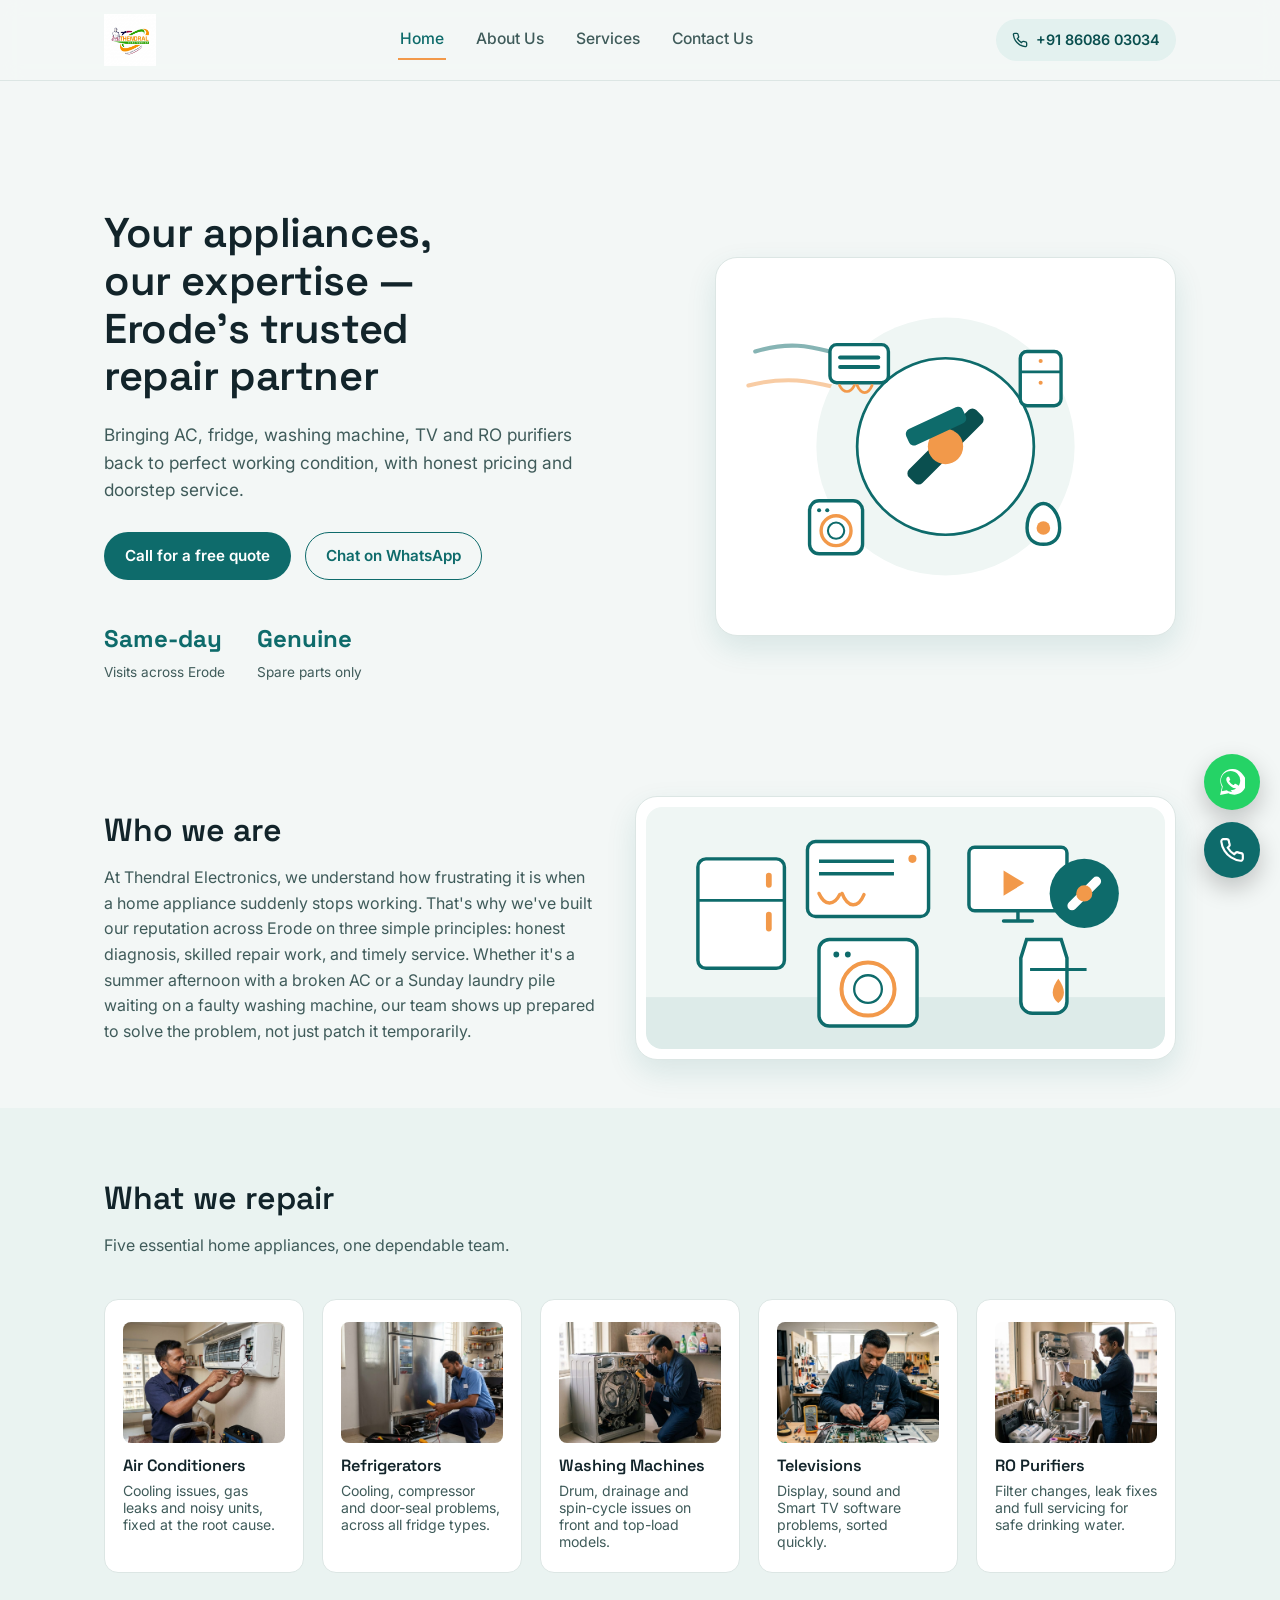
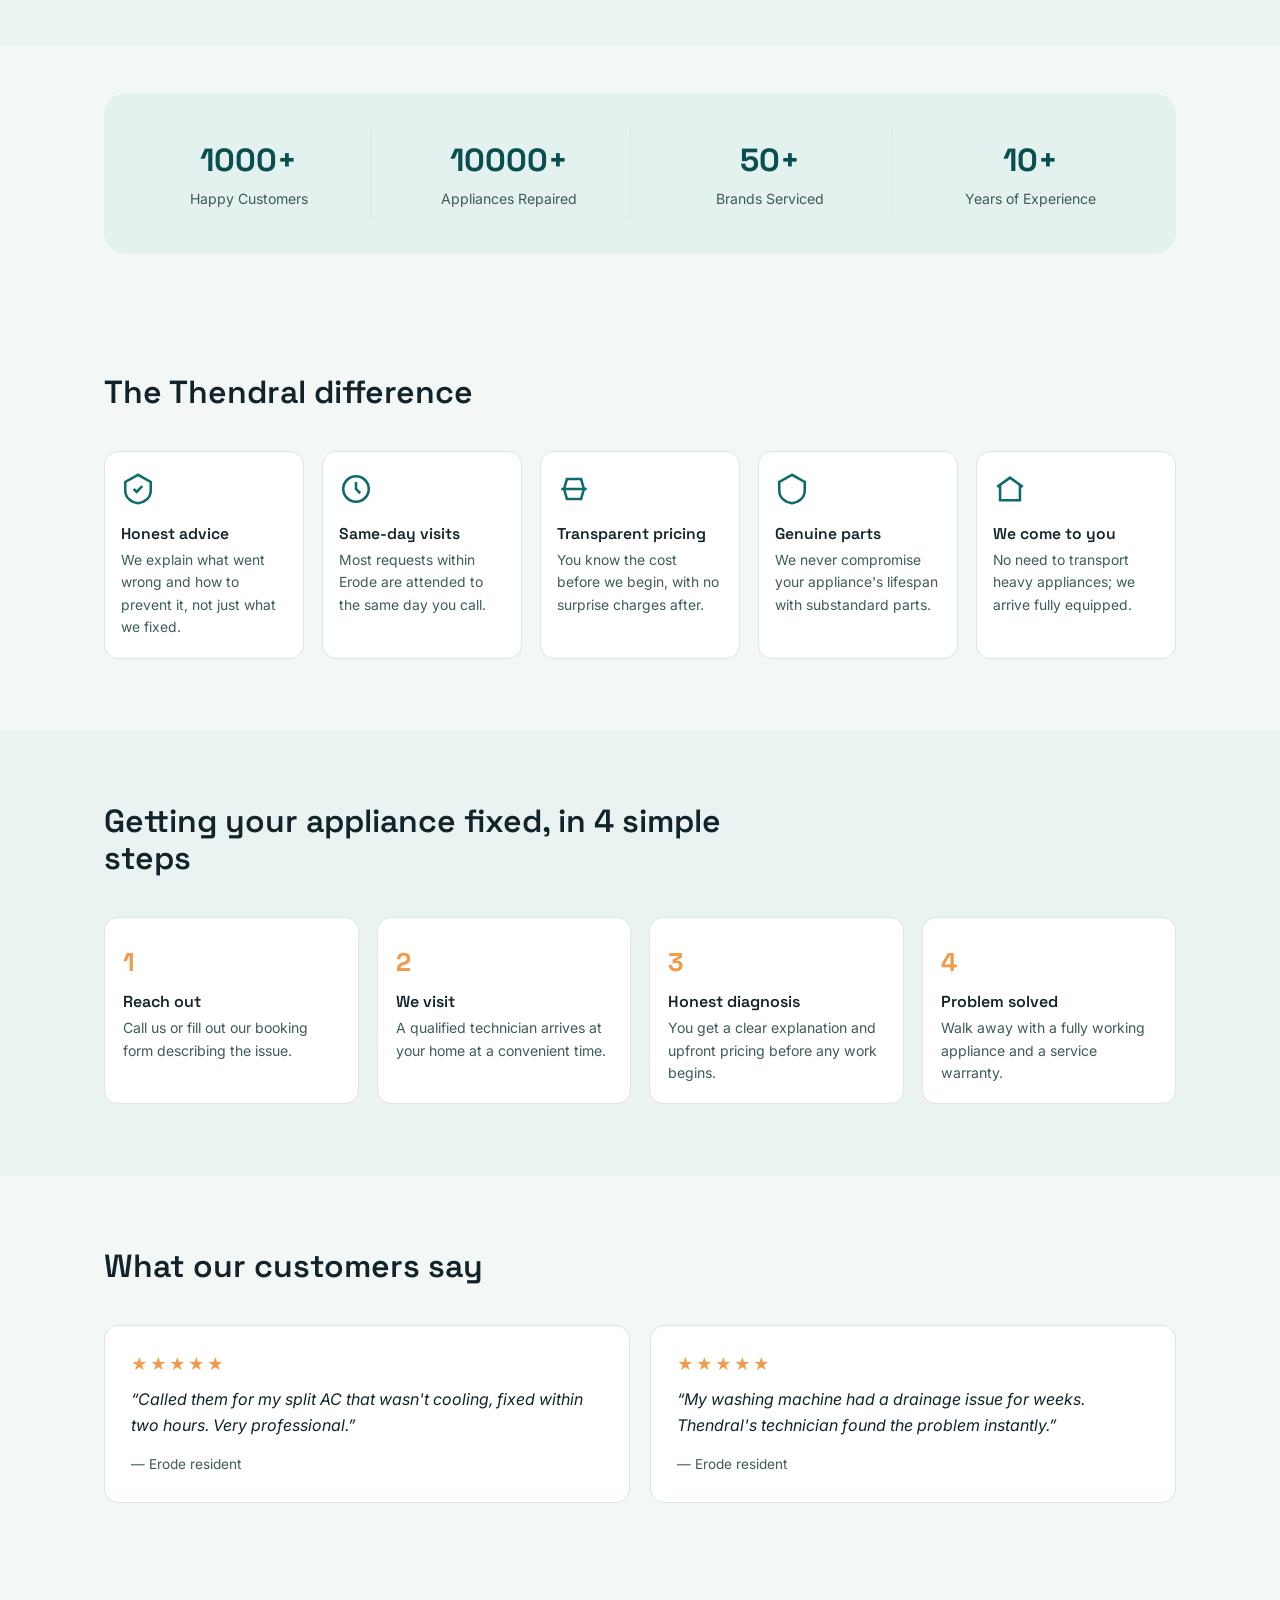
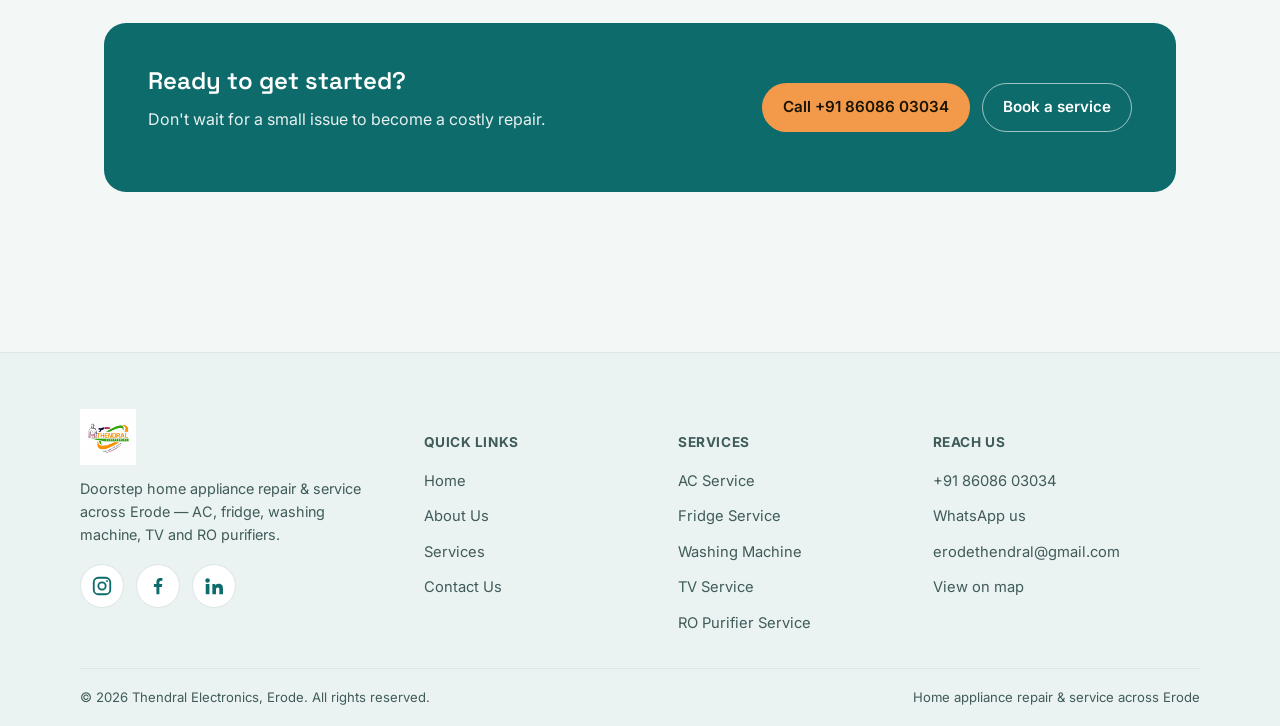
<file: index.html>
<!DOCTYPE html>
<html lang="en">
<head>
  
  <script async src="https://www.googletagmanager.com/gtm.js?id=GTM-MQ8LQF76"></script>
<script>
  window.dataLayer = window.dataLayer || [];
  function gtag(){dataLayer.push(arguments);}
  gtag('js', new Date());
</script>
  
<meta charset="UTF-8">
<meta name="viewport" content="width=device-width, initial-scale=1.0">
<title>Thendral Electronics | Home Appliance Repair &amp; Service in Erode</title>
<meta name="description" content="Thendral Electronics offers AC, fridge, washing machine, TV and RO purifier repair services across Erode. Doorstep service, genuine parts, honest pricing.">
<link rel="preconnect" href="https://fonts.googleapis.com">
<link rel="preconnect" href="https://fonts.gstatic.com" crossorigin>
<link href="https://fonts.googleapis.com/css2?family=Space+Grotesk:wght@500;600;700&family=Inter:wght@400;500;600;700&display=swap" rel="stylesheet">
<link rel="stylesheet" href="style.css">
</head>
<body>

<header class="site">
  <div class="wrap nav-row">
    <a href="index.html" class="brand">
      <img src="images/logo.png" alt="Thendral Electronics logo — fast repair and service">
    </a>
    <nav class="primary" id="primaryNav">
      <a href="index.html" class="active">Home</a>
      <a href="about.html">About Us</a>
      <a href="services.html">Services</a>
      <a href="contact.html">Contact Us</a>
    </nav>
    <div class="header-actions">
      <a class="call-chip" href="tel:+918608603034">
        <svg viewBox="0 0 24 24" fill="none" stroke="currentColor" stroke-width="2"><path d="M22 16.92v3a2 2 0 0 1-2.18 2 19.79 19.79 0 0 1-8.63-3.07 19.5 19.5 0 0 1-6-6 19.79 19.79 0 0 1-3.07-8.67A2 2 0 0 1 4.11 2h3a2 2 0 0 1 2 1.72c.127.96.361 1.903.7 2.81a2 2 0 0 1-.45 2.11L8.09 9.91a16 16 0 0 0 6 6l1.27-1.27a2 2 0 0 1 2.11-.45c.907.339 1.85.573 2.81.7A2 2 0 0 1 22 16.92z"/></svg>
        <span class="long">+91 86086 03034</span>
      </a>
      <button class="menu-toggle" id="menuToggle" aria-label="Toggle menu" aria-expanded="false">
        <span></span><span></span><span></span>
      </button>
    </div>
  </div>
</header>

<main>

<section class="page active" id="page-home">

  <section class="hero">
    <div class="wrap">
      <div>
        <h1>Your appliances, our expertise &mdash; Erode's trusted repair partner</h1>
        <p class="lede">Bringing AC, fridge, washing machine, TV and RO purifiers back to perfect working condition, with honest pricing and doorstep service.</p>
        <div class="hero-ctas">
          <a href="tel:+918608603034" class="btn btn-primary">Call for a free quote</a>
          <a href="https://wa.me/918608603034?text=Hi%20Thendral%20Electronics%2C%20I%20need%20help%20with%20a%20repair." target="_blank" rel="noopener" class="btn btn-outline">Chat on WhatsApp</a>
        </div>
        <div class="hero-stats">
          <div class="stat"><b>Same-day</b><span>Visits across Erode</span></div>
          <div class="stat"><b>Genuine</b><span>Spare parts only</span></div>
        </div>
      </div>
      <div class="hero-art">
        <img src="images/hero.svg" alt="Illustration of a repair badge with a wrench and lightning bolt, surrounded by icons of an air conditioner, refrigerator, washing machine, television and water purifier">
      </div>
    </div>
  </section>

  <section class="tight">
    <div class="wrap">
      <div class="who-we-are">
        <div class="section-head" style="margin-bottom:0;">
          <h2>Who we are</h2>
          <p>At Thendral Electronics, we understand how frustrating it is when a home appliance suddenly stops working. That's why we've built our reputation across Erode on three simple principles: honest diagnosis, skilled repair work, and timely service. Whether it's a summer afternoon with a broken AC or a Sunday laundry pile waiting on a faulty washing machine, our team shows up prepared to solve the problem, not just patch it temporarily.</p>
        </div>
        <div class="img-frame">
          <img src="images/workshop.svg" alt="Illustration of a repair workshop with an air conditioner, television, washing machine, refrigerator, RO purifier and a technician's tool badge">
        </div>
      </div>
    </div>
  </section>

  <section class="band">
    <div class="wrap">
      <div class="section-head">
        <h2>What we repair</h2>
        <p>Five essential home appliances, one dependable team.</p>
      </div>
      <div class="grid-services">
        <button class="service-card" onclick="location.href='services.html'">
          <img class="card-photo" src="images/photo-ac.jpg" alt="Technician repairing a wall-mounted split air conditioner at a customer's home" loading="lazy">
          <h3>Air Conditioners</h3>
          <p>Cooling issues, gas leaks and noisy units, fixed at the root cause.</p>
        </button>
        <button class="service-card" onclick="location.href='services.html'">
          <img class="card-photo" src="images/photo-fridge.jpg" alt="Technician checking the compressor of a refrigerator with a multimeter" loading="lazy">
          <h3>Refrigerators</h3>
          <p>Cooling, compressor and door-seal problems, across all fridge types.</p>
        </button>
        <button class="service-card" onclick="location.href='services.html'">
          <img class="card-photo" src="images/photo-washing-machine.jpg" alt="Technician repairing a washing machine control board at home" loading="lazy">
          <h3>Washing Machines</h3>
          <p>Drum, drainage and spin-cycle issues on front and top-load models.</p>
        </button>
        <button class="service-card" onclick="location.href='services.html'">
          <img class="card-photo" src="images/photo-tv.jpg" alt="Technician repairing a television circuit board in the workshop" loading="lazy">
          <h3>Televisions</h3>
          <p>Display, sound and Smart TV software problems, sorted quickly.</p>
        </button>
        <button class="service-card" onclick="location.href='services.html'">
          <img class="card-photo" src="images/photo-ro.jpg" alt="Technician replacing a filter cartridge in an RO water purifier" loading="lazy">
          <h3>RO Purifiers</h3>
          <p>Filter changes, leak fixes and full servicing for safe drinking water.</p>
        </button>
      </div>
    </div>
  </section>

  <section class="tight">
    <div class="wrap">
      <div class="milestones">
        <div class="milestone"><b>1000+</b><span>Happy Customers</span></div>
        <div class="milestone"><b>10000+</b><span>Appliances Repaired</span></div>
        <div class="milestone"><b>50+</b><span>Brands Serviced</span></div>
        <div class="milestone"><b>10+</b><span>Years of Experience</span></div>
      </div>
    </div>
  </section>

  <section>
    <div class="wrap">
      <div class="section-head">
        <h2>The Thendral difference</h2>
      </div>
      <div class="grid-why">
        <div class="why-card">
          <svg class="ic" viewBox="0 0 24 24" fill="none" stroke="currentColor" stroke-width="1.8" aria-hidden="true"><path d="M12 2 3 7v6c0 5 4 8.5 9 9 5-.5 9-4 9-9V7l-9-5Z"/><path d="m9 12 2 2 4-4"/></svg>
          <h4>Honest advice</h4>
          <p>We explain what went wrong and how to prevent it, not just what we fixed.</p>
        </div>
        <div class="why-card">
          <svg class="ic" viewBox="0 0 24 24" fill="none" stroke="currentColor" stroke-width="1.8" aria-hidden="true"><circle cx="12" cy="12" r="9"/><path d="M12 7v5l3 3"/></svg>
          <h4>Same-day visits</h4>
          <p>Most requests within Erode are attended to the same day you call.</p>
        </div>
        <div class="why-card">
          <svg class="ic" viewBox="0 0 24 24" fill="none" stroke="currentColor" stroke-width="1.8" aria-hidden="true"><path d="M3 12h18"/><path d="M7 5h10l2 7-2 7H7l-2-7 2-7Z"/></svg>
          <h4>Transparent pricing</h4>
          <p>You know the cost before we begin, with no surprise charges after.</p>
        </div>
        <div class="why-card">
          <svg class="ic" viewBox="0 0 24 24" fill="none" stroke="currentColor" stroke-width="1.8" aria-hidden="true"><path d="M12 2 3 7v6c0 5 4 8.5 9 9 5-.5 9-4 9-9V7l-9-5Z"/></svg>
          <h4>Genuine parts</h4>
          <p>We never compromise your appliance's lifespan with substandard parts.</p>
        </div>
        <div class="why-card">
          <svg class="ic" viewBox="0 0 24 24" fill="none" stroke="currentColor" stroke-width="1.8" aria-hidden="true"><path d="M3 10.5 12 4l9 6.5"/><path d="M5 9.5V20h14V9.5"/></svg>
          <h4>We come to you</h4>
          <p>No need to transport heavy appliances; we arrive fully equipped.</p>
        </div>
      </div>
    </div>
  </section>

  <section class="band">
    <div class="wrap">
      <div class="section-head">
        <h2>Getting your appliance fixed, in 4 simple steps</h2>
      </div>
      <div class="steps">
        <div class="step"><div class="num">1</div><h4>Reach out</h4><p>Call us or fill out our booking form describing the issue.</p></div>
        <div class="step"><div class="num">2</div><h4>We visit</h4><p>A qualified technician arrives at your home at a convenient time.</p></div>
        <div class="step"><div class="num">3</div><h4>Honest diagnosis</h4><p>You get a clear explanation and upfront pricing before any work begins.</p></div>
        <div class="step"><div class="num">4</div><h4>Problem solved</h4><p>Walk away with a fully working appliance and a service warranty.</p></div>
      </div>
    </div>
  </section>

  <section>
    <div class="wrap">
      <div class="section-head">
        <h2>What our customers say</h2>
      </div>
      <div class="testimonials">
        <div class="tcard">
          <div class="stars">&#9733;&#9733;&#9733;&#9733;&#9733;</div>
          <p>&ldquo;Called them for my split AC that wasn't cooling, fixed within two hours. Very professional.&rdquo;</p>
          <footer>&mdash; Erode resident</footer>
        </div>
        <div class="tcard">
          <div class="stars">&#9733;&#9733;&#9733;&#9733;&#9733;</div>
          <p>&ldquo;My washing machine had a drainage issue for weeks. Thendral's technician found the problem instantly.&rdquo;</p>
          <footer>&mdash; Erode resident</footer>
        </div>
      </div>
    </div>
  </section>

  <section class="tight">
    <div class="wrap">
      <div class="cta-band">
        <div>
          <h2>Ready to get started?</h2>
          <p>Don't wait for a small issue to become a costly repair.</p>
        </div>
        <div style="display:flex; gap:12px; flex-wrap:wrap;">
          <a href="tel:+918608603034" class="btn btn-accent">Call +91 86086 03034</a>
          <a href="contact.html" class="btn btn-outline">Book a service</a>
        </div>
      </div>
    </div>
  </section>

</section>

</main>

<footer class="site">
  <div class="wrap footer-grid">
    <div class="footer-brand">
      <a href="index.html" class="brand" style="margin-bottom:12px;">
        <img src="images/logo.png" alt="Thendral Electronics logo — fast repair and service">
      </a>
      <p>Doorstep home appliance repair &amp; service across Erode &mdash; AC, fridge, washing machine, TV and RO purifiers.</p>
      <div class="social" aria-label="Follow Thendral Electronics on social media">
        <!-- TODO: replace the three links below with your real page links -->
        <a href="https://www.instagram.com/" target="_blank" rel="noopener" aria-label="Instagram" title="Instagram">
          <svg viewBox="0 0 24 24" fill="none" stroke="currentColor" stroke-width="2" stroke-linecap="round" stroke-linejoin="round"><rect x="3" y="3" width="18" height="18" rx="5"/><circle cx="12" cy="12" r="4"/><circle cx="17.5" cy="6.5" r="1" fill="currentColor" stroke="none"/></svg>
        </a>
        <a href="https://www.facebook.com/" target="_blank" rel="noopener" aria-label="Facebook" title="Facebook">
          <svg viewBox="0 0 24 24" fill="currentColor"><path d="M13.5 21v-8h2.7l.5-3.2h-3.2V7.9c0-.9.4-1.7 1.8-1.7h1.5V3.4c-.3 0-1.3-.2-2.4-.2-2.5 0-4.1 1.5-4.1 4.2v2.4H7.5V13h2.8v8h3.2z"/></svg>
        </a>
        <a href="https://www.linkedin.com/" target="_blank" rel="noopener" aria-label="LinkedIn" title="LinkedIn">
          <svg viewBox="0 0 24 24" fill="currentColor"><path d="M4.98 3.5a2.5 2.5 0 1 1 0 5 2.5 2.5 0 0 1 0-5zM3 9.8h4V21H3V9.8zm6.5 0h3.8v1.6h.1c.5-1 1.8-1.9 3.7-1.9 4 0 4.7 2.6 4.7 6V21h-4v-4.8c0-1.2 0-2.7-1.7-2.7s-1.9 1.3-1.9 2.6V21h-4V9.8z"/></svg>
        </a>
      </div>
    </div>
    <div>
      <h5>Quick links</h5>
      <ul>
        <li><a href="index.html">Home</a></li>
        <li><a href="about.html">About Us</a></li>
        <li><a href="services.html">Services</a></li>
        <li><a href="contact.html">Contact Us</a></li>
      </ul>
    </div>
    <div>
      <h5>Services</h5>
      <ul>
        <li><a href="services.html">AC Service</a></li>
        <li><a href="services.html">Fridge Service</a></li>
        <li><a href="services.html">Washing Machine</a></li>
        <li><a href="services.html">TV Service</a></li>
        <li><a href="services.html">RO Purifier Service</a></li>
      </ul>
    </div>
    <div>
      <h5>Reach us</h5>
      <ul>
        <li><a href="tel:+918608603034">+91 86086 03034</a></li>
        <li><a href="https://wa.me/918608603034" target="_blank" rel="noopener">WhatsApp us</a></li>
        <li><a href="mailto:erodethendral@gmail.com">erodethendral@gmail.com</a></li>
        <li><a href="https://maps.app.goo.gl/3ertDcEhQ1rD154E8" target="_blank" rel="noopener">View on map</a></li>
      </ul>
    </div>
  </div>
  <div class="wrap footer-bottom">
    <span>&copy; <span id="year"></span> Thendral Electronics, Erode. All rights reserved.</span>
    <span>Home appliance repair &amp; service across Erode</span>
  </div>
</footer>

<div class="fab-stack">
  <a class="fab whatsapp" href="https://wa.me/918608603034?text=Hi%20Thendral%20Electronics%2C%20I%20need%20help%20with%20a%20repair." target="_blank" rel="noopener" aria-label="Chat on WhatsApp">
    <span class="fab-label">Chat on WhatsApp</span>
    <svg viewBox="0 0 24 24" fill="currentColor"><path d="M20.5 3.5A10.9 10.9 0 0 0 12.1 0C6.1 0 1.2 4.9 1.2 10.9c0 1.9.5 3.8 1.5 5.4L1 24l7.9-1.6c1.6.9 3.4 1.3 5.2 1.3 6 0 10.9-4.9 10.9-10.9 0-2.9-1.1-5.7-3.5-8.3zM12.1 21.1c-1.6 0-3.2-.4-4.6-1.3l-.3-.2-4.7 1 1-4.6-.2-.3c-1-1.5-1.5-3.2-1.5-5 0-4.9 4-8.9 8.9-8.9 2.4 0 4.6.9 6.3 2.6a8.86 8.86 0 0 1 2.6 6.3c0 4.9-4 8.9-8.9 8.9zm4.9-6.6c-.3-.1-1.6-.8-1.8-.9-.2-.1-.4-.1-.6.1-.2.3-.7.9-.8 1-.2.2-.3.2-.5.1-.3-.1-1.2-.4-2.2-1.4-.8-.7-1.4-1.6-1.6-1.9-.2-.3 0-.5.1-.6.1-.1.3-.3.4-.5.1-.1.2-.3.3-.4.1-.2 0-.4 0-.5-.1-.1-.6-1.5-.8-2-.2-.5-.4-.4-.6-.4h-.5c-.2 0-.5.1-.7.3-.2.3-1 1-1 2.4s1 2.8 1.1 3c.1.2 2 3 4.7 4.2.7.3 1.2.5 1.6.6.7.2 1.3.2 1.8.1.5-.1 1.6-.7 1.9-1.3.2-.6.2-1.1.2-1.2-.1-.2-.3-.2-.5-.3z"/></svg>
  </a>
  <a class="fab call" href="tel:+918608603034" aria-label="Call Thendral Electronics">
    <span class="fab-label">Call now</span>
    <svg viewBox="0 0 24 24" fill="none" stroke="currentColor" stroke-width="2"><path d="M22 16.92v3a2 2 0 0 1-2.18 2 19.79 19.79 0 0 1-8.63-3.07 19.5 19.5 0 0 1-6-6 19.79 19.79 0 0 1-3.07-8.67A2 2 0 0 1 4.11 2h3a2 2 0 0 1 2 1.72c.127.96.361 1.903.7 2.81a2 2 0 0 1-.45 2.11L8.09 9.91a16 16 0 0 0 6 6l1.27-1.27a2 2 0 0 1 2.11-.45c.907.339 1.85.573 2.81.7A2 2 0 0 1 22 16.92z"/></svg>
  </a>
</div>

<script>
(function(){
  var y = document.getElementById('year');
  if(y) y.textContent = new Date().getFullYear();

  var header = document.querySelector('header.site');
  function setHeaderHeight(){
    if(header){ document.documentElement.style.setProperty('--header-h', header.offsetHeight + 'px'); }
  }
  setHeaderHeight();
  window.addEventListener('resize', setHeaderHeight);
  window.addEventListener('load', setHeaderHeight);

  var menuToggle = document.getElementById('menuToggle');
  var primaryNav = document.getElementById('primaryNav');
  if(menuToggle && primaryNav){
    menuToggle.addEventListener('click', function(){
      var open = primaryNav.classList.toggle('open');
      menuToggle.setAttribute('aria-expanded', open ? 'true' : 'false');
      document.body.classList.toggle('menu-open', open);
    });
    primaryNav.querySelectorAll('a').forEach(function(a){
      a.addEventListener('click', function(){
        primaryNav.classList.remove('open');
        document.body.classList.remove('menu-open');
        menuToggle.setAttribute('aria-expanded','false');
      });
    });
  }

  document.querySelectorAll('.faq-item').forEach(function(item){
    var btn = item.querySelector('button');
    var ans = item.querySelector('.a');
    btn.addEventListener('click', function(){
      var isOpen = item.getAttribute('data-open') === 'true';
      document.querySelectorAll('.faq-item').forEach(function(other){
        other.setAttribute('data-open','false');
        other.querySelector('.a').style.maxHeight = null;
      });
      if(!isOpen){
        item.setAttribute('data-open','true');
        ans.style.maxHeight = ans.scrollHeight + 'px';
      }
    });
  });

})();
</script>

</body>
</html>
</file>
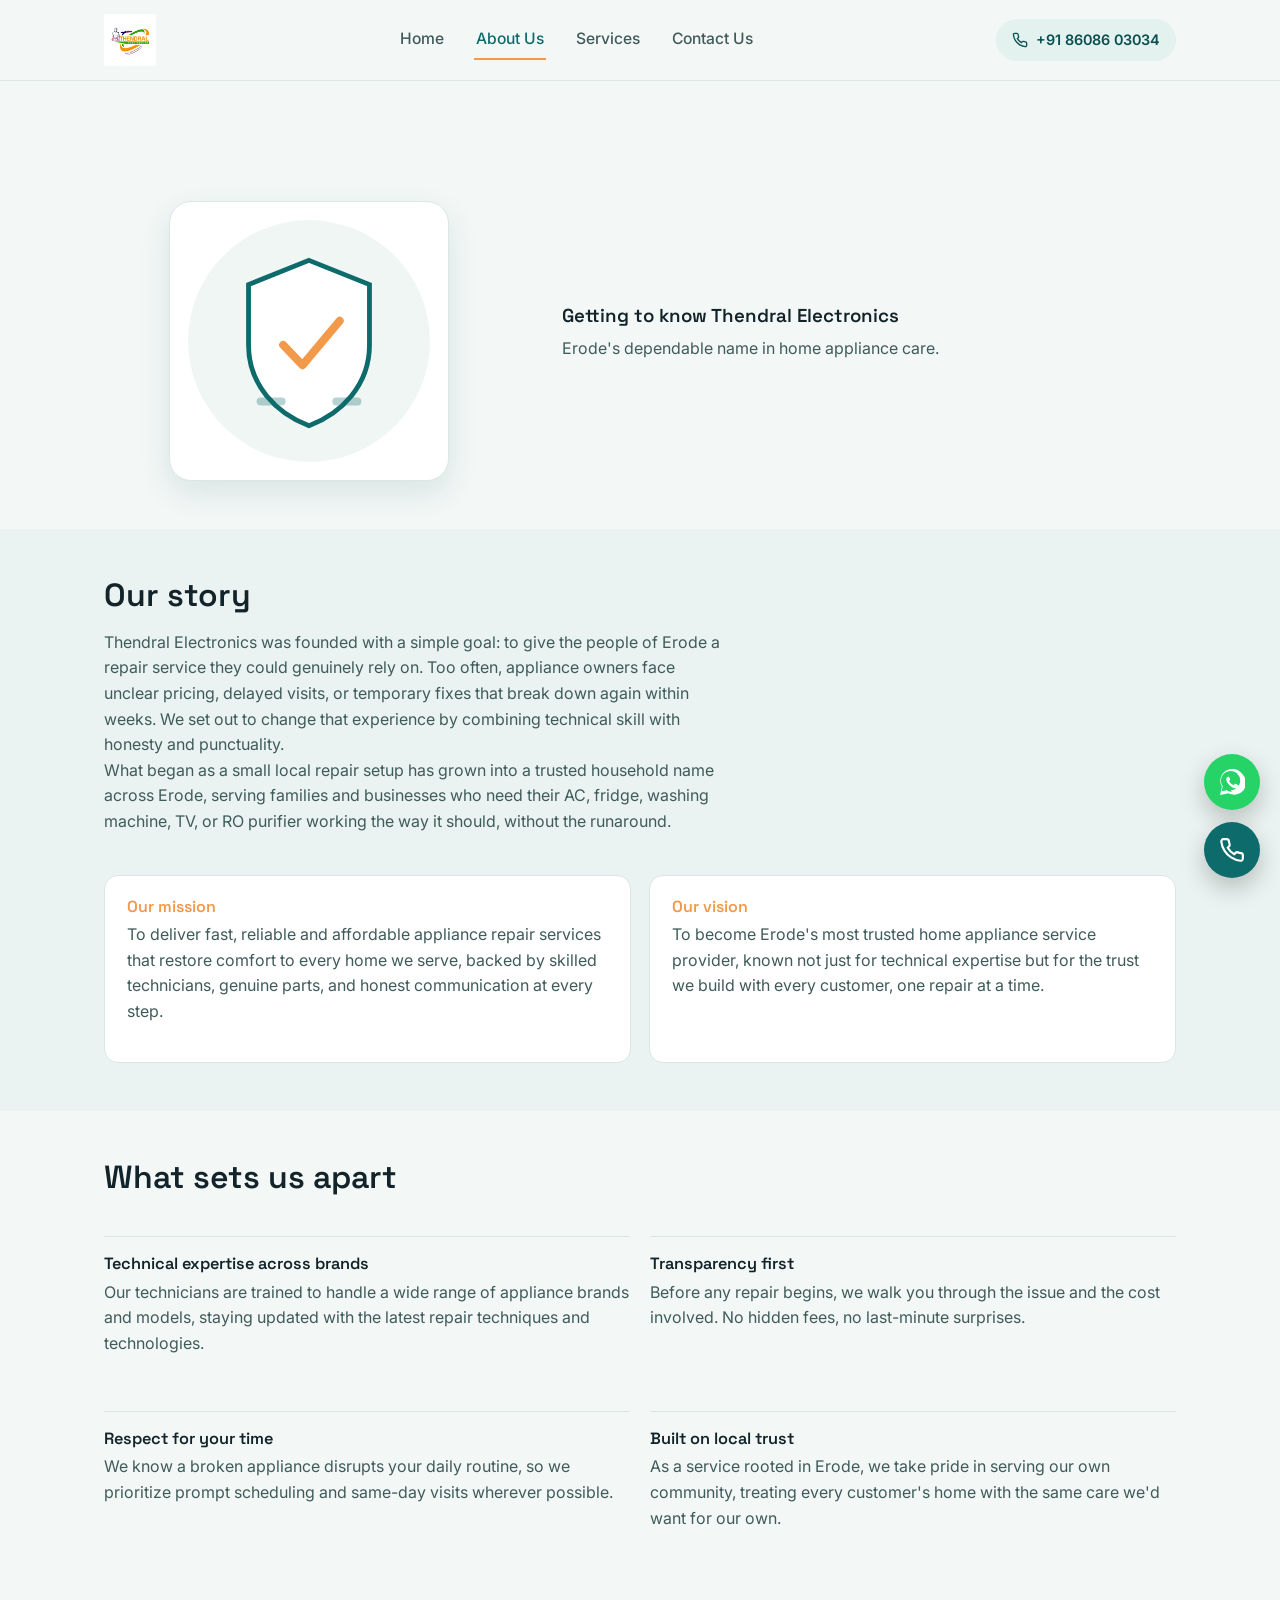
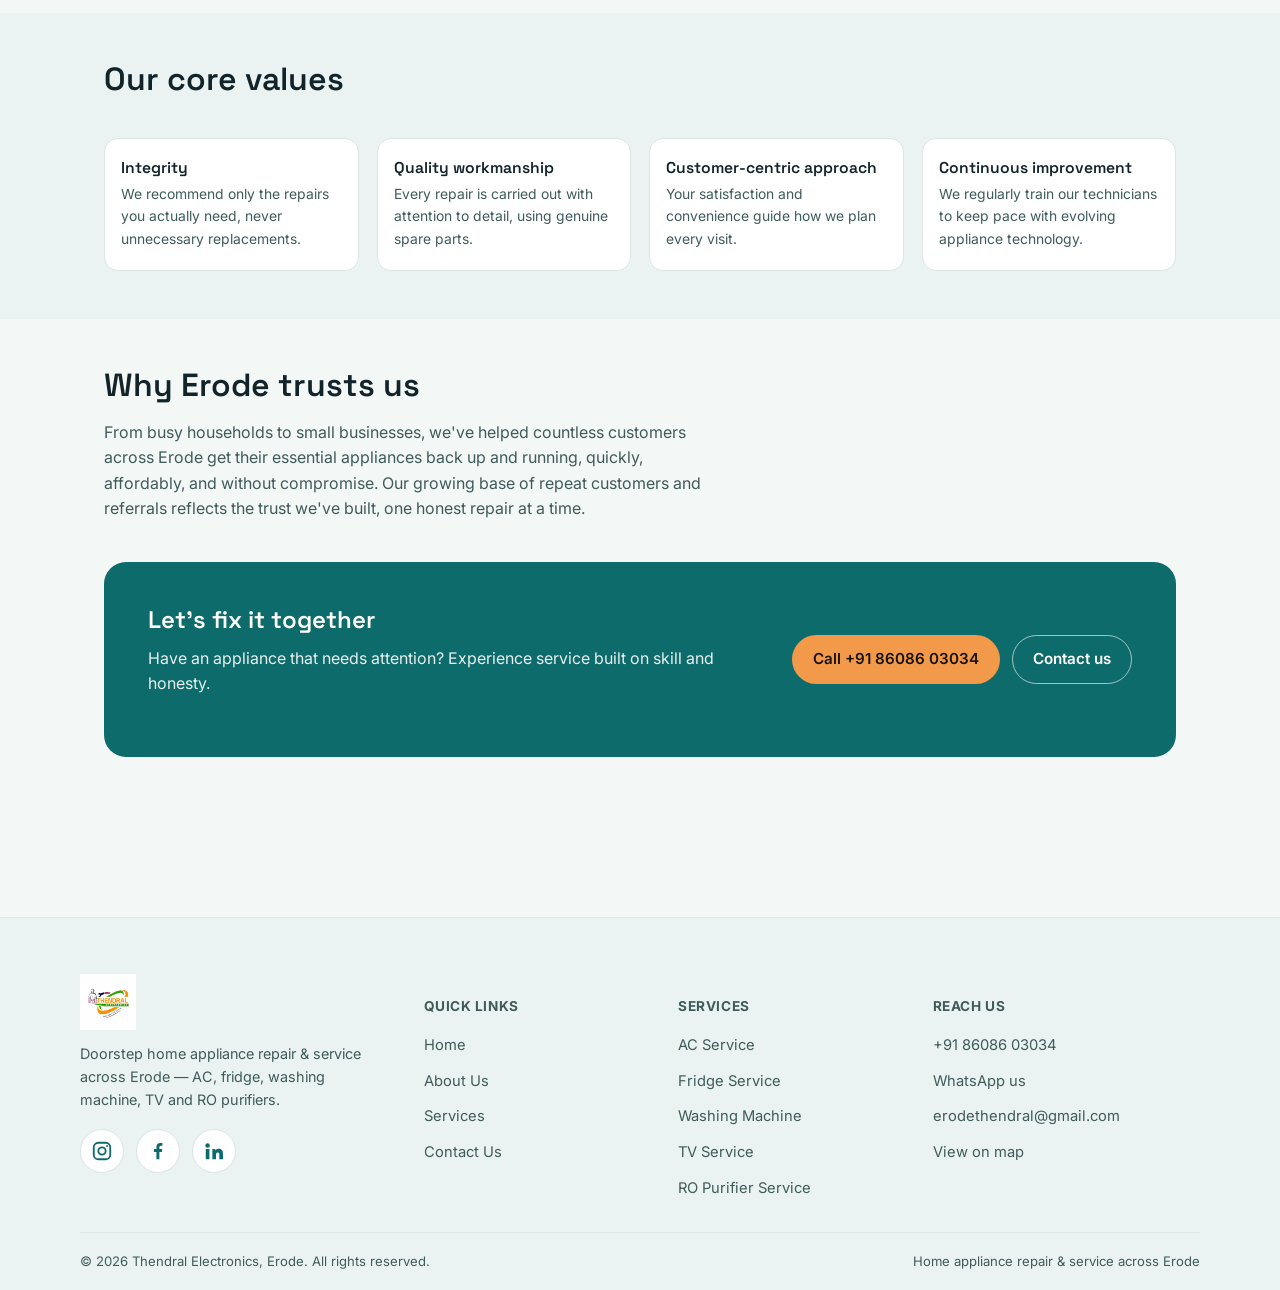
<file: about.html>
<!DOCTYPE html>
<html lang="en">
<head>

  <script async src="https://www.googletagmanager.com/gtm.js?id=GTM-MQ8LQF76"></script>
<script>
  window.dataLayer = window.dataLayer || [];
  function gtag(){dataLayer.push(arguments);}
  gtag('js', new Date());
</script>
  
<meta charset="UTF-8">
<meta name="viewport" content="width=device-width, initial-scale=1.0">
<title>About Us | Thendral Electronics, Erode</title>
<meta name="description" content="Thendral Electronics offers AC, fridge, washing machine, TV and RO purifier repair services across Erode. Doorstep service, genuine parts, honest pricing.">
<link rel="preconnect" href="https://fonts.googleapis.com">
<link rel="preconnect" href="https://fonts.gstatic.com" crossorigin>
<link href="https://fonts.googleapis.com/css2?family=Space+Grotesk:wght@500;600;700&family=Inter:wght@400;500;600;700&display=swap" rel="stylesheet">
<link rel="stylesheet" href="style.css">
</head>
<body>

<header class="site">
  <div class="wrap nav-row">
    <a href="index.html" class="brand">
      <img src="images/logo.png" alt="Thendral Electronics logo — fast repair and service">
    </a>
    <nav class="primary" id="primaryNav">
      <a href="index.html">Home</a>
      <a href="about.html" class="active">About Us</a>
      <a href="services.html">Services</a>
      <a href="contact.html">Contact Us</a>
    </nav>
    <div class="header-actions">
      <a class="call-chip" href="tel:+918608603034">
        <svg viewBox="0 0 24 24" fill="none" stroke="currentColor" stroke-width="2"><path d="M22 16.92v3a2 2 0 0 1-2.18 2 19.79 19.79 0 0 1-8.63-3.07 19.5 19.5 0 0 1-6-6 19.79 19.79 0 0 1-3.07-8.67A2 2 0 0 1 4.11 2h3a2 2 0 0 1 2 1.72c.127.96.361 1.903.7 2.81a2 2 0 0 1-.45 2.11L8.09 9.91a16 16 0 0 0 6 6l1.27-1.27a2 2 0 0 1 2.11-.45c.907.339 1.85.573 2.81.7A2 2 0 0 1 22 16.92z"/></svg>
        <span class="long">+91 86086 03034</span>
      </a>
      <button class="menu-toggle" id="menuToggle" aria-label="Toggle menu" aria-expanded="false">
        <span></span><span></span><span></span>
      </button>
    </div>
  </div>
</header>

<main>

<section class="page active" id="page-about">
  <section class="tight">
    <div class="wrap">
      <div class="about-hero">
        <div class="img-frame" style="max-width:280px; margin:0 auto;">
          <img src="images/about-badge.svg" alt="Illustration of a badge with a checkmark, representing trusted and quality-assured repair work">
        </div>
        <div>
          <h1>Getting to know Thendral Electronics</h1>
          <p class="lede">Erode's dependable name in home appliance care.</p>
        </div>
      </div>
    </div>
  </section>

  <section class="band tight">
    <div class="wrap">
      <div class="section-head">
        <h2>Our story</h2>
        <p>Thendral Electronics was founded with a simple goal: to give the people of Erode a repair service they could genuinely rely on. Too often, appliance owners face unclear pricing, delayed visits, or temporary fixes that break down again within weeks. We set out to change that experience by combining technical skill with honesty and punctuality.</p>
        <p>What began as a small local repair setup has grown into a trusted household name across Erode, serving families and businesses who need their AC, fridge, washing machine, TV, or RO purifier working the way it should, without the runaround.</p>
      </div>
      <div class="values-grid">
        <div class="value-card">
          <h4><span class="k">Our mission</span></h4>
          <p>To deliver fast, reliable and affordable appliance repair services that restore comfort to every home we serve, backed by skilled technicians, genuine parts, and honest communication at every step.</p>
        </div>
        <div class="value-card">
          <h4><span class="k">Our vision</span></h4>
          <p>To become Erode's most trusted home appliance service provider, known not just for technical expertise but for the trust we build with every customer, one repair at a time.</p>
        </div>
      </div>
    </div>
  </section>

  <section class="tight">
    <div class="wrap">
      <div class="section-head">
        <h2>What sets us apart</h2>
      </div>
      <div class="apart-list">
        <div class="apart-item">
          <h4>Technical expertise across brands</h4>
          <p>Our technicians are trained to handle a wide range of appliance brands and models, staying updated with the latest repair techniques and technologies.</p>
        </div>
        <div class="apart-item">
          <h4>Transparency first</h4>
          <p>Before any repair begins, we walk you through the issue and the cost involved. No hidden fees, no last-minute surprises.</p>
        </div>
        <div class="apart-item">
          <h4>Respect for your time</h4>
          <p>We know a broken appliance disrupts your daily routine, so we prioritize prompt scheduling and same-day visits wherever possible.</p>
        </div>
        <div class="apart-item">
          <h4>Built on local trust</h4>
          <p>As a service rooted in Erode, we take pride in serving our own community, treating every customer's home with the same care we'd want for our own.</p>
        </div>
      </div>
    </div>
  </section>

  <section class="band tight">
    <div class="wrap">
      <div class="section-head">
        <h2>Our core values</h2>
      </div>
      <div class="grid-why four">
        <div class="why-card"><h4>Integrity</h4><p>We recommend only the repairs you actually need, never unnecessary replacements.</p></div>
        <div class="why-card"><h4>Quality workmanship</h4><p>Every repair is carried out with attention to detail, using genuine spare parts.</p></div>
        <div class="why-card"><h4>Customer-centric approach</h4><p>Your satisfaction and convenience guide how we plan every visit.</p></div>
        <div class="why-card"><h4>Continuous improvement</h4><p>We regularly train our technicians to keep pace with evolving appliance technology.</p></div>
      </div>
    </div>
  </section>

  <section class="tight">
    <div class="wrap">
      <div class="section-head">
        <h2>Why Erode trusts us</h2>
        <p>From busy households to small businesses, we've helped countless customers across Erode get their essential appliances back up and running, quickly, affordably, and without compromise. Our growing base of repeat customers and referrals reflects the trust we've built, one honest repair at a time.</p>
      </div>
      <div class="cta-band">
        <div>
          <h2>Let's fix it together</h2>
          <p>Have an appliance that needs attention? Experience service built on skill and honesty.</p>
        </div>
        <div style="display:flex; gap:12px; flex-wrap:wrap;">
          <a href="tel:+918608603034" class="btn btn-accent">Call +91 86086 03034</a>
          <a href="contact.html" class="btn btn-outline">Contact us</a>
        </div>
      </div>
    </div>
  </section>
</section>

</main>

<footer class="site">
  <div class="wrap footer-grid">
    <div class="footer-brand">
      <a href="index.html" class="brand" style="margin-bottom:12px;">
        <img src="images/logo.png" alt="Thendral Electronics logo — fast repair and service">
      </a>
      <p>Doorstep home appliance repair &amp; service across Erode &mdash; AC, fridge, washing machine, TV and RO purifiers.</p>
      <div class="social" aria-label="Follow Thendral Electronics on social media">
        <!-- TODO: replace the three links below with your real page links -->
        <a href="https://www.instagram.com/" target="_blank" rel="noopener" aria-label="Instagram" title="Instagram">
          <svg viewBox="0 0 24 24" fill="none" stroke="currentColor" stroke-width="2" stroke-linecap="round" stroke-linejoin="round"><rect x="3" y="3" width="18" height="18" rx="5"/><circle cx="12" cy="12" r="4"/><circle cx="17.5" cy="6.5" r="1" fill="currentColor" stroke="none"/></svg>
        </a>
        <a href="https://www.facebook.com/" target="_blank" rel="noopener" aria-label="Facebook" title="Facebook">
          <svg viewBox="0 0 24 24" fill="currentColor"><path d="M13.5 21v-8h2.7l.5-3.2h-3.2V7.9c0-.9.4-1.7 1.8-1.7h1.5V3.4c-.3 0-1.3-.2-2.4-.2-2.5 0-4.1 1.5-4.1 4.2v2.4H7.5V13h2.8v8h3.2z"/></svg>
        </a>
        <a href="https://www.linkedin.com/" target="_blank" rel="noopener" aria-label="LinkedIn" title="LinkedIn">
          <svg viewBox="0 0 24 24" fill="currentColor"><path d="M4.98 3.5a2.5 2.5 0 1 1 0 5 2.5 2.5 0 0 1 0-5zM3 9.8h4V21H3V9.8zm6.5 0h3.8v1.6h.1c.5-1 1.8-1.9 3.7-1.9 4 0 4.7 2.6 4.7 6V21h-4v-4.8c0-1.2 0-2.7-1.7-2.7s-1.9 1.3-1.9 2.6V21h-4V9.8z"/></svg>
        </a>
      </div>
    </div>
    <div>
      <h5>Quick links</h5>
      <ul>
        <li><a href="index.html">Home</a></li>
        <li><a href="about.html">About Us</a></li>
        <li><a href="services.html">Services</a></li>
        <li><a href="contact.html">Contact Us</a></li>
      </ul>
    </div>
    <div>
      <h5>Services</h5>
      <ul>
        <li><a href="services.html">AC Service</a></li>
        <li><a href="services.html">Fridge Service</a></li>
        <li><a href="services.html">Washing Machine</a></li>
        <li><a href="services.html">TV Service</a></li>
        <li><a href="services.html">RO Purifier Service</a></li>
      </ul>
    </div>
    <div>
      <h5>Reach us</h5>
      <ul>
        <li><a href="tel:+918608603034">+91 86086 03034</a></li>
        <li><a href="https://wa.me/918608603034" target="_blank" rel="noopener">WhatsApp us</a></li>
        <li><a href="mailto:erodethendral@gmail.com">erodethendral@gmail.com</a></li>
        <li><a href="https://maps.app.goo.gl/3ertDcEhQ1rD154E8" target="_blank" rel="noopener">View on map</a></li>
      </ul>
    </div>
  </div>
  <div class="wrap footer-bottom">
    <span>&copy; <span id="year"></span> Thendral Electronics, Erode. All rights reserved.</span>
    <span>Home appliance repair &amp; service across Erode</span>
  </div>
</footer>

<div class="fab-stack">
  <a class="fab whatsapp" href="https://wa.me/918608603034?text=Hi%20Thendral%20Electronics%2C%20I%20need%20help%20with%20a%20repair." target="_blank" rel="noopener" aria-label="Chat on WhatsApp">
    <span class="fab-label">Chat on WhatsApp</span>
    <svg viewBox="0 0 24 24" fill="currentColor"><path d="M20.5 3.5A10.9 10.9 0 0 0 12.1 0C6.1 0 1.2 4.9 1.2 10.9c0 1.9.5 3.8 1.5 5.4L1 24l7.9-1.6c1.6.9 3.4 1.3 5.2 1.3 6 0 10.9-4.9 10.9-10.9 0-2.9-1.1-5.7-3.5-8.3zM12.1 21.1c-1.6 0-3.2-.4-4.6-1.3l-.3-.2-4.7 1 1-4.6-.2-.3c-1-1.5-1.5-3.2-1.5-5 0-4.9 4-8.9 8.9-8.9 2.4 0 4.6.9 6.3 2.6a8.86 8.86 0 0 1 2.6 6.3c0 4.9-4 8.9-8.9 8.9zm4.9-6.6c-.3-.1-1.6-.8-1.8-.9-.2-.1-.4-.1-.6.1-.2.3-.7.9-.8 1-.2.2-.3.2-.5.1-.3-.1-1.2-.4-2.2-1.4-.8-.7-1.4-1.6-1.6-1.9-.2-.3 0-.5.1-.6.1-.1.3-.3.4-.5.1-.1.2-.3.3-.4.1-.2 0-.4 0-.5-.1-.1-.6-1.5-.8-2-.2-.5-.4-.4-.6-.4h-.5c-.2 0-.5.1-.7.3-.2.3-1 1-1 2.4s1 2.8 1.1 3c.1.2 2 3 4.7 4.2.7.3 1.2.5 1.6.6.7.2 1.3.2 1.8.1.5-.1 1.6-.7 1.9-1.3.2-.6.2-1.1.2-1.2-.1-.2-.3-.2-.5-.3z"/></svg>
  </a>
  <a class="fab call" href="tel:+918608603034" aria-label="Call Thendral Electronics">
    <span class="fab-label">Call now</span>
    <svg viewBox="0 0 24 24" fill="none" stroke="currentColor" stroke-width="2"><path d="M22 16.92v3a2 2 0 0 1-2.18 2 19.79 19.79 0 0 1-8.63-3.07 19.5 19.5 0 0 1-6-6 19.79 19.79 0 0 1-3.07-8.67A2 2 0 0 1 4.11 2h3a2 2 0 0 1 2 1.72c.127.96.361 1.903.7 2.81a2 2 0 0 1-.45 2.11L8.09 9.91a16 16 0 0 0 6 6l1.27-1.27a2 2 0 0 1 2.11-.45c.907.339 1.85.573 2.81.7A2 2 0 0 1 22 16.92z"/></svg>
  </a>
</div>

<script>
(function(){
  var y = document.getElementById('year');
  if(y) y.textContent = new Date().getFullYear();

  var header = document.querySelector('header.site');
  function setHeaderHeight(){
    if(header){ document.documentElement.style.setProperty('--header-h', header.offsetHeight + 'px'); }
  }
  setHeaderHeight();
  window.addEventListener('resize', setHeaderHeight);
  window.addEventListener('load', setHeaderHeight);

  var menuToggle = document.getElementById('menuToggle');
  var primaryNav = document.getElementById('primaryNav');
  if(menuToggle && primaryNav){
    menuToggle.addEventListener('click', function(){
      var open = primaryNav.classList.toggle('open');
      menuToggle.setAttribute('aria-expanded', open ? 'true' : 'false');
      document.body.classList.toggle('menu-open', open);
    });
    primaryNav.querySelectorAll('a').forEach(function(a){
      a.addEventListener('click', function(){
        primaryNav.classList.remove('open');
        document.body.classList.remove('menu-open');
        menuToggle.setAttribute('aria-expanded','false');
      });
    });
  }

  document.querySelectorAll('.faq-item').forEach(function(item){
    var btn = item.querySelector('button');
    var ans = item.querySelector('.a');
    btn.addEventListener('click', function(){
      var isOpen = item.getAttribute('data-open') === 'true';
      document.querySelectorAll('.faq-item').forEach(function(other){
        other.setAttribute('data-open','false');
        other.querySelector('.a').style.maxHeight = null;
      });
      if(!isOpen){
        item.setAttribute('data-open','true');
        ans.style.maxHeight = ans.scrollHeight + 'px';
      }
    });
  });

})();
</script>

</body>
</html>
</file>
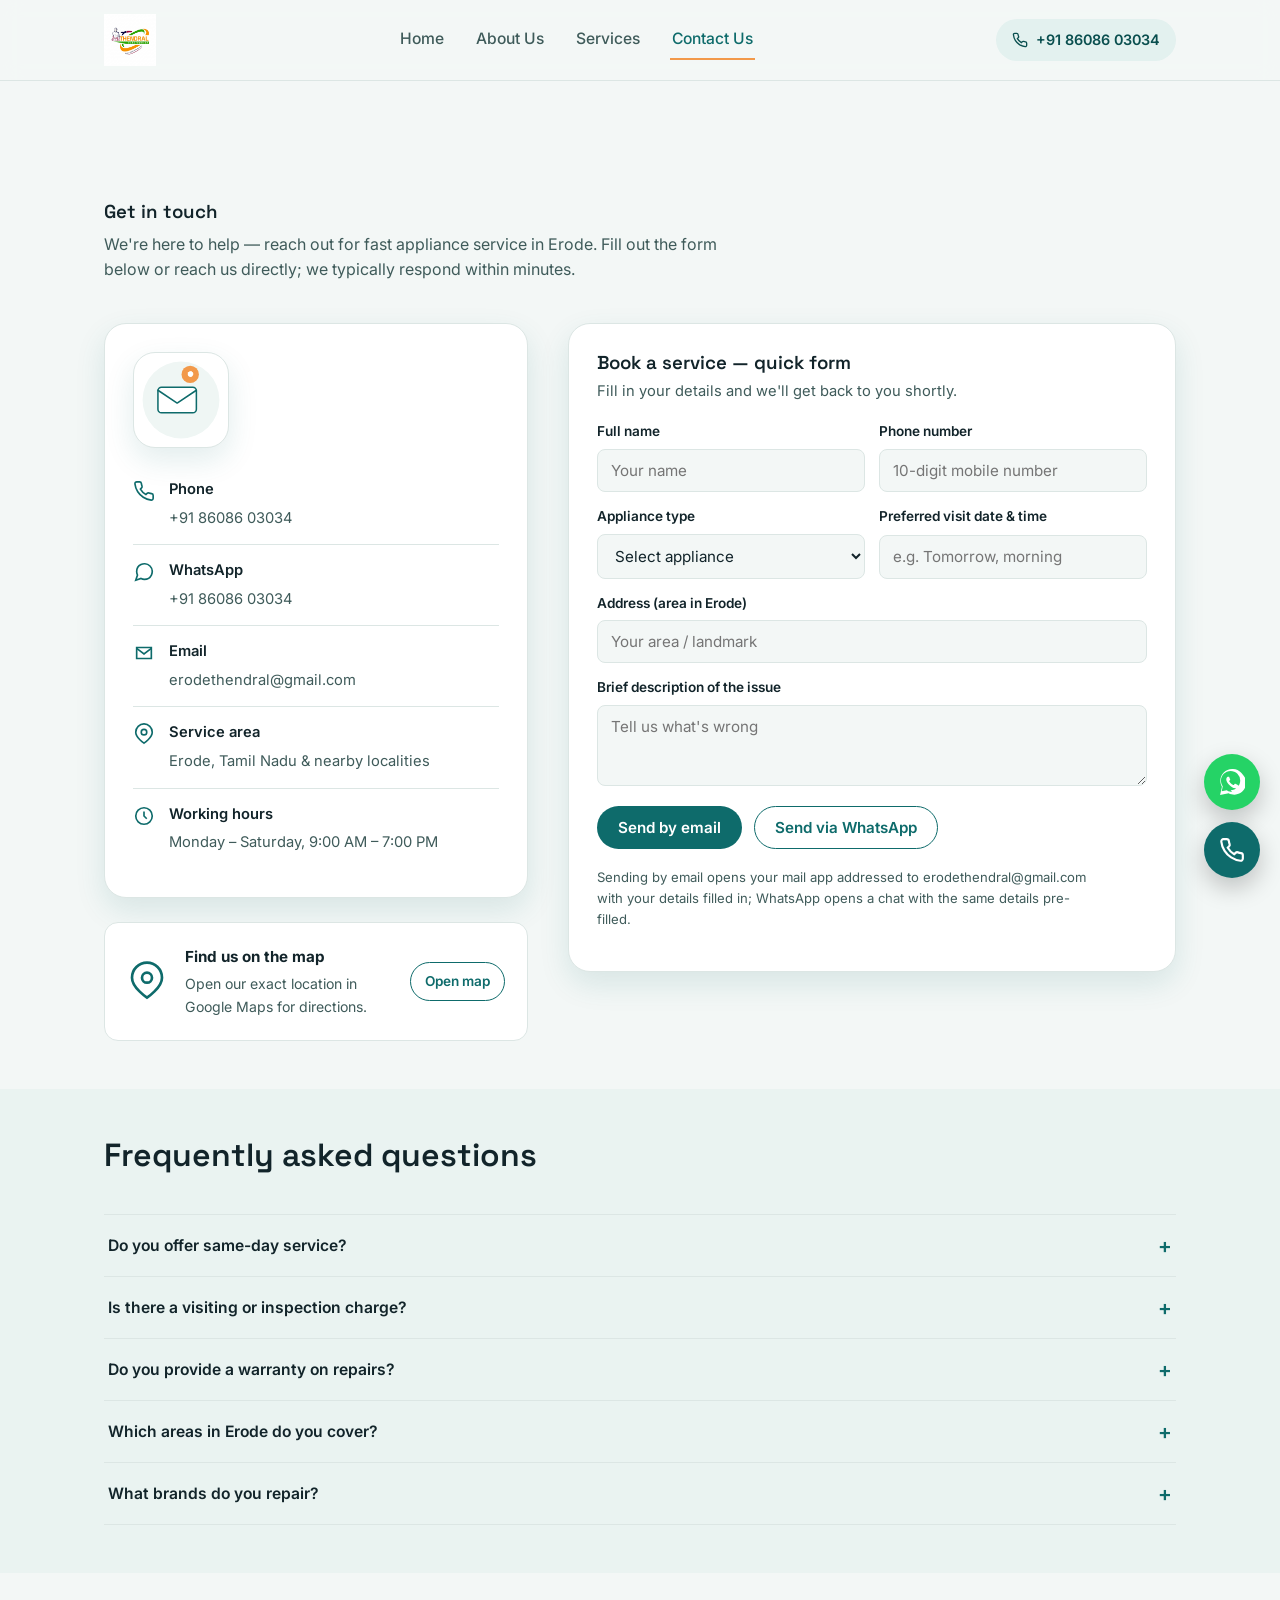
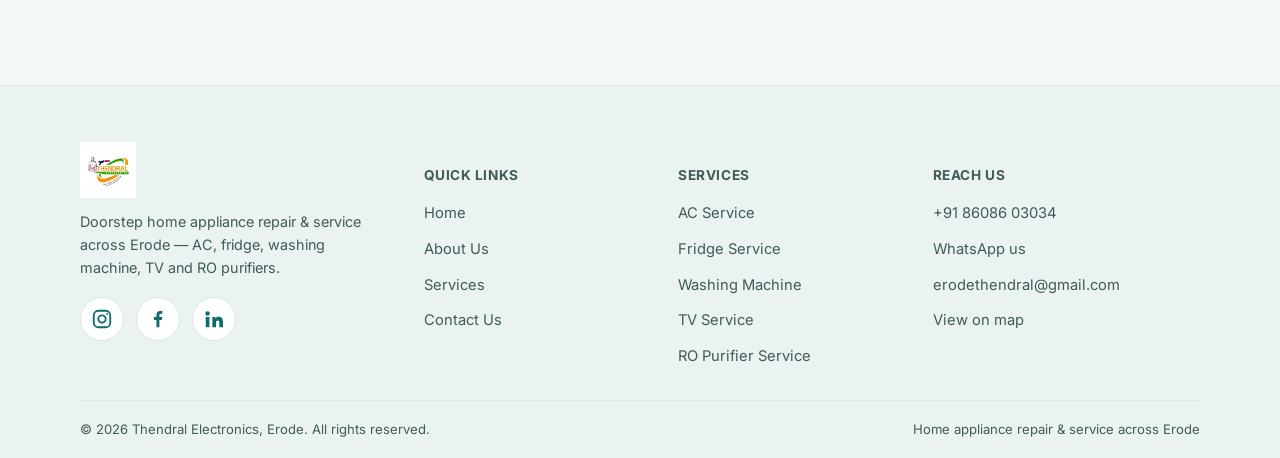
<file: contact.html>
<!DOCTYPE html>
<html lang="en">
<head>

  <script async src="https://www.googletagmanager.com/gtm.js?id=GTM-MQ8LQF76"></script>
<script>
  window.dataLayer = window.dataLayer || [];
  function gtag(){dataLayer.push(arguments);}
  gtag('js', new Date());
</script>
  
<meta charset="UTF-8">
<meta name="viewport" content="width=device-width, initial-scale=1.0">
<title>Contact Us | Thendral Electronics, Erode</title>
<meta name="description" content="Thendral Electronics offers AC, fridge, washing machine, TV and RO purifier repair services across Erode. Doorstep service, genuine parts, honest pricing.">
<link rel="preconnect" href="https://fonts.googleapis.com">
<link rel="preconnect" href="https://fonts.gstatic.com" crossorigin>
<link href="https://fonts.googleapis.com/css2?family=Space+Grotesk:wght@500;600;700&family=Inter:wght@400;500;600;700&display=swap" rel="stylesheet">
<link rel="stylesheet" href="style.css">
</head>
<body>

<header class="site">
  <div class="wrap nav-row">
    <a href="index.html" class="brand">
      <img src="images/logo.png" alt="Thendral Electronics logo — fast repair and service">
    </a>
    <nav class="primary" id="primaryNav">
      <a href="index.html">Home</a>
      <a href="about.html">About Us</a>
      <a href="services.html">Services</a>
      <a href="contact.html" class="active">Contact Us</a>
    </nav>
    <div class="header-actions">
      <a class="call-chip" href="tel:+918608603034">
        <svg viewBox="0 0 24 24" fill="none" stroke="currentColor" stroke-width="2"><path d="M22 16.92v3a2 2 0 0 1-2.18 2 19.79 19.79 0 0 1-8.63-3.07 19.5 19.5 0 0 1-6-6 19.79 19.79 0 0 1-3.07-8.67A2 2 0 0 1 4.11 2h3a2 2 0 0 1 2 1.72c.127.96.361 1.903.7 2.81a2 2 0 0 1-.45 2.11L8.09 9.91a16 16 0 0 0 6 6l1.27-1.27a2 2 0 0 1 2.11-.45c.907.339 1.85.573 2.81.7A2 2 0 0 1 22 16.92z"/></svg>
        <span class="long">+91 86086 03034</span>
      </a>
      <button class="menu-toggle" id="menuToggle" aria-label="Toggle menu" aria-expanded="false">
        <span></span><span></span><span></span>
      </button>
    </div>
  </div>
</header>

<main>

<section class="page active" id="page-contact">
  <section class="tight">
    <div class="wrap">
      <div class="section-head">
        <h1>Get in touch</h1>
        <p class="lede">We're here to help &mdash; reach out for fast appliance service in Erode. Fill out the form below or reach us directly; we typically respond within minutes.</p>
      </div>

      <div class="contact-grid">
        <div>
          <div class="contact-card" style="margin-bottom:20px;">
            <div class="img-frame" style="width:96px; margin-bottom:16px; padding:6px;">
            <img src="images/contact-envelope.svg" alt="Illustration of a message envelope and chat bubble representing ways to contact Thendral Electronics">
          </div>
            <div class="info-row">
              <svg class="ic" viewBox="0 0 24 24" fill="none" stroke="currentColor" stroke-width="1.8"><path d="M22 16.92v3a2 2 0 0 1-2.18 2 19.79 19.79 0 0 1-8.63-3.07 19.5 19.5 0 0 1-6-6 19.79 19.79 0 0 1-3.07-8.67A2 2 0 0 1 4.11 2h3a2 2 0 0 1 2 1.72c.127.96.361 1.903.7 2.81a2 2 0 0 1-.45 2.11L8.09 9.91a16 16 0 0 0 6 6l1.27-1.27a2 2 0 0 1 2.11-.45c.907.339 1.85.573 2.81.7A2 2 0 0 1 22 16.92z"/></svg>
              <div><h5>Phone</h5><a href="tel:+918608603034">+91 86086 03034</a></div>
            </div>
            <div class="info-row">
              <svg class="ic" viewBox="0 0 24 24" fill="none" stroke="currentColor" stroke-width="1.8"><path d="M21 11.5a8.38 8.38 0 0 1-.9 3.8 8.5 8.5 0 0 1-7.6 4.7 8.38 8.38 0 0 1-3.8-.9L3 21l1.9-5.7a8.38 8.38 0 0 1-.9-3.8 8.5 8.5 0 0 1 4.7-7.6 8.38 8.38 0 0 1 3.8-.9h.5a8.48 8.48 0 0 1 8 8v.5z"/></svg>
              <div><h5>WhatsApp</h5><a href="https://wa.me/918608603034?text=Hi%20Thendral%20Electronics%2C%20I%20need%20help%20with%20a%20repair." target="_blank" rel="noopener">+91 86086 03034</a></div>
            </div>
            <div class="info-row">
              <svg class="ic" viewBox="0 0 24 24" fill="none" stroke="currentColor" stroke-width="1.8"><path d="M4 4h16v16H4z" opacity="0"/><path d="M4 6h16v12H4z"/><path d="m4 7 8 6 8-6"/></svg>
              <div><h5>Email</h5><a href="mailto:erodethendral@gmail.com">erodethendral@gmail.com</a></div>
            </div>
            <div class="info-row">
              <svg class="ic" viewBox="0 0 24 24" fill="none" stroke="currentColor" stroke-width="1.8"><path d="M21 10c0 6-9 12-9 12s-9-6-9-12a9 9 0 0 1 18 0Z"/><circle cx="12" cy="10" r="3"/></svg>
              <div><h5>Service area</h5><span>Erode, Tamil Nadu &amp; nearby localities</span></div>
            </div>
            <div class="info-row">
              <svg class="ic" viewBox="0 0 24 24" fill="none" stroke="currentColor" stroke-width="1.8"><circle cx="12" cy="12" r="9"/><path d="M12 7v5l3 3"/></svg>
              <div><h5>Working hours</h5><span>Monday &ndash; Saturday, 9:00 AM &ndash; 7:00 PM</span></div>
            </div>
          </div>

          <div class="map-card">
            <svg class="ic" viewBox="0 0 24 24" fill="none" stroke="currentColor" stroke-width="1.6"><path d="M21 10c0 6-9 12-9 12s-9-6-9-12a9 9 0 0 1 18 0Z"/><circle cx="12" cy="10" r="3"/></svg>
            <div style="flex:1; min-width:180px;">
              <h5 style="margin:0 0 4px; font-size:0.95rem;">Find us on the map</h5>
              <p style="margin:0; font-size:0.88rem;">Open our exact location in Google Maps for directions.</p>
            </div>
            <a href="https://maps.app.goo.gl/3ertDcEhQ1rD154E8" target="_blank" rel="noopener" class="btn btn-outline btn-sm">Open map</a>
          </div>
        </div>

        <div class="contact-card">
          <h3 style="margin-bottom:6px;">Book a service &mdash; quick form</h3>
          <p style="margin-bottom:18px; font-size:0.92rem;">Fill in your details and we'll get back to you shortly.</p>
          <form class="enquiry" id="enquiryForm">
            <div class="field-row">
              <div class="field">
                <label for="fname">Full name</label>
                <input type="text" id="fname" name="fname" placeholder="Your name" required>
              </div>
              <div class="field">
                <label for="fphone">Phone number</label>
                <input type="tel" id="fphone" name="fphone" placeholder="10-digit mobile number" required>
              </div>
            </div>
            <div class="field-row">
              <div class="field">
                <label for="fappliance">Appliance type</label>
                <select id="fappliance" name="fappliance" required>
                  <option value="">Select appliance</option>
                  <option>AC</option>
                  <option>Fridge</option>
                  <option>Washing Machine</option>
                  <option>TV</option>
                  <option>RO Purifier</option>
                </select>
              </div>
              <div class="field">
                <label for="fwhen">Preferred visit date &amp; time</label>
                <input type="text" id="fwhen" name="fwhen" placeholder="e.g. Tomorrow, morning">
              </div>
            </div>
            <div class="field">
              <label for="faddress">Address (area in Erode)</label>
              <input type="text" id="faddress" name="faddress" placeholder="Your area / landmark">
            </div>
            <div class="field">
              <label for="fissue">Brief description of the issue</label>
              <textarea id="fissue" name="fissue" rows="3" placeholder="Tell us what's wrong" required></textarea>
            </div>
            <div class="form-actions">
              <button type="submit" class="btn btn-primary">Send by email</button>
              <button type="button" class="btn btn-outline" id="sendWhatsapp">Send via WhatsApp</button>
            </div>
            <p class="form-note">Sending by email opens your mail app addressed to erodethendral@gmail.com with your details filled in; WhatsApp opens a chat with the same details pre-filled.</p>
            <div class="form-status" id="formStatus"></div>
          </form>
        </div>
      </div>
    </div>
  </section>

  <section class="band tight">
    <div class="wrap">
      <div class="section-head">
        <h2>Frequently asked questions</h2>
      </div>
      <div class="faq" id="faq">
        <div class="faq-item">
          <button type="button">Do you offer same-day service?<span class="plus">+</span></button>
          <div class="a"><p>Yes, in most cases we're able to schedule a technician visit on the same day, depending on availability.</p></div>
        </div>
        <div class="faq-item">
          <button type="button">Is there a visiting or inspection charge?<span class="plus">+</span></button>
          <div class="a"><p>A nominal visiting charge may apply, which is adjusted against the final repair cost. Ask our team for the exact amount when you call.</p></div>
        </div>
        <div class="faq-item">
          <button type="button">Do you provide a warranty on repairs?<span class="plus">+</span></button>
          <div class="a"><p>Yes, all our repairs come with a service warranty. Terms are shared at the time of service.</p></div>
        </div>
        <div class="faq-item">
          <button type="button">Which areas in Erode do you cover?<span class="plus">+</span></button>
          <div class="a"><p>We currently serve most residential and commercial areas across Erode. Contact us to confirm service availability at your location.</p></div>
        </div>
        <div class="faq-item">
          <button type="button">What brands do you repair?<span class="plus">+</span></button>
          <div class="a"><p>We service all major appliance brands across AC, refrigerator, washing machine, TV, and RO purifier categories.</p></div>
        </div>
      </div>
    </div>
  </section>
</section>

</main>

<footer class="site">
  <div class="wrap footer-grid">
    <div class="footer-brand">
      <a href="index.html" class="brand" style="margin-bottom:12px;">
        <img src="images/logo.png" alt="Thendral Electronics logo — fast repair and service">
      </a>
      <p>Doorstep home appliance repair &amp; service across Erode &mdash; AC, fridge, washing machine, TV and RO purifiers.</p>
      <div class="social" aria-label="Follow Thendral Electronics on social media">
        <!-- TODO: replace the three links below with your real page links -->
        <a href="https://www.instagram.com/" target="_blank" rel="noopener" aria-label="Instagram" title="Instagram">
          <svg viewBox="0 0 24 24" fill="none" stroke="currentColor" stroke-width="2" stroke-linecap="round" stroke-linejoin="round"><rect x="3" y="3" width="18" height="18" rx="5"/><circle cx="12" cy="12" r="4"/><circle cx="17.5" cy="6.5" r="1" fill="currentColor" stroke="none"/></svg>
        </a>
        <a href="https://www.facebook.com/" target="_blank" rel="noopener" aria-label="Facebook" title="Facebook">
          <svg viewBox="0 0 24 24" fill="currentColor"><path d="M13.5 21v-8h2.7l.5-3.2h-3.2V7.9c0-.9.4-1.7 1.8-1.7h1.5V3.4c-.3 0-1.3-.2-2.4-.2-2.5 0-4.1 1.5-4.1 4.2v2.4H7.5V13h2.8v8h3.2z"/></svg>
        </a>
        <a href="https://www.linkedin.com/" target="_blank" rel="noopener" aria-label="LinkedIn" title="LinkedIn">
          <svg viewBox="0 0 24 24" fill="currentColor"><path d="M4.98 3.5a2.5 2.5 0 1 1 0 5 2.5 2.5 0 0 1 0-5zM3 9.8h4V21H3V9.8zm6.5 0h3.8v1.6h.1c.5-1 1.8-1.9 3.7-1.9 4 0 4.7 2.6 4.7 6V21h-4v-4.8c0-1.2 0-2.7-1.7-2.7s-1.9 1.3-1.9 2.6V21h-4V9.8z"/></svg>
        </a>
      </div>
    </div>
    <div>
      <h5>Quick links</h5>
      <ul>
        <li><a href="index.html">Home</a></li>
        <li><a href="about.html">About Us</a></li>
        <li><a href="services.html">Services</a></li>
        <li><a href="contact.html">Contact Us</a></li>
      </ul>
    </div>
    <div>
      <h5>Services</h5>
      <ul>
        <li><a href="services.html">AC Service</a></li>
        <li><a href="services.html">Fridge Service</a></li>
        <li><a href="services.html">Washing Machine</a></li>
        <li><a href="services.html">TV Service</a></li>
        <li><a href="services.html">RO Purifier Service</a></li>
      </ul>
    </div>
    <div>
      <h5>Reach us</h5>
      <ul>
        <li><a href="tel:+918608603034">+91 86086 03034</a></li>
        <li><a href="https://wa.me/918608603034" target="_blank" rel="noopener">WhatsApp us</a></li>
        <li><a href="mailto:erodethendral@gmail.com">erodethendral@gmail.com</a></li>
        <li><a href="https://maps.app.goo.gl/3ertDcEhQ1rD154E8" target="_blank" rel="noopener">View on map</a></li>
      </ul>
    </div>
  </div>
  <div class="wrap footer-bottom">
    <span>&copy; <span id="year"></span> Thendral Electronics, Erode. All rights reserved.</span>
    <span>Home appliance repair &amp; service across Erode</span>
  </div>
</footer>

<div class="fab-stack">
  <a class="fab whatsapp" href="https://wa.me/918608603034?text=Hi%20Thendral%20Electronics%2C%20I%20need%20help%20with%20a%20repair." target="_blank" rel="noopener" aria-label="Chat on WhatsApp">
    <span class="fab-label">Chat on WhatsApp</span>
    <svg viewBox="0 0 24 24" fill="currentColor"><path d="M20.5 3.5A10.9 10.9 0 0 0 12.1 0C6.1 0 1.2 4.9 1.2 10.9c0 1.9.5 3.8 1.5 5.4L1 24l7.9-1.6c1.6.9 3.4 1.3 5.2 1.3 6 0 10.9-4.9 10.9-10.9 0-2.9-1.1-5.7-3.5-8.3zM12.1 21.1c-1.6 0-3.2-.4-4.6-1.3l-.3-.2-4.7 1 1-4.6-.2-.3c-1-1.5-1.5-3.2-1.5-5 0-4.9 4-8.9 8.9-8.9 2.4 0 4.6.9 6.3 2.6a8.86 8.86 0 0 1 2.6 6.3c0 4.9-4 8.9-8.9 8.9zm4.9-6.6c-.3-.1-1.6-.8-1.8-.9-.2-.1-.4-.1-.6.1-.2.3-.7.9-.8 1-.2.2-.3.2-.5.1-.3-.1-1.2-.4-2.2-1.4-.8-.7-1.4-1.6-1.6-1.9-.2-.3 0-.5.1-.6.1-.1.3-.3.4-.5.1-.1.2-.3.3-.4.1-.2 0-.4 0-.5-.1-.1-.6-1.5-.8-2-.2-.5-.4-.4-.6-.4h-.5c-.2 0-.5.1-.7.3-.2.3-1 1-1 2.4s1 2.8 1.1 3c.1.2 2 3 4.7 4.2.7.3 1.2.5 1.6.6.7.2 1.3.2 1.8.1.5-.1 1.6-.7 1.9-1.3.2-.6.2-1.1.2-1.2-.1-.2-.3-.2-.5-.3z"/></svg>
  </a>
  <a class="fab call" href="tel:+918608603034" aria-label="Call Thendral Electronics">
    <span class="fab-label">Call now</span>
    <svg viewBox="0 0 24 24" fill="none" stroke="currentColor" stroke-width="2"><path d="M22 16.92v3a2 2 0 0 1-2.18 2 19.79 19.79 0 0 1-8.63-3.07 19.5 19.5 0 0 1-6-6 19.79 19.79 0 0 1-3.07-8.67A2 2 0 0 1 4.11 2h3a2 2 0 0 1 2 1.72c.127.96.361 1.903.7 2.81a2 2 0 0 1-.45 2.11L8.09 9.91a16 16 0 0 0 6 6l1.27-1.27a2 2 0 0 1 2.11-.45c.907.339 1.85.573 2.81.7A2 2 0 0 1 22 16.92z"/></svg>
  </a>
</div>

<script>
(function(){
  var y = document.getElementById('year');
  if(y) y.textContent = new Date().getFullYear();

  var header = document.querySelector('header.site');
  function setHeaderHeight(){
    if(header){ document.documentElement.style.setProperty('--header-h', header.offsetHeight + 'px'); }
  }
  setHeaderHeight();
  window.addEventListener('resize', setHeaderHeight);
  window.addEventListener('load', setHeaderHeight);

  var menuToggle = document.getElementById('menuToggle');
  var primaryNav = document.getElementById('primaryNav');
  if(menuToggle && primaryNav){
    menuToggle.addEventListener('click', function(){
      var open = primaryNav.classList.toggle('open');
      menuToggle.setAttribute('aria-expanded', open ? 'true' : 'false');
      document.body.classList.toggle('menu-open', open);
    });
    primaryNav.querySelectorAll('a').forEach(function(a){
      a.addEventListener('click', function(){
        primaryNav.classList.remove('open');
        document.body.classList.remove('menu-open');
        menuToggle.setAttribute('aria-expanded','false');
      });
    });
  }

  document.querySelectorAll('.faq-item').forEach(function(item){
    var btn = item.querySelector('button');
    var ans = item.querySelector('.a');
    btn.addEventListener('click', function(){
      var isOpen = item.getAttribute('data-open') === 'true';
      document.querySelectorAll('.faq-item').forEach(function(other){
        other.setAttribute('data-open','false');
        other.querySelector('.a').style.maxHeight = null;
      });
      if(!isOpen){
        item.setAttribute('data-open','true');
        ans.style.maxHeight = ans.scrollHeight + 'px';
      }
    });
  });

  var form = document.getElementById('enquiryForm');
  var status = document.getElementById('formStatus');
  if(form){
    function buildMessage(){
      var name = document.getElementById('fname').value.trim();
      var phone = document.getElementById('fphone').value.trim();
      var appliance = document.getElementById('fappliance').value;
      var when = document.getElementById('fwhen').value.trim();
      var address = document.getElementById('faddress').value.trim();
      var issue = document.getElementById('fissue').value.trim();
      return [
        'New service request from Thendral Electronics website:',
        'Name: ' + name,
        'Phone: ' + phone,
        'Appliance: ' + appliance,
        'Preferred visit: ' + (when || 'Not specified'),
        'Address: ' + (address || 'Not specified'),
        'Issue: ' + issue
      ].join('\n');
    }
    form.addEventListener('submit', function(e){
      e.preventDefault();
      if(!form.checkValidity()){ form.reportValidity(); return; }
      var subject = encodeURIComponent('Service Request - ' + (document.getElementById('fappliance').value || 'Appliance'));
      window.location.href = 'mailto:erodethendral@gmail.com?subject=' + subject + '&body=' + encodeURIComponent(buildMessage());
      status.textContent = 'Opening your email app with your request filled in...';
      status.classList.add('show');
    });
    document.getElementById('sendWhatsapp').addEventListener('click', function(){
      if(!form.checkValidity()){ form.reportValidity(); return; }
      window.open('https://wa.me/918608603034?text=' + encodeURIComponent(buildMessage()), '_blank');
      status.textContent = 'Opening WhatsApp with your request filled in...';
      status.classList.add('show');
    });
  }
})();
</script>

</body>
</html>
</file>
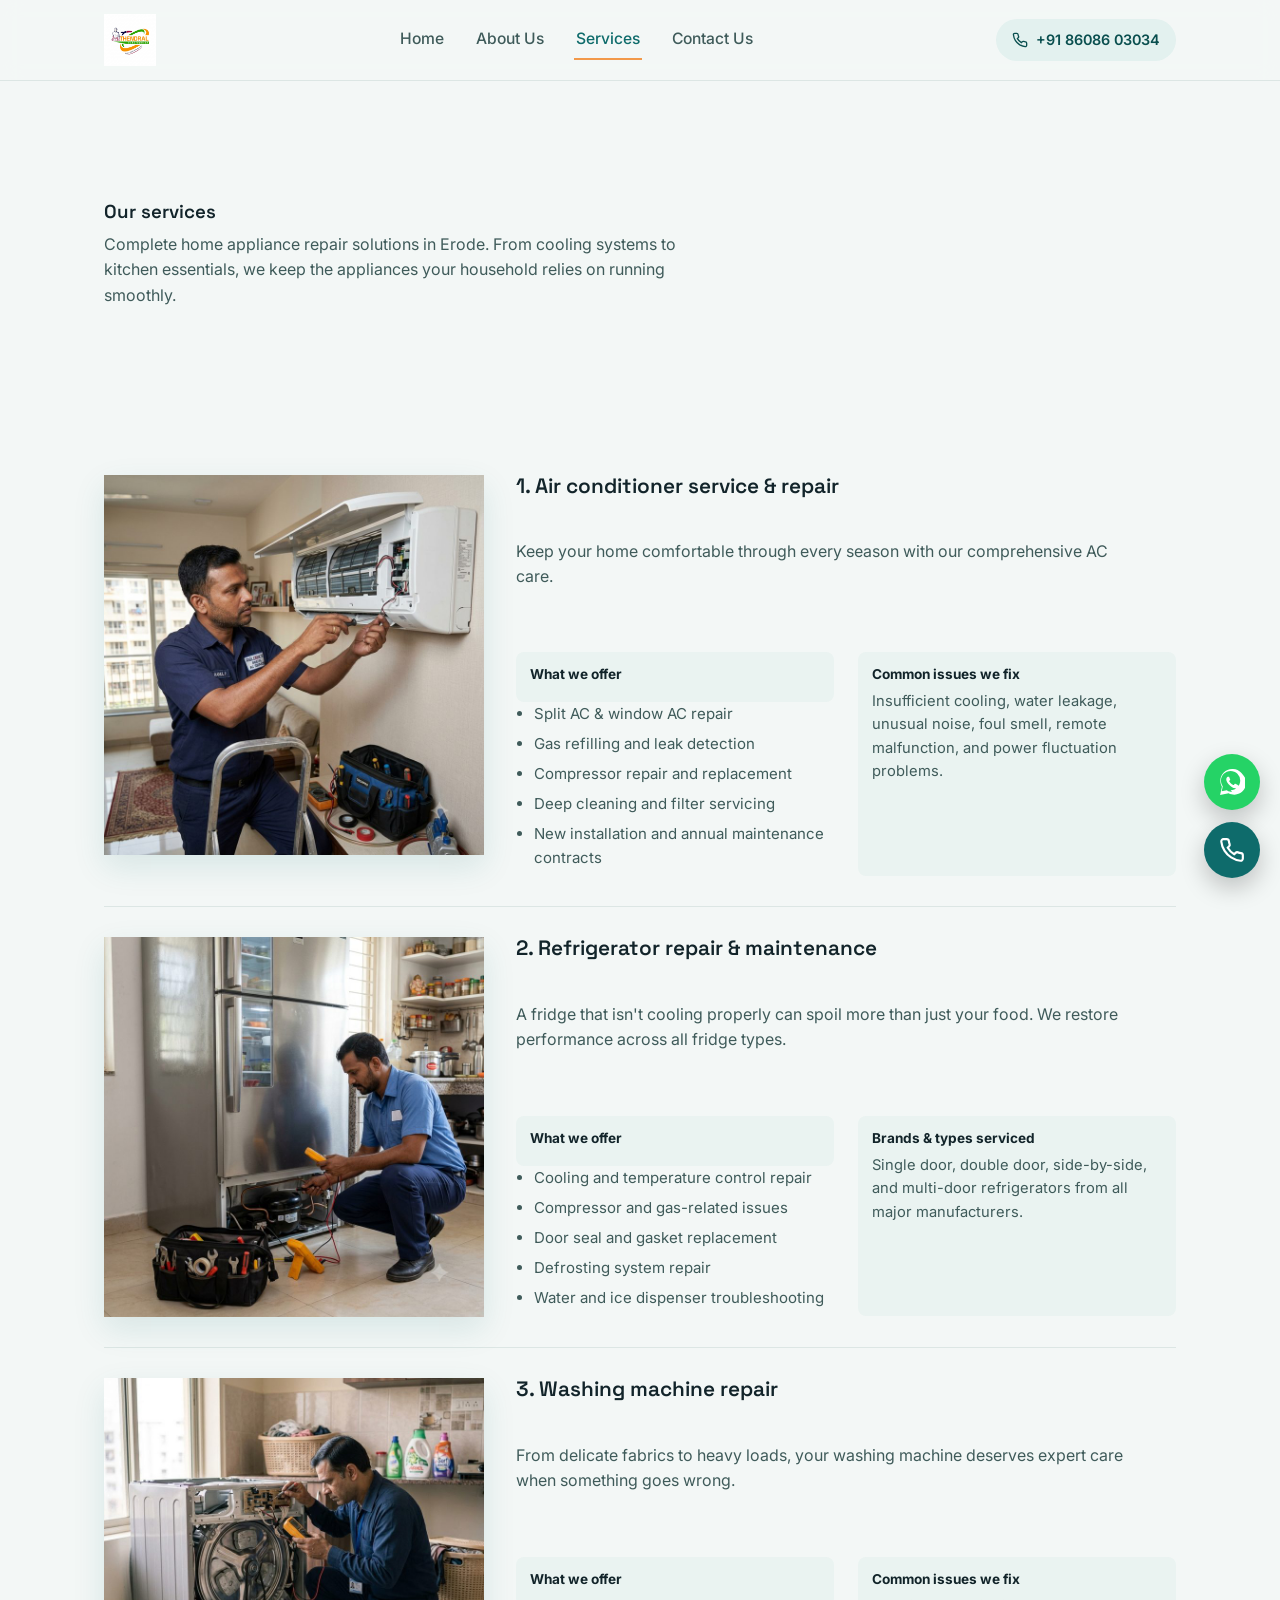
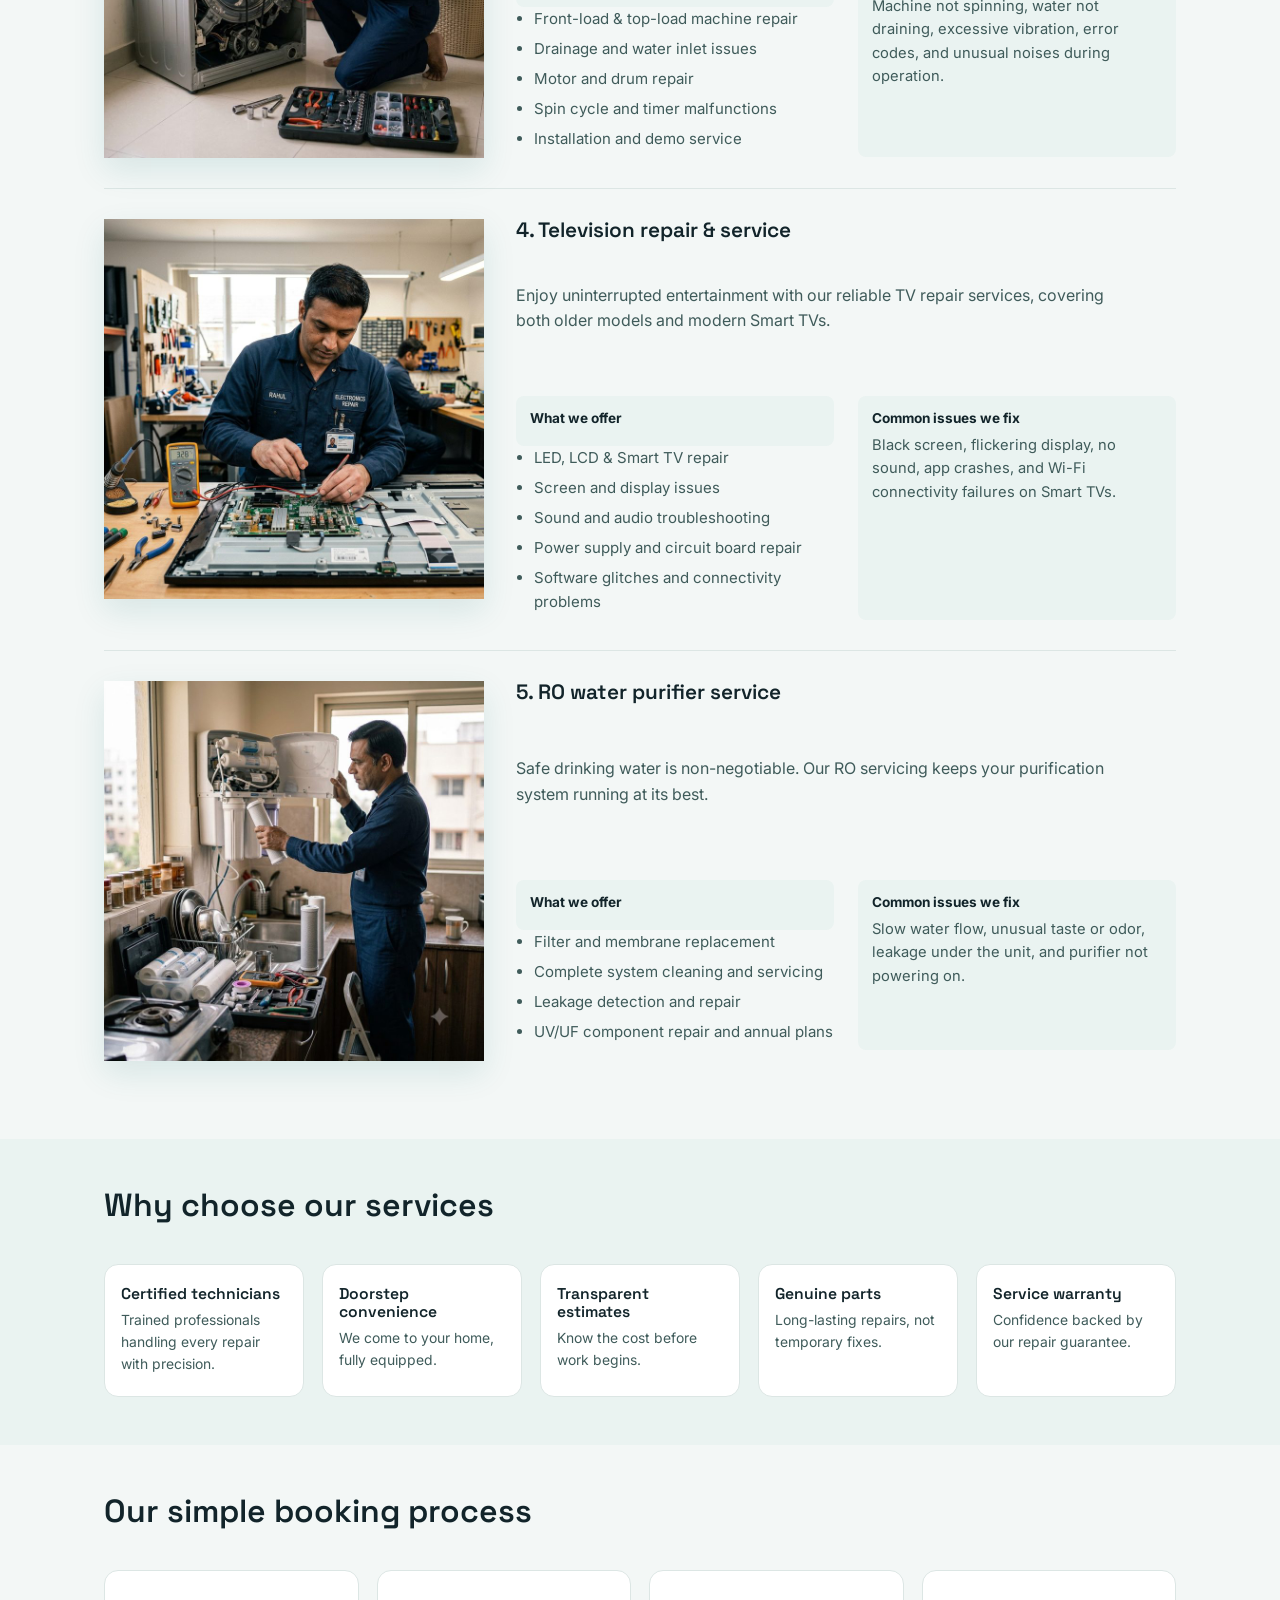
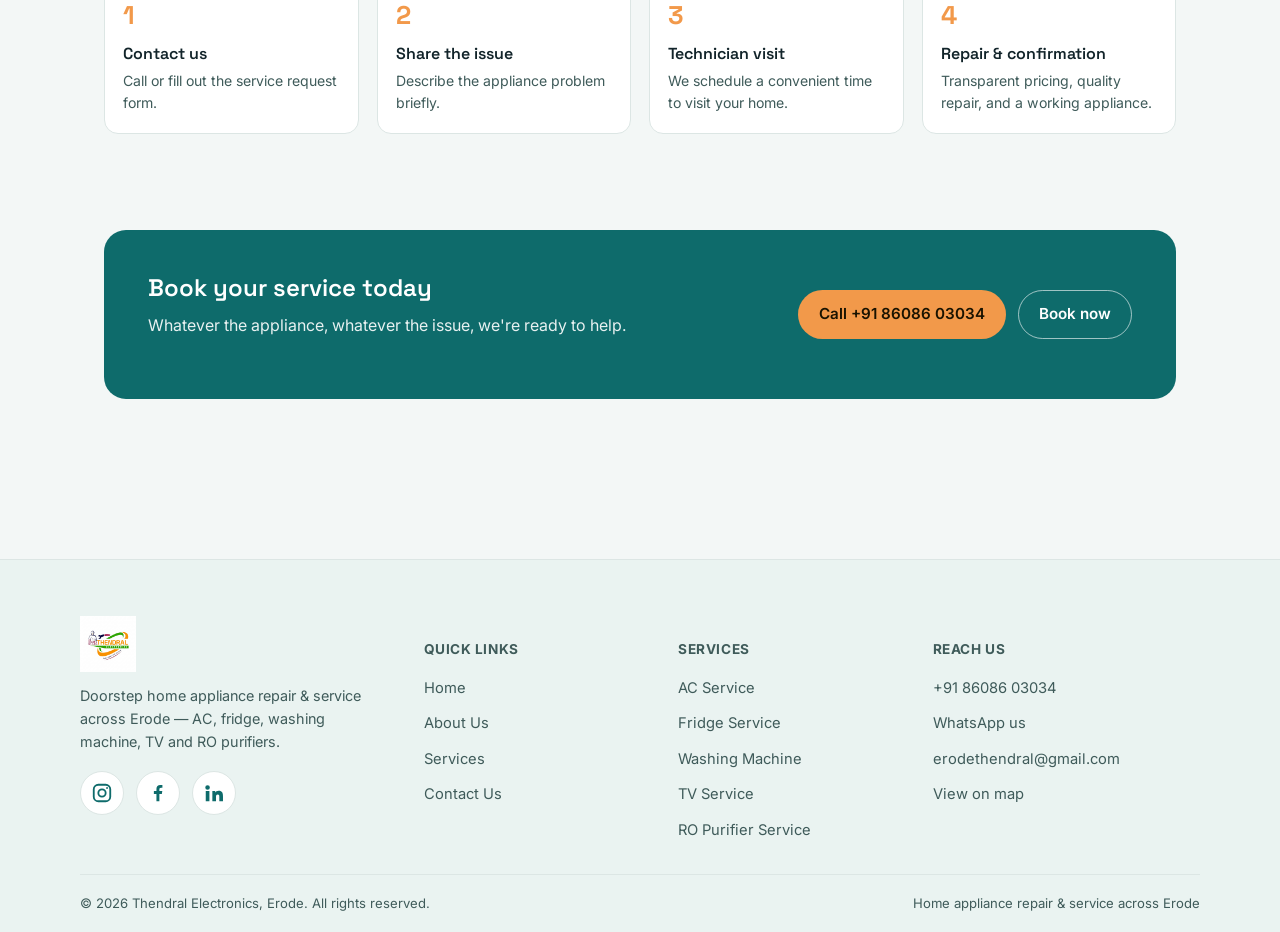
<file: services.html>
<!DOCTYPE html>
<html lang="en">
<head>
  
  <script async src="https://www.googletagmanager.com/gtm.js?id=GTM-MQ8LQF76"></script>
<script>
  window.dataLayer = window.dataLayer || [];
  function gtag(){dataLayer.push(arguments);}
  gtag('js', new Date());
</script>
  
<meta charset="UTF-8">
<meta name="viewport" content="width=device-width, initial-scale=1.0">
<title>Our Services | AC, Fridge, Washing Machine, TV &amp; RO Repair in Erode</title>
<meta name="description" content="Thendral Electronics offers AC, fridge, washing machine, TV and RO purifier repair services across Erode. Doorstep service, genuine parts, honest pricing.">
<link rel="preconnect" href="https://fonts.googleapis.com">
<link rel="preconnect" href="https://fonts.gstatic.com" crossorigin>
<link href="https://fonts.googleapis.com/css2?family=Space+Grotesk:wght@500;600;700&family=Inter:wght@400;500;600;700&display=swap" rel="stylesheet">
<link rel="stylesheet" href="style.css">
</head>
<body>

<header class="site">
  <div class="wrap nav-row">
    <a href="index.html" class="brand">
      <img src="images/logo.png" alt="Thendral Electronics logo — fast repair and service">
    </a>
    <nav class="primary" id="primaryNav">
      <a href="index.html">Home</a>
      <a href="about.html">About Us</a>
      <a href="services.html" class="active">Services</a>
      <a href="contact.html">Contact Us</a>
    </nav>
    <div class="header-actions">
      <a class="call-chip" href="tel:+918608603034">
        <svg viewBox="0 0 24 24" fill="none" stroke="currentColor" stroke-width="2"><path d="M22 16.92v3a2 2 0 0 1-2.18 2 19.79 19.79 0 0 1-8.63-3.07 19.5 19.5 0 0 1-6-6 19.79 19.79 0 0 1-3.07-8.67A2 2 0 0 1 4.11 2h3a2 2 0 0 1 2 1.72c.127.96.361 1.903.7 2.81a2 2 0 0 1-.45 2.11L8.09 9.91a16 16 0 0 0 6 6l1.27-1.27a2 2 0 0 1 2.11-.45c.907.339 1.85.573 2.81.7A2 2 0 0 1 22 16.92z"/></svg>
        <span class="long">+91 86086 03034</span>
      </a>
      <button class="menu-toggle" id="menuToggle" aria-label="Toggle menu" aria-expanded="false">
        <span></span><span></span><span></span>
      </button>
    </div>
  </div>
</header>

<main>

<section class="page active" id="page-services">
  <section class="tight">
    <div class="wrap">
      <div class="section-head">
        <h1>Our services</h1>
        <p class="lede">Complete home appliance repair solutions in Erode. From cooling systems to kitchen essentials, we keep the appliances your household relies on running smoothly.</p>
      </div>
    </div>
  </section>

  <section class="tight">
    <div class="wrap">

      <div class="service-detail">
        <div>
          <img class="svc-photo" src="images/photo-ac.jpg" alt="Technician repairing a wall-mounted split air conditioner at a customer's home" loading="lazy">
          <h3>1. Air conditioner service &amp; repair</h3>
          <p>Keep your home comfortable through every season with our comprehensive AC care.</p>
          <div class="cols">
            <div>
              <div class="issues"><b>What we offer</b></div>
              <ul>
                <li>Split AC &amp; window AC repair</li>
                <li>Gas refilling and leak detection</li>
                <li>Compressor repair and replacement</li>
                <li>Deep cleaning and filter servicing</li>
                <li>New installation and annual maintenance contracts</li>
              </ul>
            </div>
            <div class="issues"><b>Common issues we fix</b>Insufficient cooling, water leakage, unusual noise, foul smell, remote malfunction, and power fluctuation problems.</div>
          </div>
        </div>
      </div>

      <div class="service-detail">
        <div>
          <img class="svc-photo" src="images/photo-fridge.jpg" alt="Technician checking the compressor of a refrigerator with a multimeter" loading="lazy">
          <h3>2. Refrigerator repair &amp; maintenance</h3>
          <p>A fridge that isn't cooling properly can spoil more than just your food. We restore performance across all fridge types.</p>
          <div class="cols">
            <div>
              <div class="issues"><b>What we offer</b></div>
              <ul>
                <li>Cooling and temperature control repair</li>
                <li>Compressor and gas-related issues</li>
                <li>Door seal and gasket replacement</li>
                <li>Defrosting system repair</li>
                <li>Water and ice dispenser troubleshooting</li>
              </ul>
            </div>
            <div class="issues"><b>Brands &amp; types serviced</b>Single door, double door, side-by-side, and multi-door refrigerators from all major manufacturers.</div>
          </div>
        </div>
      </div>

      <div class="service-detail">
        <div>
          <img class="svc-photo" src="images/photo-washing-machine.jpg" alt="Technician repairing a washing machine control board at home" loading="lazy">
          <h3>3. Washing machine repair</h3>
          <p>From delicate fabrics to heavy loads, your washing machine deserves expert care when something goes wrong.</p>
          <div class="cols">
            <div>
              <div class="issues"><b>What we offer</b></div>
              <ul>
                <li>Front-load &amp; top-load machine repair</li>
                <li>Drainage and water inlet issues</li>
                <li>Motor and drum repair</li>
                <li>Spin cycle and timer malfunctions</li>
                <li>Installation and demo service</li>
              </ul>
            </div>
            <div class="issues"><b>Common issues we fix</b>Machine not spinning, water not draining, excessive vibration, error codes, and unusual noises during operation.</div>
          </div>
        </div>
      </div>

      <div class="service-detail">
        <div>
          <img class="svc-photo" src="images/photo-tv.jpg" alt="Technician repairing a television circuit board in the workshop" loading="lazy">
          <h3>4. Television repair &amp; service</h3>
          <p>Enjoy uninterrupted entertainment with our reliable TV repair services, covering both older models and modern Smart TVs.</p>
          <div class="cols">
            <div>
              <div class="issues"><b>What we offer</b></div>
              <ul>
                <li>LED, LCD &amp; Smart TV repair</li>
                <li>Screen and display issues</li>
                <li>Sound and audio troubleshooting</li>
                <li>Power supply and circuit board repair</li>
                <li>Software glitches and connectivity problems</li>
              </ul>
            </div>
            <div class="issues"><b>Common issues we fix</b>Black screen, flickering display, no sound, app crashes, and Wi-Fi connectivity failures on Smart TVs.</div>
          </div>
        </div>
      </div>

      <div class="service-detail">
        <div>
          <img class="svc-photo" src="images/photo-ro.jpg" alt="Technician replacing a filter cartridge in an RO water purifier" loading="lazy">
          <h3>5. RO water purifier service</h3>
          <p>Safe drinking water is non-negotiable. Our RO servicing keeps your purification system running at its best.</p>
          <div class="cols">
            <div>
              <div class="issues"><b>What we offer</b></div>
              <ul>
                <li>Filter and membrane replacement</li>
                <li>Complete system cleaning and servicing</li>
                <li>Leakage detection and repair</li>
                <li>UV/UF component repair and annual plans</li>
              </ul>
            </div>
            <div class="issues"><b>Common issues we fix</b>Slow water flow, unusual taste or odor, leakage under the unit, and purifier not powering on.</div>
          </div>
        </div>
      </div>

    </div>
  </section>

  <section class="band tight">
    <div class="wrap">
      <div class="section-head">
        <h2>Why choose our services</h2>
      </div>
      <div class="grid-why">
        <div class="why-card"><h4>Certified technicians</h4><p>Trained professionals handling every repair with precision.</p></div>
        <div class="why-card"><h4>Doorstep convenience</h4><p>We come to your home, fully equipped.</p></div>
        <div class="why-card"><h4>Transparent estimates</h4><p>Know the cost before work begins.</p></div>
        <div class="why-card"><h4>Genuine parts</h4><p>Long-lasting repairs, not temporary fixes.</p></div>
        <div class="why-card"><h4>Service warranty</h4><p>Confidence backed by our repair guarantee.</p></div>
      </div>
    </div>
  </section>

  <section class="tight">
    <div class="wrap">
      <div class="section-head">
        <h2>Our simple booking process</h2>
      </div>
      <div class="steps">
        <div class="step"><div class="num">1</div><h4>Contact us</h4><p>Call or fill out the service request form.</p></div>
        <div class="step"><div class="num">2</div><h4>Share the issue</h4><p>Describe the appliance problem briefly.</p></div>
        <div class="step"><div class="num">3</div><h4>Technician visit</h4><p>We schedule a convenient time to visit your home.</p></div>
        <div class="step"><div class="num">4</div><h4>Repair &amp; confirmation</h4><p>Transparent pricing, quality repair, and a working appliance.</p></div>
      </div>
    </div>
  </section>

  <section class="tight">
    <div class="wrap">
      <div class="cta-band">
        <div>
          <h2>Book your service today</h2>
          <p>Whatever the appliance, whatever the issue, we're ready to help.</p>
        </div>
        <div style="display:flex; gap:12px; flex-wrap:wrap;">
          <a href="tel:+918608603034" class="btn btn-accent">Call +91 86086 03034</a>
          <a href="contact.html" class="btn btn-outline">Book now</a>
        </div>
      </div>
    </div>
  </section>
</section>

</main>

<footer class="site">
  <div class="wrap footer-grid">
    <div class="footer-brand">
      <a href="index.html" class="brand" style="margin-bottom:12px;">
        <img src="images/logo.png" alt="Thendral Electronics logo — fast repair and service">
      </a>
      <p>Doorstep home appliance repair &amp; service across Erode &mdash; AC, fridge, washing machine, TV and RO purifiers.</p>
      <div class="social" aria-label="Follow Thendral Electronics on social media">
        <!-- TODO: replace the three links below with your real page links -->
        <a href="https://www.instagram.com/" target="_blank" rel="noopener" aria-label="Instagram" title="Instagram">
          <svg viewBox="0 0 24 24" fill="none" stroke="currentColor" stroke-width="2" stroke-linecap="round" stroke-linejoin="round"><rect x="3" y="3" width="18" height="18" rx="5"/><circle cx="12" cy="12" r="4"/><circle cx="17.5" cy="6.5" r="1" fill="currentColor" stroke="none"/></svg>
        </a>
        <a href="https://www.facebook.com/" target="_blank" rel="noopener" aria-label="Facebook" title="Facebook">
          <svg viewBox="0 0 24 24" fill="currentColor"><path d="M13.5 21v-8h2.7l.5-3.2h-3.2V7.9c0-.9.4-1.7 1.8-1.7h1.5V3.4c-.3 0-1.3-.2-2.4-.2-2.5 0-4.1 1.5-4.1 4.2v2.4H7.5V13h2.8v8h3.2z"/></svg>
        </a>
        <a href="https://www.linkedin.com/" target="_blank" rel="noopener" aria-label="LinkedIn" title="LinkedIn">
          <svg viewBox="0 0 24 24" fill="currentColor"><path d="M4.98 3.5a2.5 2.5 0 1 1 0 5 2.5 2.5 0 0 1 0-5zM3 9.8h4V21H3V9.8zm6.5 0h3.8v1.6h.1c.5-1 1.8-1.9 3.7-1.9 4 0 4.7 2.6 4.7 6V21h-4v-4.8c0-1.2 0-2.7-1.7-2.7s-1.9 1.3-1.9 2.6V21h-4V9.8z"/></svg>
        </a>
      </div>
    </div>
    <div>
      <h5>Quick links</h5>
      <ul>
        <li><a href="index.html">Home</a></li>
        <li><a href="about.html">About Us</a></li>
        <li><a href="services.html">Services</a></li>
        <li><a href="contact.html">Contact Us</a></li>
      </ul>
    </div>
    <div>
      <h5>Services</h5>
      <ul>
        <li><a href="services.html">AC Service</a></li>
        <li><a href="services.html">Fridge Service</a></li>
        <li><a href="services.html">Washing Machine</a></li>
        <li><a href="services.html">TV Service</a></li>
        <li><a href="services.html">RO Purifier Service</a></li>
      </ul>
    </div>
    <div>
      <h5>Reach us</h5>
      <ul>
        <li><a href="tel:+918608603034">+91 86086 03034</a></li>
        <li><a href="https://wa.me/918608603034" target="_blank" rel="noopener">WhatsApp us</a></li>
        <li><a href="mailto:erodethendral@gmail.com">erodethendral@gmail.com</a></li>
        <li><a href="https://maps.app.goo.gl/3ertDcEhQ1rD154E8" target="_blank" rel="noopener">View on map</a></li>
      </ul>
    </div>
  </div>
  <div class="wrap footer-bottom">
    <span>&copy; <span id="year"></span> Thendral Electronics, Erode. All rights reserved.</span>
    <span>Home appliance repair &amp; service across Erode</span>
  </div>
</footer>

<div class="fab-stack">
  <a class="fab whatsapp" href="https://wa.me/918608603034?text=Hi%20Thendral%20Electronics%2C%20I%20need%20help%20with%20a%20repair." target="_blank" rel="noopener" aria-label="Chat on WhatsApp">
    <span class="fab-label">Chat on WhatsApp</span>
    <svg viewBox="0 0 24 24" fill="currentColor"><path d="M20.5 3.5A10.9 10.9 0 0 0 12.1 0C6.1 0 1.2 4.9 1.2 10.9c0 1.9.5 3.8 1.5 5.4L1 24l7.9-1.6c1.6.9 3.4 1.3 5.2 1.3 6 0 10.9-4.9 10.9-10.9 0-2.9-1.1-5.7-3.5-8.3zM12.1 21.1c-1.6 0-3.2-.4-4.6-1.3l-.3-.2-4.7 1 1-4.6-.2-.3c-1-1.5-1.5-3.2-1.5-5 0-4.9 4-8.9 8.9-8.9 2.4 0 4.6.9 6.3 2.6a8.86 8.86 0 0 1 2.6 6.3c0 4.9-4 8.9-8.9 8.9zm4.9-6.6c-.3-.1-1.6-.8-1.8-.9-.2-.1-.4-.1-.6.1-.2.3-.7.9-.8 1-.2.2-.3.2-.5.1-.3-.1-1.2-.4-2.2-1.4-.8-.7-1.4-1.6-1.6-1.9-.2-.3 0-.5.1-.6.1-.1.3-.3.4-.5.1-.1.2-.3.3-.4.1-.2 0-.4 0-.5-.1-.1-.6-1.5-.8-2-.2-.5-.4-.4-.6-.4h-.5c-.2 0-.5.1-.7.3-.2.3-1 1-1 2.4s1 2.8 1.1 3c.1.2 2 3 4.7 4.2.7.3 1.2.5 1.6.6.7.2 1.3.2 1.8.1.5-.1 1.6-.7 1.9-1.3.2-.6.2-1.1.2-1.2-.1-.2-.3-.2-.5-.3z"/></svg>
  </a>
  <a class="fab call" href="tel:+918608603034" aria-label="Call Thendral Electronics">
    <span class="fab-label">Call now</span>
    <svg viewBox="0 0 24 24" fill="none" stroke="currentColor" stroke-width="2"><path d="M22 16.92v3a2 2 0 0 1-2.18 2 19.79 19.79 0 0 1-8.63-3.07 19.5 19.5 0 0 1-6-6 19.79 19.79 0 0 1-3.07-8.67A2 2 0 0 1 4.11 2h3a2 2 0 0 1 2 1.72c.127.96.361 1.903.7 2.81a2 2 0 0 1-.45 2.11L8.09 9.91a16 16 0 0 0 6 6l1.27-1.27a2 2 0 0 1 2.11-.45c.907.339 1.85.573 2.81.7A2 2 0 0 1 22 16.92z"/></svg>
  </a>
</div>

<script>
(function(){
  var y = document.getElementById('year');
  if(y) y.textContent = new Date().getFullYear();

  var header = document.querySelector('header.site');
  function setHeaderHeight(){
    if(header){ document.documentElement.style.setProperty('--header-h', header.offsetHeight + 'px'); }
  }
  setHeaderHeight();
  window.addEventListener('resize', setHeaderHeight);
  window.addEventListener('load', setHeaderHeight);

  var menuToggle = document.getElementById('menuToggle');
  var primaryNav = document.getElementById('primaryNav');
  if(menuToggle && primaryNav){
    menuToggle.addEventListener('click', function(){
      var open = primaryNav.classList.toggle('open');
      menuToggle.setAttribute('aria-expanded', open ? 'true' : 'false');
      document.body.classList.toggle('menu-open', open);
    });
    primaryNav.querySelectorAll('a').forEach(function(a){
      a.addEventListener('click', function(){
        primaryNav.classList.remove('open');
        document.body.classList.remove('menu-open');
        menuToggle.setAttribute('aria-expanded','false');
      });
    });
  }

  document.querySelectorAll('.faq-item').forEach(function(item){
    var btn = item.querySelector('button');
    var ans = item.querySelector('.a');
    btn.addEventListener('click', function(){
      var isOpen = item.getAttribute('data-open') === 'true';
      document.querySelectorAll('.faq-item').forEach(function(other){
        other.setAttribute('data-open','false');
        other.querySelector('.a').style.maxHeight = null;
      });
      if(!isOpen){
        item.setAttribute('data-open','true');
        ans.style.maxHeight = ans.scrollHeight + 'px';
      }
    });
  });

})();
</script>

</body>
</html>
</file>
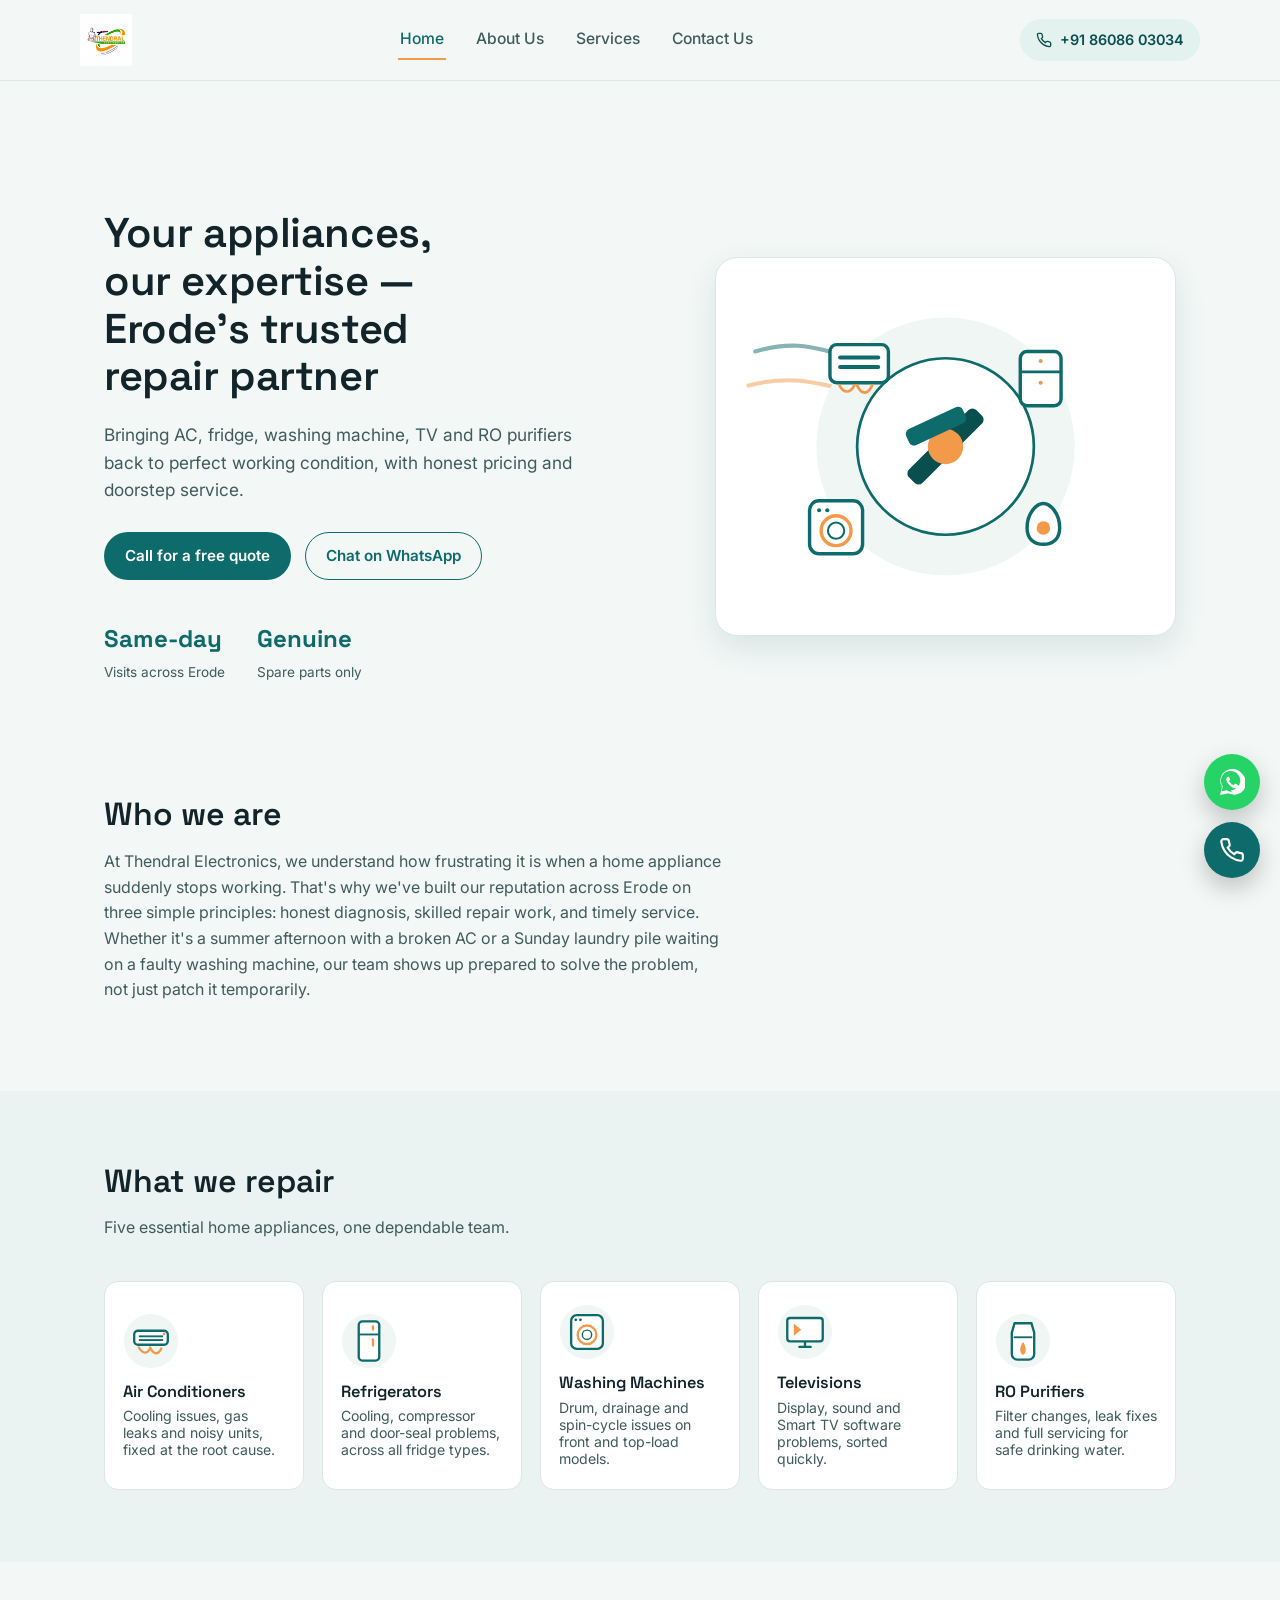
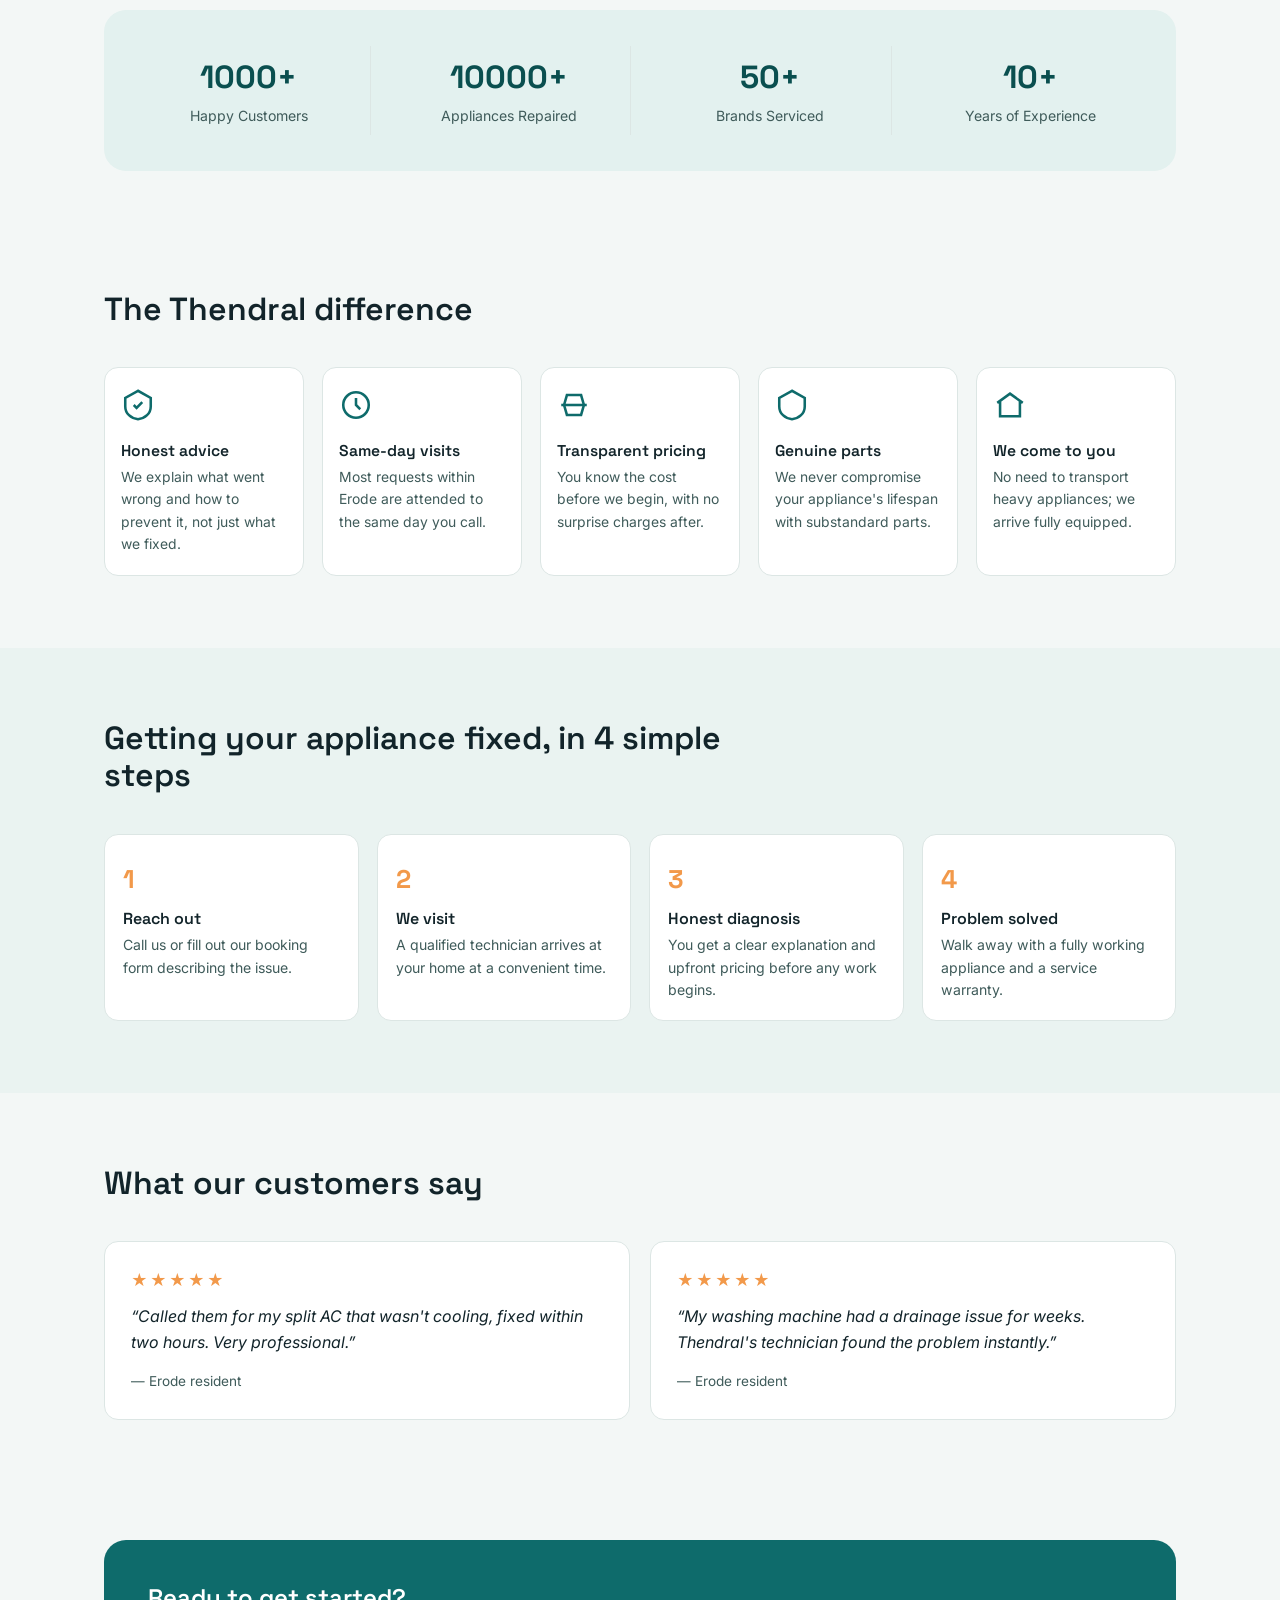
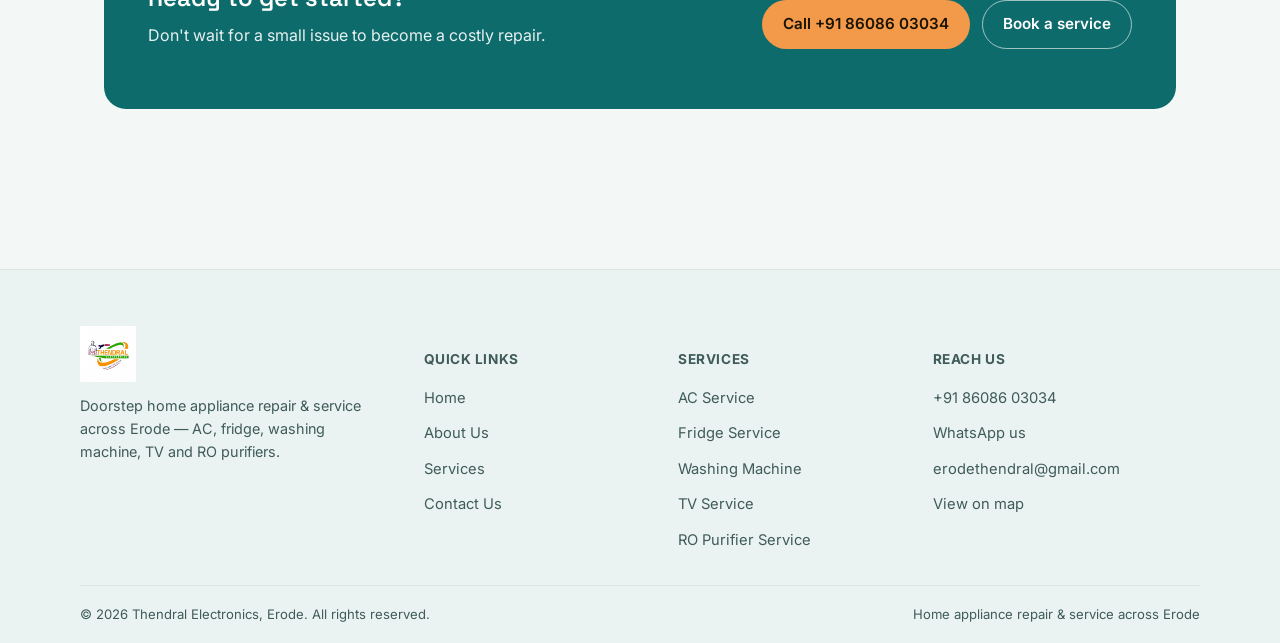
<file: Thendral Electronics .html>
<!DOCTYPE html>
<html lang="en">
<head>
<meta charset="UTF-8">
<meta name="viewport" content="width=device-width, initial-scale=1.0">
<title>Thendral Electronics | Home Appliance Repair &amp; Service in Erode</title>
<meta name="description" content="Thendral Electronics offers AC, fridge, washing machine, TV and RO purifier repair services across Erode. Doorstep service, genuine parts, honest pricing.">
<link rel="preconnect" href="https://fonts.googleapis.com">
<link rel="preconnect" href="https://fonts.gstatic.com" crossorigin>
<link href="https://fonts.googleapis.com/css2?family=Space+Grotesk:wght@500;600;700&family=Inter:wght@400;500;600;700&display=swap" rel="stylesheet">
<style>
  :root{
    --bg:#F3F7F6;
    --surface:#FFFFFF;
    --surface-2:#EAF3F1;
    --ink:#12242A;
    --ink-soft:#3F5B5A;
    --line:#DCE6E4;
    --primary:#0E6B6B;
    --primary-dark:#0A4F4F;
    --primary-tint:#E3F1EF;
    --accent:#F2994A;
    --accent-dark:#C9762E;
    --whatsapp:#25D366;
    --radius-lg:22px;
    --radius-md:14px;
    --radius-sm:8px;
    --shadow:0 12px 30px rgba(14,107,107,0.12);
    --maxw:1120px;
  }
  :root:not([data-theme="light"]) {
    @media (prefers-color-scheme: dark) {
      --bg:#0B1716;
      --surface:#122220;
      --surface-2:#173029;
      --ink:#EAF3F1;
      --ink-soft:#AFC7C3;
      --line:#1E3A34;
      --primary:#4FD1C0;
      --primary-dark:#2FA898;
      --primary-tint:#12302B;
      --accent:#F2994A;
      --accent-dark:#FFB870;
      --shadow:0 12px 30px rgba(0,0,0,0.4);
    }
  }
  :root[data-theme="dark"]{
    --bg:#0B1716;
    --surface:#122220;
    --surface-2:#173029;
    --ink:#EAF3F1;
    --ink-soft:#AFC7C3;
    --line:#1E3A34;
    --primary:#4FD1C0;
    --primary-dark:#2FA898;
    --primary-tint:#12302B;
    --accent:#F2994A;
    --accent-dark:#FFB870;
    --shadow:0 12px 30px rgba(0,0,0,0.4);
  }

  *{box-sizing:border-box;}
  html{scroll-behavior:smooth;}
  body{
    margin:0;
    background:var(--bg);
    color:var(--ink);
    font-family:'Inter',system-ui,-apple-system,sans-serif;
    line-height:1.6;
    -webkit-font-smoothing:antialiased;
  }
  h1,h2,h3,h4{
    font-family:'Space Grotesk',system-ui,sans-serif;
    color:var(--ink);
    line-height:1.15;
    margin:0 0 0.5em 0;
    font-weight:600;
  }
  p{margin:0 0 1em 0; color:var(--ink-soft); max-width:62ch;}
  a{color:inherit;}
  img{max-width:100%; display:block;}
  button{font-family:inherit;}

  .wrap{max-width:var(--maxw); margin:0 auto; padding:0 24px;}

  /* Header */
  header.site{
    position:sticky; top:0; z-index:50;
    background:color-mix(in srgb, var(--bg) 88%, transparent);
    backdrop-filter:blur(10px);
    border-bottom:1px solid var(--line);
  }
  .nav-row{display:flex; align-items:center; justify-content:space-between; gap:20px; padding:14px 0;}
  .brand{display:flex; align-items:center; gap:10px; text-decoration:none;}
  .brand img{width:auto; height:52px;}
  .brand-name{font-family:'Space Grotesk'; font-weight:700; font-size:1.15rem; color:var(--ink);}
  .brand-name span{color:var(--primary);}
  .footer-brand .brand img{height:56px;}
  nav.primary{display:flex; align-items:center; gap:28px;}
  nav.primary a{
    text-decoration:none; color:var(--ink-soft); font-weight:500; font-size:0.98rem;
    padding:6px 2px; border-bottom:2px solid transparent; transition:color .15s, border-color .15s;
  }
  nav.primary a:hover{color:var(--primary);}
  nav.primary a.active{color:var(--primary); border-bottom-color:var(--accent);}
  .header-actions{display:flex; align-items:center; gap:10px;}
  .btn{
    display:inline-flex; align-items:center; gap:8px;
    padding:11px 20px; border-radius:999px; font-weight:600; font-size:0.95rem;
    text-decoration:none; border:1px solid transparent; cursor:pointer; white-space:nowrap;
    transition:transform .12s ease, box-shadow .12s ease, background .15s ease;
  }
  .btn:active{transform:translateY(1px);}
  .btn-primary{background:var(--primary); color:#fff;}
  .btn-primary:hover{background:var(--primary-dark);}
  .btn-accent{background:var(--accent); color:#1A1300;}
  .btn-accent:hover{background:var(--accent-dark);}
  .btn-outline{background:transparent; color:var(--primary); border-color:var(--primary);}
  .btn-outline:hover{background:var(--primary-tint);}
  .btn-ghost{background:transparent; color:var(--ink); border-color:var(--line);}
  .btn-sm{padding:8px 14px; font-size:0.85rem;}
  .call-chip{display:flex; align-items:center; gap:8px; background:var(--primary-tint); color:var(--primary-dark); padding:9px 16px; border-radius:999px; text-decoration:none; font-weight:600; font-size:0.9rem;}
  .call-chip svg{width:16px; height:16px; flex:none;}

  .menu-toggle{display:none; background:none; border:none; padding:6px; cursor:pointer;}
  .menu-toggle span{display:block; width:24px; height:2px; background:var(--ink); margin:5px 0; border-radius:2px;}

  /* Sections */
  main{display:block;}
  .page{display:none;}
  .page.active{display:block; animation:fadein .35s ease;}
  @keyframes fadein{from{opacity:0; transform:translateY(6px);} to{opacity:1; transform:translateY(0);}}
  @media (prefers-reduced-motion: reduce){ .page.active{animation:none;} }

  section{padding:72px 0;}
  section.tight{padding:48px 0;}
  .eyebrow-none{}
  .section-head{max-width:640px; margin-bottom:40px;}
  .section-head h2{font-size:2rem;}
  .section-head p{margin-bottom:0;}

  /* Hero */
  .hero{padding:56px 0 64px;}
  .hero .wrap{display:grid; grid-template-columns:1.1fr 0.9fr; gap:48px; align-items:center;}
  .hero h1{font-size:2.6rem; letter-spacing:-0.01em; max-width:14ch;}
  .hero .lede{font-size:1.08rem; max-width:46ch; color:var(--ink-soft);}
  .hero-ctas{display:flex; gap:14px; flex-wrap:wrap; margin-top:28px;}
  .hero-stats{display:flex; gap:32px; margin-top:40px; flex-wrap:wrap;}
  .stat b{display:block; font-family:'Space Grotesk'; font-size:1.5rem; color:var(--primary);}
  .stat span{font-size:0.85rem; color:var(--ink-soft);}
  .hero-art{background:var(--surface); border-radius:var(--radius-lg); padding:12px; box-shadow:var(--shadow); border:1px solid var(--line);}

  /* Service grid */
  .grid-services{display:grid; grid-template-columns:repeat(5,1fr); gap:18px;}
  .service-card{
    background:var(--surface); border:1px solid var(--line); border-radius:var(--radius-md);
    padding:22px 18px; text-align:left; cursor:pointer;
  }
  .service-card img{width:56px; height:56px; margin-bottom:14px;}
  .service-card h3{font-size:1.02rem; margin-bottom:6px;}
  .service-card p{font-size:0.88rem; margin-bottom:0;}
  .service-card .learn{display:inline-block; margin-top:12px; font-size:0.85rem; color:var(--primary); font-weight:600;}

  /* Detailed services (services page) */
  .service-detail{
    display:grid; grid-template-columns:88px 1fr; gap:22px;
    padding:30px 0; border-bottom:1px solid var(--line);
  }
  .service-detail:last-child{border-bottom:none;}
  .service-detail img{width:72px; height:72px;}
  .service-detail h3{font-size:1.3rem; margin-bottom:8px;}
  .service-detail .cols{display:grid; grid-template-columns:1fr 1fr; gap:24px; margin-top:14px;}
  .service-detail ul{margin:0; padding-left:18px; color:var(--ink-soft);}
  .service-detail li{margin-bottom:6px; font-size:0.94rem;}
  .service-detail .issues{font-size:0.92rem; color:var(--ink-soft); background:var(--surface-2); padding:12px 14px; border-radius:var(--radius-sm);}
  .service-detail .issues b{color:var(--ink); display:block; margin-bottom:4px; font-size:0.85rem;}

  @media (max-width:720px){
    .service-detail{grid-template-columns:56px 1fr;}
    .service-detail img{width:48px; height:48px;}
    .service-detail .cols{grid-template-columns:1fr;}
  }

  /* Why choose */
  .grid-why{display:grid; grid-template-columns:repeat(5,1fr); gap:18px;}
  .why-card{background:var(--surface); border:1px solid var(--line); border-radius:var(--radius-md); padding:20px 16px;}
  .why-card .ic{width:34px; height:34px; margin-bottom:12px; color:var(--primary);}
  .why-card h4{font-size:0.98rem; margin-bottom:6px;}
  .why-card p{font-size:0.87rem; margin-bottom:0;}

  .milestones{
    display:grid; grid-template-columns:repeat(4,1fr); gap:18px;
    background:var(--primary-tint); border-radius:var(--radius-lg); padding:36px 24px;
  }
  .milestone{text-align:center; padding:6px 10px; border-right:1px solid var(--line);}
  .milestone:last-child{border-right:none;}
  .milestone b{display:block; font-family:'Space Grotesk'; font-size:2rem; color:var(--primary-dark); font-weight:700;}
  .milestone span{font-size:0.88rem; color:var(--ink-soft);}

  .band{background:var(--surface-2);}

  /* Steps */
  .steps{display:grid; grid-template-columns:repeat(4,1fr); gap:18px; counter-reset:step;}
  .step{position:relative; padding:24px 18px 18px; background:var(--surface); border:1px solid var(--line); border-radius:var(--radius-md);}
  .step .num{font-family:'Space Grotesk'; font-weight:700; font-size:1.6rem; color:var(--accent);}
  .step h4{font-size:1rem; margin:10px 0 6px;}
  .step p{font-size:0.88rem; margin-bottom:0;}

  /* Testimonials */
  .testimonials{display:grid; grid-template-columns:1fr 1fr; gap:20px;}
  .tcard{background:var(--surface); border:1px solid var(--line); border-radius:var(--radius-md); padding:26px;}
  .tcard .stars{color:var(--accent); letter-spacing:2px; margin-bottom:10px;}
  .tcard p{font-style:italic; color:var(--ink);}
  .tcard footer{font-size:0.85rem; color:var(--ink-soft); font-style:normal;}

  /* About */
  .about-hero{display:grid; grid-template-columns:0.8fr 1.2fr; gap:48px; align-items:center;}
  .about-hero img{max-width:280px; margin:0 auto;}
  .values-grid{display:grid; grid-template-columns:repeat(2,1fr); gap:18px;}
  .value-card{background:var(--surface); border:1px solid var(--line); border-radius:var(--radius-md); padding:22px;}
  .value-card h4{font-size:1rem; margin-bottom:6px; color:var(--primary-dark);}
  .value-card h4 .k{color:var(--accent);}
  .apart-list{display:grid; grid-template-columns:1fr 1fr; gap:20px;}
  .apart-item{padding:18px 0; border-top:1px solid var(--line);}
  .apart-item h4{font-size:1.02rem; margin-bottom:6px;}

  /* Contact */
  .contact-grid{display:grid; grid-template-columns:1fr 1.1fr; gap:40px; align-items:start;}
  .contact-card{background:var(--surface); border:1px solid var(--line); border-radius:var(--radius-lg); padding:28px; box-shadow:var(--shadow);}
  .info-row{display:flex; gap:14px; align-items:flex-start; padding:14px 0; border-bottom:1px solid var(--line);}
  .info-row:last-child{border-bottom:none;}
  .info-row .ic{width:22px; height:22px; color:var(--primary); flex:none; margin-top:2px;}
  .info-row h5{margin:0 0 3px; font-size:0.92rem; font-family:'Inter'; font-weight:600;}
  .info-row a, .info-row span{font-size:0.92rem; color:var(--ink-soft); text-decoration:none;}
  .info-row a:hover{color:var(--primary);}

  form.enquiry{display:grid; gap:14px;}
  .field{display:grid; gap:6px;}
  .field label{font-size:0.85rem; font-weight:600; color:var(--ink);}
  .field input, .field select, .field textarea{
    padding:11px 13px; border-radius:var(--radius-sm); border:1px solid var(--line);
    background:var(--bg); color:var(--ink); font-family:inherit; font-size:0.95rem;
  }
  .field input:focus, .field select:focus, .field textarea:focus{
    outline:2px solid var(--primary); outline-offset:1px; border-color:var(--primary);
  }
  .field-row{display:grid; grid-template-columns:1fr 1fr; gap:14px;}
  .form-actions{display:flex; gap:12px; flex-wrap:wrap; margin-top:6px;}
  .form-note{font-size:0.82rem; color:var(--ink-soft); margin-top:4px;}
  .form-status{font-size:0.9rem; padding:10px 14px; border-radius:var(--radius-sm); background:var(--primary-tint); color:var(--primary-dark); display:none;}
  .form-status.show{display:block;}

  .map-card{background:var(--surface); border:1px solid var(--line); border-radius:var(--radius-md); padding:22px; margin-top:24px; display:flex; align-items:center; gap:18px; flex-wrap:wrap;}
  .map-card .ic{width:40px; height:40px; color:var(--primary); flex:none;}

  .faq{border-top:1px solid var(--line);}
  .faq-item{border-bottom:1px solid var(--line);}
  .faq-item button{
    width:100%; text-align:left; background:none; border:none; padding:18px 4px;
    display:flex; justify-content:space-between; align-items:center; cursor:pointer; font-weight:600; color:var(--ink); font-size:0.98rem;
  }
  .faq-item .plus{font-size:1.3rem; color:var(--primary); transition:transform .2s;}
  .faq-item[data-open="true"] .plus{transform:rotate(45deg);}
  .faq-item .a{max-height:0; overflow:hidden; transition:max-height .25s ease;}
  .faq-item .a p{padding:0 4px 18px; margin:0; font-size:0.92rem;}

  /* CTA band */
  .cta-band{background:var(--primary); color:#fff; border-radius:var(--radius-lg); padding:44px; display:flex; justify-content:space-between; align-items:center; gap:24px; flex-wrap:wrap;}
  .cta-band h2, .cta-band p{color:#fff;}
  .cta-band p{opacity:0.9;}
  .cta-band .btn-accent{color:#1A1300;}
  .cta-band .btn-outline{border-color:rgba(255,255,255,0.6); color:#fff;}
  .cta-band .btn-outline:hover{background:rgba(255,255,255,0.12);}

  footer.site{background:var(--surface-2); border-top:1px solid var(--line); margin-top:40px;}
  .footer-grid{display:grid; grid-template-columns:1.4fr 1fr 1fr 1.2fr; gap:32px; padding:56px 0 32px;}
  .footer-grid h5{font-size:0.85rem; text-transform:uppercase; letter-spacing:0.04em; color:var(--ink-soft); margin-bottom:14px; font-family:'Inter'; font-weight:700;}
  .footer-grid ul{list-style:none; padding:0; margin:0; display:grid; gap:10px;}
  .footer-grid a{text-decoration:none; color:var(--ink-soft); font-size:0.92rem;}
  .footer-grid a:hover{color:var(--primary);}
  .footer-brand p{font-size:0.9rem; max-width:32ch;}
  .footer-bottom{border-top:1px solid var(--line); padding:18px 0; display:flex; justify-content:space-between; flex-wrap:wrap; gap:10px; font-size:0.82rem; color:var(--ink-soft);}

  /* Floating action buttons */
  .fab-stack{position:fixed; right:20px; bottom:22px; display:flex; flex-direction:column; gap:12px; z-index:60;}
  .fab{
    width:56px; height:56px; border-radius:50%; display:flex; align-items:center; justify-content:center;
    color:#fff; text-decoration:none; box-shadow:0 10px 24px rgba(0,0,0,0.22); border:none; cursor:pointer;
  }
  .fab svg{width:26px; height:26px;}
  .fab.whatsapp{background:var(--whatsapp);}
  .fab.call{background:var(--primary);}
  .fab-label{position:absolute; right:66px; top:50%; transform:translateY(-50%); background:var(--ink); color:#fff; font-size:0.78rem; padding:5px 10px; border-radius:6px; white-space:nowrap; opacity:0; pointer-events:none; transition:opacity .15s;}
  .fab:hover .fab-label{opacity:1;}

  @media (max-width:980px){
    .hero .wrap{grid-template-columns:1fr;}
    .hero-art{order:-1; max-width:360px; margin:0 auto;}
    .grid-services{grid-template-columns:repeat(2,1fr);}
    .grid-why{grid-template-columns:repeat(2,1fr);}
    .steps{grid-template-columns:repeat(2,1fr);}
    .testimonials{grid-template-columns:1fr;}
    .about-hero{grid-template-columns:1fr; text-align:left;}
    .about-hero img{max-width:180px; margin:0;}
    .values-grid{grid-template-columns:1fr;}
    .apart-list{grid-template-columns:1fr;}
    .contact-grid{grid-template-columns:1fr;}
    .footer-grid{grid-template-columns:1fr 1fr;}
  }
  @media (max-width:680px){
    nav.primary{
      position:fixed; top:64px; left:0; right:0; bottom:0; background:var(--bg);
      flex-direction:column; align-items:flex-start; padding:24px; gap:6px;
      transform:translateX(100%); transition:transform .25s ease; overflow-y:auto;
    }
    nav.primary.open{transform:translateX(0);}
    nav.primary a{width:100%; padding:14px 4px; border-bottom:1px solid var(--line);}
    .menu-toggle{display:block;}
    .header-actions .call-chip span.long{display:none;}
    .hero h1{font-size:2rem;}
    .grid-services{grid-template-columns:1fr 1fr;}
    .grid-why{grid-template-columns:1fr;}
    .steps{grid-template-columns:1fr;}
    .milestones{grid-template-columns:1fr 1fr; gap:22px 12px;}
    .milestone{border-right:none; border-bottom:1px solid var(--line); padding-bottom:16px;}
    .milestone:nth-last-child(-n+2){border-bottom:none;}
    .field-row{grid-template-columns:1fr;}
    .footer-grid{grid-template-columns:1fr; padding-top:36px;}
    .cta-band{flex-direction:column; text-align:center;}
  }
</style>
</head>
<body>

<header class="site">
  <div class="wrap nav-row">
    <a href="#home" class="brand" data-nav>
      <img src="[data-uri]" alt="Thendral Electronics logo — fast repair and service">
    </a>
    <nav class="primary" id="primaryNav">
      <a href="#home" data-nav>Home</a>
      <a href="#about" data-nav>About Us</a>
      <a href="#services" data-nav>Services</a>
      <a href="#contact" data-nav>Contact Us</a>
    </nav>
    <div class="header-actions">
      <a class="call-chip" href="tel:+918608603034">
        <svg viewBox="0 0 24 24" fill="none" stroke="currentColor" stroke-width="2"><path d="M22 16.92v3a2 2 0 0 1-2.18 2 19.79 19.79 0 0 1-8.63-3.07 19.5 19.5 0 0 1-6-6 19.79 19.79 0 0 1-3.07-8.67A2 2 0 0 1 4.11 2h3a2 2 0 0 1 2 1.72c.127.96.361 1.903.7 2.81a2 2 0 0 1-.45 2.11L8.09 9.91a16 16 0 0 0 6 6l1.27-1.27a2 2 0 0 1 2.11-.45c.907.339 1.85.573 2.81.7A2 2 0 0 1 22 16.92z"/></svg>
        <span class="long">+91 86086 03034</span>
      </a>
      <button class="menu-toggle" id="menuToggle" aria-label="Toggle menu" aria-expanded="false">
        <span></span><span></span><span></span>
      </button>
    </div>
  </div>
</header>

<main>

<!-- ============ HOME PAGE ============ -->
<section class="page active" id="page-home">

  <section class="hero">
    <div class="wrap">
      <div>
        <h1>Your appliances, our expertise &mdash; Erode's trusted repair partner</h1>
        <p class="lede">Bringing AC, fridge, washing machine, TV and RO purifiers back to perfect working condition, with honest pricing and doorstep service.</p>
        <div class="hero-ctas">
          <a href="tel:+918608603034" class="btn btn-primary">Call for a free quote</a>
          <a href="https://wa.me/918608603034?text=Hi%20Thendral%20Electronics%2C%20I%20need%20help%20with%20a%20repair." target="_blank" rel="noopener" class="btn btn-outline">Chat on WhatsApp</a>
        </div>
        <div class="hero-stats">
          <div class="stat"><b>Same-day</b><span>Visits across Erode</span></div>
          <div class="stat"><b>Genuine</b><span>Spare parts only</span></div>
        </div>
      </div>
      <div class="hero-art">
        <img src="[data-uri]" alt="Illustration of a repair badge with a wrench and lightning bolt, surrounded by icons of an air conditioner, refrigerator, washing machine, television and water purifier">
      </div>
    </div>
  </section>

  <section class="tight">
    <div class="wrap">
      <div class="section-head">
        <h2>Who we are</h2>
        <p>At Thendral Electronics, we understand how frustrating it is when a home appliance suddenly stops working. That's why we've built our reputation across Erode on three simple principles: honest diagnosis, skilled repair work, and timely service. Whether it's a summer afternoon with a broken AC or a Sunday laundry pile waiting on a faulty washing machine, our team shows up prepared to solve the problem, not just patch it temporarily.</p>
      </div>
    </div>
  </section>

  <section class="band">
    <div class="wrap">
      <div class="section-head">
        <h2>What we repair</h2>
        <p>Five essential home appliances, one dependable team.</p>
      </div>
      <div class="grid-services">
        <button class="service-card" data-nav data-target="services">
          <img src="[data-uri]" alt="Air conditioner repair icon">
          <h3>Air Conditioners</h3>
          <p>Cooling issues, gas leaks and noisy units, fixed at the root cause.</p>
        </button>
        <button class="service-card" data-nav data-target="services">
          <img src="[data-uri]" alt="Refrigerator repair icon">
          <h3>Refrigerators</h3>
          <p>Cooling, compressor and door-seal problems, across all fridge types.</p>
        </button>
        <button class="service-card" data-nav data-target="services">
          <img src="[data-uri]" alt="Washing machine repair icon">
          <h3>Washing Machines</h3>
          <p>Drum, drainage and spin-cycle issues on front and top-load models.</p>
        </button>
        <button class="service-card" data-nav data-target="services">
          <img src="[data-uri]" alt="Television repair icon">
          <h3>Televisions</h3>
          <p>Display, sound and Smart TV software problems, sorted quickly.</p>
        </button>
        <button class="service-card" data-nav data-target="services">
          <img src="[data-uri]" alt="RO water purifier repair icon">
          <h3>RO Purifiers</h3>
          <p>Filter changes, leak fixes and full servicing for safe drinking water.</p>
        </button>
      </div>
    </div>
  </section>

  <section class="tight">
    <div class="wrap">
      <div class="milestones">
        <div class="milestone"><b>1000+</b><span>Happy Customers</span></div>
        <div class="milestone"><b>10000+</b><span>Appliances Repaired</span></div>
        <div class="milestone"><b>50+</b><span>Brands Serviced</span></div>
        <div class="milestone"><b>10+</b><span>Years of Experience</span></div>
      </div>
    </div>
  </section>

  <section>
    <div class="wrap">
      <div class="section-head">
        <h2>The Thendral difference</h2>
      </div>
      <div class="grid-why">
        <div class="why-card">
          <svg class="ic" viewBox="0 0 24 24" fill="none" stroke="currentColor" stroke-width="1.8" aria-hidden="true"><path d="M12 2 3 7v6c0 5 4 8.5 9 9 5-.5 9-4 9-9V7l-9-5Z"/><path d="m9 12 2 2 4-4"/></svg>
          <h4>Honest advice</h4>
          <p>We explain what went wrong and how to prevent it, not just what we fixed.</p>
        </div>
        <div class="why-card">
          <svg class="ic" viewBox="0 0 24 24" fill="none" stroke="currentColor" stroke-width="1.8" aria-hidden="true"><circle cx="12" cy="12" r="9"/><path d="M12 7v5l3 3"/></svg>
          <h4>Same-day visits</h4>
          <p>Most requests within Erode are attended to the same day you call.</p>
        </div>
        <div class="why-card">
          <svg class="ic" viewBox="0 0 24 24" fill="none" stroke="currentColor" stroke-width="1.8" aria-hidden="true"><path d="M3 12h18"/><path d="M7 5h10l2 7-2 7H7l-2-7 2-7Z"/></svg>
          <h4>Transparent pricing</h4>
          <p>You know the cost before we begin, with no surprise charges after.</p>
        </div>
        <div class="why-card">
          <svg class="ic" viewBox="0 0 24 24" fill="none" stroke="currentColor" stroke-width="1.8" aria-hidden="true"><path d="M12 2 3 7v6c0 5 4 8.5 9 9 5-.5 9-4 9-9V7l-9-5Z"/></svg>
          <h4>Genuine parts</h4>
          <p>We never compromise your appliance's lifespan with substandard parts.</p>
        </div>
        <div class="why-card">
          <svg class="ic" viewBox="0 0 24 24" fill="none" stroke="currentColor" stroke-width="1.8" aria-hidden="true"><path d="M3 10.5 12 4l9 6.5"/><path d="M5 9.5V20h14V9.5"/></svg>
          <h4>We come to you</h4>
          <p>No need to transport heavy appliances; we arrive fully equipped.</p>
        </div>
      </div>
    </div>
  </section>

  <section class="band">
    <div class="wrap">
      <div class="section-head">
        <h2>Getting your appliance fixed, in 4 simple steps</h2>
      </div>
      <div class="steps">
        <div class="step"><div class="num">1</div><h4>Reach out</h4><p>Call us or fill out our booking form describing the issue.</p></div>
        <div class="step"><div class="num">2</div><h4>We visit</h4><p>A qualified technician arrives at your home at a convenient time.</p></div>
        <div class="step"><div class="num">3</div><h4>Honest diagnosis</h4><p>You get a clear explanation and upfront pricing before any work begins.</p></div>
        <div class="step"><div class="num">4</div><h4>Problem solved</h4><p>Walk away with a fully working appliance and a service warranty.</p></div>
      </div>
    </div>
  </section>

  <section>
    <div class="wrap">
      <div class="section-head">
        <h2>What our customers say</h2>
      </div>
      <div class="testimonials">
        <div class="tcard">
          <div class="stars">&#9733;&#9733;&#9733;&#9733;&#9733;</div>
          <p>&ldquo;Called them for my split AC that wasn't cooling, fixed within two hours. Very professional.&rdquo;</p>
          <footer>&mdash; Erode resident</footer>
        </div>
        <div class="tcard">
          <div class="stars">&#9733;&#9733;&#9733;&#9733;&#9733;</div>
          <p>&ldquo;My washing machine had a drainage issue for weeks. Thendral's technician found the problem instantly.&rdquo;</p>
          <footer>&mdash; Erode resident</footer>
        </div>
      </div>
    </div>
  </section>

  <section class="tight">
    <div class="wrap">
      <div class="cta-band">
        <div>
          <h2>Ready to get started?</h2>
          <p>Don't wait for a small issue to become a costly repair.</p>
        </div>
        <div style="display:flex; gap:12px; flex-wrap:wrap;">
          <a href="tel:+918608603034" class="btn btn-accent">Call +91 86086 03034</a>
          <a href="#contact" data-nav class="btn btn-outline">Book a service</a>
        </div>
      </div>
    </div>
  </section>

</section>

<!-- ============ ABOUT PAGE ============ -->
<section class="page" id="page-about">
  <section class="tight">
    <div class="wrap">
      <div class="about-hero">
        <img src="[data-uri]" alt="Illustration of a badge with a checkmark, representing trusted and quality-assured repair work">
        <div>
          <h1>Getting to know Thendral Electronics</h1>
          <p class="lede">Erode's dependable name in home appliance care.</p>
        </div>
      </div>
    </div>
  </section>

  <section class="band tight">
    <div class="wrap">
      <div class="section-head">
        <h2>Our story</h2>
        <p>Thendral Electronics was founded with a simple goal: to give the people of Erode a repair service they could genuinely rely on. Too often, appliance owners face unclear pricing, delayed visits, or temporary fixes that break down again within weeks. We set out to change that experience by combining technical skill with honesty and punctuality.</p>
        <p>What began as a small local repair setup has grown into a trusted household name across Erode, serving families and businesses who need their AC, fridge, washing machine, TV, or RO purifier working the way it should, without the runaround.</p>
      </div>
      <div class="values-grid">
        <div class="value-card">
          <h4><span class="k">Our mission</span></h4>
          <p>To deliver fast, reliable and affordable appliance repair services that restore comfort to every home we serve, backed by skilled technicians, genuine parts, and honest communication at every step.</p>
        </div>
        <div class="value-card">
          <h4><span class="k">Our vision</span></h4>
          <p>To become Erode's most trusted home appliance service provider, known not just for technical expertise but for the trust we build with every customer, one repair at a time.</p>
        </div>
      </div>
    </div>
  </section>

  <section class="tight">
    <div class="wrap">
      <div class="section-head">
        <h2>What sets us apart</h2>
      </div>
      <div class="apart-list">
        <div class="apart-item">
          <h4>Technical expertise across brands</h4>
          <p>Our technicians are trained to handle a wide range of appliance brands and models, staying updated with the latest repair techniques and technologies.</p>
        </div>
        <div class="apart-item">
          <h4>Transparency first</h4>
          <p>Before any repair begins, we walk you through the issue and the cost involved. No hidden fees, no last-minute surprises.</p>
        </div>
        <div class="apart-item">
          <h4>Respect for your time</h4>
          <p>We know a broken appliance disrupts your daily routine, so we prioritize prompt scheduling and same-day visits wherever possible.</p>
        </div>
        <div class="apart-item">
          <h4>Built on local trust</h4>
          <p>As a service rooted in Erode, we take pride in serving our own community, treating every customer's home with the same care we'd want for our own.</p>
        </div>
      </div>
    </div>
  </section>

  <section class="band tight">
    <div class="wrap">
      <div class="section-head">
        <h2>Our core values</h2>
      </div>
      <div class="grid-why" style="grid-template-columns:repeat(4,1fr);">
        <div class="why-card"><h4>Integrity</h4><p>We recommend only the repairs you actually need, never unnecessary replacements.</p></div>
        <div class="why-card"><h4>Quality workmanship</h4><p>Every repair is carried out with attention to detail, using genuine spare parts.</p></div>
        <div class="why-card"><h4>Customer-centric approach</h4><p>Your satisfaction and convenience guide how we plan every visit.</p></div>
        <div class="why-card"><h4>Continuous improvement</h4><p>We regularly train our technicians to keep pace with evolving appliance technology.</p></div>
      </div>
    </div>
  </section>

  <section class="tight">
    <div class="wrap">
      <div class="section-head">
        <h2>Why Erode trusts us</h2>
        <p>From busy households to small businesses, we've helped countless customers across Erode get their essential appliances back up and running, quickly, affordably, and without compromise. Our growing base of repeat customers and referrals reflects the trust we've built, one honest repair at a time.</p>
      </div>
      <div class="cta-band">
        <div>
          <h2>Let's fix it together</h2>
          <p>Have an appliance that needs attention? Experience service built on skill and honesty.</p>
        </div>
        <div style="display:flex; gap:12px; flex-wrap:wrap;">
          <a href="tel:+918608603034" class="btn btn-accent">Call +91 86086 03034</a>
          <a href="#contact" data-nav class="btn btn-outline">Contact us</a>
        </div>
      </div>
    </div>
  </section>
</section>

<!-- ============ SERVICES PAGE ============ -->
<section class="page" id="page-services">
  <section class="tight">
    <div class="wrap">
      <div class="section-head">
        <h1>Our services</h1>
        <p class="lede">Complete home appliance repair solutions in Erode. From cooling systems to kitchen essentials, we keep the appliances your household relies on running smoothly.</p>
      </div>
    </div>
  </section>

  <section class="tight">
    <div class="wrap">

      <div class="service-detail">
        <img src="[data-uri]" alt="Air conditioner repair icon">
        <div>
          <h3>1. Air conditioner service &amp; repair</h3>
          <p>Keep your home comfortable through every season with our comprehensive AC care.</p>
          <div class="cols">
            <div>
              <div class="issues"><b>What we offer</b></div>
              <ul>
                <li>Split AC &amp; window AC repair</li>
                <li>Gas refilling and leak detection</li>
                <li>Compressor repair and replacement</li>
                <li>Deep cleaning and filter servicing</li>
                <li>New installation and annual maintenance contracts</li>
              </ul>
            </div>
            <div class="issues"><b>Common issues we fix</b>Insufficient cooling, water leakage, unusual noise, foul smell, remote malfunction, and power fluctuation problems.</div>
          </div>
        </div>
      </div>

      <div class="service-detail">
        <img src="[data-uri]" alt="Refrigerator repair icon">
        <div>
          <h3>2. Refrigerator repair &amp; maintenance</h3>
          <p>A fridge that isn't cooling properly can spoil more than just your food. We restore performance across all fridge types.</p>
          <div class="cols">
            <div>
              <div class="issues"><b>What we offer</b></div>
              <ul>
                <li>Cooling and temperature control repair</li>
                <li>Compressor and gas-related issues</li>
                <li>Door seal and gasket replacement</li>
                <li>Defrosting system repair</li>
                <li>Water and ice dispenser troubleshooting</li>
              </ul>
            </div>
            <div class="issues"><b>Brands &amp; types serviced</b>Single door, double door, side-by-side, and multi-door refrigerators from all major manufacturers.</div>
          </div>
        </div>
      </div>

      <div class="service-detail">
        <img src="[data-uri]" alt="Washing machine repair icon">
        <div>
          <h3>3. Washing machine repair</h3>
          <p>From delicate fabrics to heavy loads, your washing machine deserves expert care when something goes wrong.</p>
          <div class="cols">
            <div>
              <div class="issues"><b>What we offer</b></div>
              <ul>
                <li>Front-load &amp; top-load machine repair</li>
                <li>Drainage and water inlet issues</li>
                <li>Motor and drum repair</li>
                <li>Spin cycle and timer malfunctions</li>
                <li>Installation and demo service</li>
              </ul>
            </div>
            <div class="issues"><b>Common issues we fix</b>Machine not spinning, water not draining, excessive vibration, error codes, and unusual noises during operation.</div>
          </div>
        </div>
      </div>

      <div class="service-detail">
        <img src="[data-uri]" alt="Television repair icon">
        <div>
          <h3>4. Television repair &amp; service</h3>
          <p>Enjoy uninterrupted entertainment with our reliable TV repair services, covering both older models and modern Smart TVs.</p>
          <div class="cols">
            <div>
              <div class="issues"><b>What we offer</b></div>
              <ul>
                <li>LED, LCD &amp; Smart TV repair</li>
                <li>Screen and display issues</li>
                <li>Sound and audio troubleshooting</li>
                <li>Power supply and circuit board repair</li>
                <li>Software glitches and connectivity problems</li>
              </ul>
            </div>
            <div class="issues"><b>Common issues we fix</b>Black screen, flickering display, no sound, app crashes, and Wi-Fi connectivity failures on Smart TVs.</div>
          </div>
        </div>
      </div>

      <div class="service-detail">
        <img src="[data-uri]" alt="RO water purifier repair icon">
        <div>
          <h3>5. RO water purifier service</h3>
          <p>Safe drinking water is non-negotiable. Our RO servicing keeps your purification system running at its best.</p>
          <div class="cols">
            <div>
              <div class="issues"><b>What we offer</b></div>
              <ul>
                <li>Filter and membrane replacement</li>
                <li>Complete system cleaning and servicing</li>
                <li>Leakage detection and repair</li>
                <li>UV/UF component repair and annual plans</li>
              </ul>
            </div>
            <div class="issues"><b>Common issues we fix</b>Slow water flow, unusual taste or odor, leakage under the unit, and purifier not powering on.</div>
          </div>
        </div>
      </div>

    </div>
  </section>

  <section class="band tight">
    <div class="wrap">
      <div class="section-head">
        <h2>Why choose our services</h2>
      </div>
      <div class="grid-why">
        <div class="why-card"><h4>Certified technicians</h4><p>Trained professionals handling every repair with precision.</p></div>
        <div class="why-card"><h4>Doorstep convenience</h4><p>We come to your home, fully equipped.</p></div>
        <div class="why-card"><h4>Transparent estimates</h4><p>Know the cost before work begins.</p></div>
        <div class="why-card"><h4>Genuine parts</h4><p>Long-lasting repairs, not temporary fixes.</p></div>
        <div class="why-card"><h4>Service warranty</h4><p>Confidence backed by our repair guarantee.</p></div>
      </div>
    </div>
  </section>

  <section class="tight">
    <div class="wrap">
      <div class="section-head">
        <h2>Our simple booking process</h2>
      </div>
      <div class="steps">
        <div class="step"><div class="num">1</div><h4>Contact us</h4><p>Call or fill out the service request form.</p></div>
        <div class="step"><div class="num">2</div><h4>Share the issue</h4><p>Describe the appliance problem briefly.</p></div>
        <div class="step"><div class="num">3</div><h4>Technician visit</h4><p>We schedule a convenient time to visit your home.</p></div>
        <div class="step"><div class="num">4</div><h4>Repair &amp; confirmation</h4><p>Transparent pricing, quality repair, and a working appliance.</p></div>
      </div>
    </div>
  </section>

  <section class="tight">
    <div class="wrap">
      <div class="cta-band">
        <div>
          <h2>Book your service today</h2>
          <p>Whatever the appliance, whatever the issue, we're ready to help.</p>
        </div>
        <div style="display:flex; gap:12px; flex-wrap:wrap;">
          <a href="tel:+918608603034" class="btn btn-accent">Call +91 86086 03034</a>
          <a href="#contact" data-nav class="btn btn-outline">Book now</a>
        </div>
      </div>
    </div>
  </section>
</section>

<!-- ============ CONTACT PAGE ============ -->
<section class="page" id="page-contact">
  <section class="tight">
    <div class="wrap">
      <div class="section-head">
        <h1>Get in touch</h1>
        <p class="lede">We're here to help &mdash; reach out for fast appliance service in Erode. Fill out the form below or reach us directly; we typically respond within minutes.</p>
      </div>

      <div class="contact-grid">
        <div>
          <div class="contact-card" style="margin-bottom:20px;">
            <img src="[data-uri]" alt="Illustration of a message envelope and chat bubble representing ways to contact Thendral Electronics" style="width:96px; margin-bottom:16px;">
            <div class="info-row">
              <svg class="ic" viewBox="0 0 24 24" fill="none" stroke="currentColor" stroke-width="1.8"><path d="M22 16.92v3a2 2 0 0 1-2.18 2 19.79 19.79 0 0 1-8.63-3.07 19.5 19.5 0 0 1-6-6 19.79 19.79 0 0 1-3.07-8.67A2 2 0 0 1 4.11 2h3a2 2 0 0 1 2 1.72c.127.96.361 1.903.7 2.81a2 2 0 0 1-.45 2.11L8.09 9.91a16 16 0 0 0 6 6l1.27-1.27a2 2 0 0 1 2.11-.45c.907.339 1.85.573 2.81.7A2 2 0 0 1 22 16.92z"/></svg>
              <div><h5>Phone</h5><a href="tel:+918608603034">+91 86086 03034</a></div>
            </div>
            <div class="info-row">
              <svg class="ic" viewBox="0 0 24 24" fill="none" stroke="currentColor" stroke-width="1.8"><path d="M21 11.5a8.38 8.38 0 0 1-.9 3.8 8.5 8.5 0 0 1-7.6 4.7 8.38 8.38 0 0 1-3.8-.9L3 21l1.9-5.7a8.38 8.38 0 0 1-.9-3.8 8.5 8.5 0 0 1 4.7-7.6 8.38 8.38 0 0 1 3.8-.9h.5a8.48 8.48 0 0 1 8 8v.5z"/></svg>
              <div><h5>WhatsApp</h5><a href="https://wa.me/918608603034?text=Hi%20Thendral%20Electronics%2C%20I%20need%20help%20with%20a%20repair." target="_blank" rel="noopener">+91 86086 03034</a></div>
            </div>
            <div class="info-row">
              <svg class="ic" viewBox="0 0 24 24" fill="none" stroke="currentColor" stroke-width="1.8"><path d="M4 4h16v16H4z" opacity="0"/><path d="M4 6h16v12H4z"/><path d="m4 7 8 6 8-6"/></svg>
              <div><h5>Email</h5><a href="mailto:erodethendral@gmail.com">erodethendral@gmail.com</a></div>
            </div>
            <div class="info-row">
              <svg class="ic" viewBox="0 0 24 24" fill="none" stroke="currentColor" stroke-width="1.8"><path d="M21 10c0 6-9 12-9 12s-9-6-9-12a9 9 0 0 1 18 0Z"/><circle cx="12" cy="10" r="3"/></svg>
              <div><h5>Service area</h5><span>Erode, Tamil Nadu &amp; nearby localities</span></div>
            </div>
            <div class="info-row">
              <svg class="ic" viewBox="0 0 24 24" fill="none" stroke="currentColor" stroke-width="1.8"><circle cx="12" cy="12" r="9"/><path d="M12 7v5l3 3"/></svg>
              <div><h5>Working hours</h5><span>Monday &ndash; Saturday, 9:00 AM &ndash; 7:00 PM</span></div>
            </div>
          </div>

          <div class="map-card">
            <svg class="ic" viewBox="0 0 24 24" fill="none" stroke="currentColor" stroke-width="1.6"><path d="M21 10c0 6-9 12-9 12s-9-6-9-12a9 9 0 0 1 18 0Z"/><circle cx="12" cy="10" r="3"/></svg>
            <div style="flex:1; min-width:180px;">
              <h5 style="margin:0 0 4px; font-size:0.95rem;">Find us on the map</h5>
              <p style="margin:0; font-size:0.88rem;">Open our exact location in Google Maps for directions.</p>
            </div>
            <a href="https://maps.app.goo.gl/3ertDcEhQ1rD154E8" target="_blank" rel="noopener" class="btn btn-outline btn-sm">Open map</a>
          </div>
        </div>

        <div class="contact-card">
          <h3 style="margin-bottom:6px;">Book a service &mdash; quick form</h3>
          <p style="margin-bottom:18px; font-size:0.92rem;">Fill in your details and we'll get back to you shortly.</p>
          <form class="enquiry" id="enquiryForm">
            <div class="field-row">
              <div class="field">
                <label for="fname">Full name</label>
                <input type="text" id="fname" name="fname" placeholder="Your name" required>
              </div>
              <div class="field">
                <label for="fphone">Phone number</label>
                <input type="tel" id="fphone" name="fphone" placeholder="10-digit mobile number" required>
              </div>
            </div>
            <div class="field-row">
              <div class="field">
                <label for="fappliance">Appliance type</label>
                <select id="fappliance" name="fappliance" required>
                  <option value="">Select appliance</option>
                  <option>AC</option>
                  <option>Fridge</option>
                  <option>Washing Machine</option>
                  <option>TV</option>
                  <option>RO Purifier</option>
                </select>
              </div>
              <div class="field">
                <label for="fwhen">Preferred visit date &amp; time</label>
                <input type="text" id="fwhen" name="fwhen" placeholder="e.g. Tomorrow, morning">
              </div>
            </div>
            <div class="field">
              <label for="faddress">Address (area in Erode)</label>
              <input type="text" id="faddress" name="faddress" placeholder="Your area / landmark">
            </div>
            <div class="field">
              <label for="fissue">Brief description of the issue</label>
              <textarea id="fissue" name="fissue" rows="3" placeholder="Tell us what's wrong" required></textarea>
            </div>
            <div class="form-actions">
              <button type="submit" class="btn btn-primary">Send by email</button>
              <button type="button" class="btn btn-outline" id="sendWhatsapp">Send via WhatsApp</button>
            </div>
            <p class="form-note">Sending by email opens your mail app addressed to erodethendral@gmail.com with your details filled in; WhatsApp opens a chat with the same details pre-filled.</p>
            <div class="form-status" id="formStatus"></div>
          </form>
        </div>
      </div>
    </div>
  </section>

  <section class="band tight">
    <div class="wrap">
      <div class="section-head">
        <h2>Frequently asked questions</h2>
      </div>
      <div class="faq" id="faq">
        <div class="faq-item">
          <button type="button">Do you offer same-day service?<span class="plus">+</span></button>
          <div class="a"><p>Yes, in most cases we're able to schedule a technician visit on the same day, depending on availability.</p></div>
        </div>
        <div class="faq-item">
          <button type="button">Is there a visiting or inspection charge?<span class="plus">+</span></button>
          <div class="a"><p>A nominal visiting charge may apply, which is adjusted against the final repair cost. Ask our team for the exact amount when you call.</p></div>
        </div>
        <div class="faq-item">
          <button type="button">Do you provide a warranty on repairs?<span class="plus">+</span></button>
          <div class="a"><p>Yes, all our repairs come with a service warranty. Terms are shared at the time of service.</p></div>
        </div>
        <div class="faq-item">
          <button type="button">Which areas in Erode do you cover?<span class="plus">+</span></button>
          <div class="a"><p>We currently serve most residential and commercial areas across Erode. Contact us to confirm service availability at your location.</p></div>
        </div>
        <div class="faq-item">
          <button type="button">What brands do you repair?<span class="plus">+</span></button>
          <div class="a"><p>We service all major appliance brands across AC, refrigerator, washing machine, TV, and RO purifier categories.</p></div>
        </div>
      </div>
    </div>
  </section>
</section>

</main>

<footer class="site">
  <div class="wrap footer-grid">
    <div class="footer-brand">
      <a href="#home" data-nav class="brand" style="margin-bottom:12px;">
        <img src="[data-uri]" alt="Thendral Electronics logo — fast repair and service">
      </a>
      <p>Doorstep home appliance repair &amp; service across Erode &mdash; AC, fridge, washing machine, TV and RO purifiers.</p>
    </div>
    <div>
      <h5>Quick links</h5>
      <ul>
        <li><a href="#home" data-nav>Home</a></li>
        <li><a href="#about" data-nav>About Us</a></li>
        <li><a href="#services" data-nav>Services</a></li>
        <li><a href="#contact" data-nav>Contact Us</a></li>
      </ul>
    </div>
    <div>
      <h5>Services</h5>
      <ul>
        <li><a href="#services" data-nav>AC Service</a></li>
        <li><a href="#services" data-nav>Fridge Service</a></li>
        <li><a href="#services" data-nav>Washing Machine</a></li>
        <li><a href="#services" data-nav>TV Service</a></li>
        <li><a href="#services" data-nav>RO Purifier Service</a></li>
      </ul>
    </div>
    <div>
      <h5>Reach us</h5>
      <ul>
        <li><a href="tel:+918608603034">+91 86086 03034</a></li>
        <li><a href="https://wa.me/918608603034" target="_blank" rel="noopener">WhatsApp us</a></li>
        <li><a href="mailto:erodethendral@gmail.com">erodethendral@gmail.com</a></li>
        <li><a href="https://maps.app.goo.gl/3ertDcEhQ1rD154E8" target="_blank" rel="noopener">View on map</a></li>
      </ul>
    </div>
  </div>
  <div class="wrap footer-bottom">
    <span>&copy; <span id="year"></span> Thendral Electronics, Erode. All rights reserved.</span>
    <span>Home appliance repair &amp; service across Erode</span>
  </div>
</footer>

<div class="fab-stack">
  <a class="fab whatsapp" href="https://wa.me/918608603034?text=Hi%20Thendral%20Electronics%2C%20I%20need%20help%20with%20a%20repair." target="_blank" rel="noopener" aria-label="Chat on WhatsApp">
    <span class="fab-label">Chat on WhatsApp</span>
    <svg viewBox="0 0 24 24" fill="currentColor"><path d="M20.5 3.5A10.9 10.9 0 0 0 12.1 0C6.1 0 1.2 4.9 1.2 10.9c0 1.9.5 3.8 1.5 5.4L1 24l7.9-1.6c1.6.9 3.4 1.3 5.2 1.3 6 0 10.9-4.9 10.9-10.9 0-2.9-1.1-5.7-3.5-8.3zM12.1 21.1c-1.6 0-3.2-.4-4.6-1.3l-.3-.2-4.7 1 1-4.6-.2-.3c-1-1.5-1.5-3.2-1.5-5 0-4.9 4-8.9 8.9-8.9 2.4 0 4.6.9 6.3 2.6a8.86 8.86 0 0 1 2.6 6.3c0 4.9-4 8.9-8.9 8.9zm4.9-6.6c-.3-.1-1.6-.8-1.8-.9-.2-.1-.4-.1-.6.1-.2.3-.7.9-.8 1-.2.2-.3.2-.5.1-.3-.1-1.2-.4-2.2-1.4-.8-.7-1.4-1.6-1.6-1.9-.2-.3 0-.5.1-.6.1-.1.3-.3.4-.5.1-.1.2-.3.3-.4.1-.2 0-.4 0-.5-.1-.1-.6-1.5-.8-2-.2-.5-.4-.4-.6-.4h-.5c-.2 0-.5.1-.7.3-.2.3-1 1-1 2.4s1 2.8 1.1 3c.1.2 2 3 4.7 4.2.7.3 1.2.5 1.6.6.7.2 1.3.2 1.8.1.5-.1 1.6-.7 1.9-1.3.2-.6.2-1.1.2-1.2-.1-.2-.3-.2-.5-.3z"/></svg>
  </a>
  <a class="fab call" href="tel:+918608603034" aria-label="Call Thendral Electronics">
    <span class="fab-label">Call now</span>
    <svg viewBox="0 0 24 24" fill="none" stroke="currentColor" stroke-width="2"><path d="M22 16.92v3a2 2 0 0 1-2.18 2 19.79 19.79 0 0 1-8.63-3.07 19.5 19.5 0 0 1-6-6 19.79 19.79 0 0 1-3.07-8.67A2 2 0 0 1 4.11 2h3a2 2 0 0 1 2 1.72c.127.96.361 1.903.7 2.81a2 2 0 0 1-.45 2.11L8.09 9.91a16 16 0 0 0 6 6l1.27-1.27a2 2 0 0 1 2.11-.45c.907.339 1.85.573 2.81.7A2 2 0 0 1 22 16.92z"/></svg>
  </a>
</div>

<script>
(function(){
  document.getElementById('year').textContent = new Date().getFullYear();

  var pages = ['home','about','services','contact'];
  var menuToggle = document.getElementById('menuToggle');
  var primaryNav = document.getElementById('primaryNav');

  function closeMenu(){
    primaryNav.classList.remove('open');
    menuToggle.setAttribute('aria-expanded','false');
  }

  function showPage(id){
    if(pages.indexOf(id) === -1) id = 'home';
    pages.forEach(function(p){
      var el = document.getElementById('page-'+p);
      if(el) el.classList.toggle('active', p === id);
    });
    document.querySelectorAll('nav.primary a').forEach(function(a){
      var target = a.getAttribute('href').replace('#','');
      a.classList.toggle('active', target === id);
    });
    window.scrollTo({top:0, behavior:'instant' in window ? 'instant' : 'auto'});
    closeMenu();
  }

  document.querySelectorAll('[data-nav]').forEach(function(el){
    el.addEventListener('click', function(e){
      var href = el.getAttribute('href');
      var target = el.getAttribute('data-target');
      if(target){
        e.preventDefault();
        window.location.hash = target;
        showPage(target);
        return;
      }
      if(href && href.indexOf('#') === 0){
        var id = href.replace('#','');
        window.location.hash = id;
        showPage(id);
      }
    });
  });

  menuToggle.addEventListener('click', function(){
    var open = primaryNav.classList.toggle('open');
    menuToggle.setAttribute('aria-expanded', open ? 'true' : 'false');
  });

  window.addEventListener('hashchange', function(){
    showPage(window.location.hash.replace('#',''));
  });

  var initial = window.location.hash.replace('#','') || 'home';
  showPage(initial);

  // FAQ accordion
  document.querySelectorAll('.faq-item').forEach(function(item){
    var btn = item.querySelector('button');
    var ans = item.querySelector('.a');
    btn.addEventListener('click', function(){
      var isOpen = item.getAttribute('data-open') === 'true';
      document.querySelectorAll('.faq-item').forEach(function(other){
        other.setAttribute('data-open','false');
        other.querySelector('.a').style.maxHeight = null;
      });
      if(!isOpen){
        item.setAttribute('data-open','true');
        ans.style.maxHeight = ans.scrollHeight + 'px';
      }
    });
  });

  // Contact form
  var form = document.getElementById('enquiryForm');
  var status = document.getElementById('formStatus');

  function buildMessage(){
    var name = document.getElementById('fname').value.trim();
    var phone = document.getElementById('fphone').value.trim();
    var appliance = document.getElementById('fappliance').value;
    var when = document.getElementById('fwhen').value.trim();
    var address = document.getElementById('faddress').value.trim();
    var issue = document.getElementById('fissue').value.trim();
    var lines = [
      'New service request from Thendral Electronics website:',
      'Name: ' + name,
      'Phone: ' + phone,
      'Appliance: ' + appliance,
      'Preferred visit: ' + (when || 'Not specified'),
      'Address: ' + (address || 'Not specified'),
      'Issue: ' + issue
    ];
    return lines.join('\n');
  }

  form.addEventListener('submit', function(e){
    e.preventDefault();
    if(!form.checkValidity()){
      form.reportValidity();
      return;
    }
    var msg = buildMessage();
    var subject = encodeURIComponent('Service Request - ' + (document.getElementById('fappliance').value || 'Appliance'));
    var body = encodeURIComponent(msg);
    window.location.href = 'mailto:erodethendral@gmail.com?subject=' + subject + '&body=' + body;
    status.textContent = 'Opening your email app with your request filled in...';
    status.classList.add('show');
  });

  document.getElementById('sendWhatsapp').addEventListener('click', function(){
    if(!form.checkValidity()){
      form.reportValidity();
      return;
    }
    var msg = buildMessage();
    var url = 'https://wa.me/918608603034?text=' + encodeURIComponent(msg);
    window.open(url, '_blank');
    status.textContent = 'Opening WhatsApp with your request filled in...';
    status.classList.add('show');
  });
})();
</script>

</body>
</html>
</file>
<file: style.css>
:root{
    --bg:#F3F7F6;
    --surface:#FFFFFF;
    --surface-2:#EAF3F1;
    --ink:#12242A;
    --ink-soft:#3F5B5A;
    --line:#DCE6E4;
    --primary:#0E6B6B;
    --primary-dark:#0A4F4F;
    --primary-tint:#E3F1EF;
    --accent:#F2994A;
    --accent-dark:#C9762E;
    --whatsapp:#25D366;
    --radius-lg:22px;
    --radius-md:14px;
    --radius-sm:8px;
    --shadow:0 12px 30px rgba(14,107,107,0.12);
    --maxw:1120px;
  }
  :root:not([data-theme="light"]) {
    @media (prefers-color-scheme: dark) {
      --bg:#0B1716;
      --surface:#122220;
      --surface-2:#173029;
      --ink:#EAF3F1;
      --ink-soft:#AFC7C3;
      --line:#1E3A34;
      --primary:#4FD1C0;
      --primary-dark:#2FA898;
      --primary-tint:#12302B;
      --accent:#F2994A;
      --accent-dark:#FFB870;
      --shadow:0 12px 30px rgba(0,0,0,0.4);
    }
  }
  :root[data-theme="dark"]{
    --bg:#0B1716;
    --surface:#122220;
    --surface-2:#173029;
    --ink:#EAF3F1;
    --ink-soft:#AFC7C3;
    --line:#1E3A34;
    --primary:#4FD1C0;
    --primary-dark:#2FA898;
    --primary-tint:#12302B;
    --accent:#F2994A;
    --accent-dark:#FFB870;
    --shadow:0 12px 30px rgba(0,0,0,0.4);
  }

  html, body{overflow-x:hidden; width:100%;}
  *{box-sizing:border-box;}
  html{scroll-behavior:smooth;}
  body{
    margin:0;
    background:var(--bg);
    color:var(--ink);
    font-family:'Inter',system-ui,-apple-system,sans-serif;
    line-height:1.6;
    -webkit-font-smoothing:antialiased;
  }
  h1,h2,h3,h4{
    font-family:'Space Grotesk',system-ui,sans-serif;
    color:var(--ink);
    line-height:1.15;
    margin:0 0 0.5em 0;
    font-weight:600;
  }
  p{margin:0 0 1em 0; color:var(--ink-soft); max-width:62ch;}
  a{color:inherit;}
  img{max-width:100%; display:block;}
  button{font-family:inherit;}

  .wrap{max-width:var(--maxw); margin:0 auto; padding:0 24px;}

  /* Header */
  header.site{
    position:sticky; top:0; z-index:50;
    background:color-mix(in srgb, var(--bg) 88%, transparent);
    backdrop-filter:blur(10px);
    border-bottom:1px solid var(--line);
  }
  .nav-row{display:flex; align-items:center; justify-content:space-between; gap:20px; padding:14px 0;}
  .brand{display:flex; align-items:center; gap:10px; text-decoration:none;}
  .brand img{width:auto; height:52px;}
  .brand-name{font-family:'Space Grotesk'; font-weight:700; font-size:1.15rem; color:var(--ink);}
  .brand-name span{color:var(--primary);}
  .footer-brand .brand img{height:56px;}
  nav.primary{display:flex; align-items:center; gap:28px;}
  nav.primary a{
    text-decoration:none; color:var(--ink-soft); font-weight:500; font-size:0.98rem;
    padding:6px 2px; border-bottom:2px solid transparent; transition:color .15s, border-color .15s;
  }
  nav.primary a:hover{color:var(--primary);}
  nav.primary a.active{color:var(--primary); border-bottom-color:var(--accent);}
  .header-actions{display:flex; align-items:center; gap:10px;}
  .btn{
    display:inline-flex; align-items:center; gap:8px;
    padding:11px 20px; border-radius:999px; font-weight:600; font-size:0.95rem;
    text-decoration:none; border:1px solid transparent; cursor:pointer; white-space:nowrap;
    transition:transform .12s ease, box-shadow .12s ease, background .15s ease;
  }
  .btn:active{transform:translateY(1px);}
  .btn-primary{background:var(--primary); color:#fff;}
  .btn-primary:hover{background:var(--primary-dark);}
  .btn-accent{background:var(--accent); color:#1A1300;}
  .btn-accent:hover{background:var(--accent-dark);}
  .btn-outline{background:transparent; color:var(--primary); border-color:var(--primary);}
  .btn-outline:hover{background:var(--primary-tint);}
  .btn-ghost{background:transparent; color:var(--ink); border-color:var(--line);}
  .btn-sm{padding:8px 14px; font-size:0.85rem;}
  .call-chip{display:flex; align-items:center; gap:8px; background:var(--primary-tint); color:var(--primary-dark); padding:9px 16px; border-radius:999px; text-decoration:none; font-weight:600; font-size:0.9rem;}
  .call-chip svg{width:16px; height:16px; flex:none;}

  .menu-toggle{display:none; background:none; border:none; padding:6px; cursor:pointer;}
  .menu-toggle span{display:block; width:24px; height:2px; background:var(--ink); margin:5px 0; border-radius:2px;}

  /* Sections */
  main{display:block;}
  .page{display:none;}
  .page.active{display:block; animation:fadein .35s ease;}
  @keyframes fadein{from{opacity:0; transform:translateY(6px);} to{opacity:1; transform:translateY(0);}}
  @media (prefers-reduced-motion: reduce){ .page.active{animation:none;} }

  section{padding:72px 0;}
  section.tight{padding:48px 0;}
  .eyebrow-none{}
  .section-head{max-width:640px; margin-bottom:40px;}
  .section-head h2{font-size:2rem;}
  .section-head p{margin-bottom:0;}

  /* Hero */
  .hero{padding:56px 0 64px;}
  .hero .wrap{display:grid; grid-template-columns:1.1fr 0.9fr; gap:48px; align-items:center;}
  .hero h1{font-size:2.6rem; letter-spacing:-0.01em; max-width:14ch;}
  .hero .lede{font-size:1.08rem; max-width:46ch; color:var(--ink-soft);}
  .hero-ctas{display:flex; gap:14px; flex-wrap:wrap; margin-top:28px;}
  .hero-stats{display:flex; gap:32px; margin-top:40px; flex-wrap:wrap;}
  .stat b{display:block; font-family:'Space Grotesk'; font-size:1.5rem; color:var(--primary);}
  .stat span{font-size:0.85rem; color:var(--ink-soft);}
  .hero-art{background:var(--surface); border-radius:var(--radius-lg); padding:12px; box-shadow:var(--shadow); border:1px solid var(--line);}
  .img-frame{background:var(--surface); border-radius:var(--radius-lg); padding:10px; box-shadow:var(--shadow); border:1px solid var(--line);}
  .img-frame img{border-radius:calc(var(--radius-lg) - 6px); width:100%;}
  .who-we-are{display:grid; grid-template-columns:1fr 1.1fr; gap:40px; align-items:center;}
  .who-we-are .img-frame{order:2;}
  @media (max-width:900px){ .who-we-are{grid-template-columns:1fr;} .who-we-are .img-frame{order:-1;} }

  /* Service grid */
  .grid-services{display:grid; grid-template-columns:repeat(5,1fr); gap:18px;}
  .service-card{
    background:var(--surface); border:1px solid var(--line); border-radius:var(--radius-md);
    padding:22px 18px; text-align:left; cursor:pointer;
  }
  .service-card img{width:64px; height:64px; margin-bottom:14px;}
  .service-card h3{font-size:1.02rem; margin-bottom:6px;}
  .service-card p{font-size:0.88rem; margin-bottom:0;}
  .service-card .learn{display:inline-block; margin-top:12px; font-size:0.85rem; color:var(--primary); font-weight:600;}

  /* Detailed services (services page) */
  .service-detail{
    display:grid; grid-template-columns:88px 1fr; gap:22px;
    padding:30px 0; border-bottom:1px solid var(--line);
  }
  .service-detail:last-child{border-bottom:none;}
  .service-detail img{width:72px; height:72px;}
  .service-detail h3{font-size:1.3rem; margin-bottom:8px;}
  .service-detail .cols{display:grid; grid-template-columns:1fr 1fr; gap:24px; margin-top:14px;}
  .service-detail ul{margin:0; padding-left:18px; color:var(--ink-soft);}
  .service-detail li{margin-bottom:6px; font-size:0.94rem;}
  .service-detail .issues{font-size:0.92rem; color:var(--ink-soft); background:var(--surface-2); padding:12px 14px; border-radius:var(--radius-sm);}
  .service-detail .issues b{color:var(--ink); display:block; margin-bottom:4px; font-size:0.85rem;}

  @media (max-width:720px){
    .service-detail{grid-template-columns:56px 1fr;}
    .service-detail img{width:48px; height:48px;}
    .service-detail .cols{grid-template-columns:1fr;}
  }

  /* Why choose */
  .grid-why{display:grid; grid-template-columns:repeat(5,1fr); gap:18px;}
  .why-card{background:var(--surface); border:1px solid var(--line); border-radius:var(--radius-md); padding:20px 16px;}
  .why-card .ic{width:34px; height:34px; margin-bottom:12px; color:var(--primary);}
  .why-card h4{font-size:0.98rem; margin-bottom:6px;}
  .why-card p{font-size:0.87rem; margin-bottom:0;}

  .milestones{
    display:grid; grid-template-columns:repeat(4,1fr); gap:18px;
    background:var(--primary-tint); border-radius:var(--radius-lg); padding:36px 24px;
  }
  .milestone{text-align:center; padding:6px 10px; border-right:1px solid var(--line);}
  .milestone:last-child{border-right:none;}
  .milestone b{display:block; font-family:'Space Grotesk'; font-size:2rem; color:var(--primary-dark); font-weight:700;}
  .milestone span{font-size:0.88rem; color:var(--ink-soft);}

  .band{background:var(--surface-2);}

  /* Steps */
  .steps{display:grid; grid-template-columns:repeat(4,1fr); gap:18px; counter-reset:step;}
  .step{position:relative; padding:24px 18px 18px; background:var(--surface); border:1px solid var(--line); border-radius:var(--radius-md);}
  .step .num{font-family:'Space Grotesk'; font-weight:700; font-size:1.6rem; color:var(--accent);}
  .step h4{font-size:1rem; margin:10px 0 6px;}
  .step p{font-size:0.88rem; margin-bottom:0;}

  /* Testimonials */
  .testimonials{display:grid; grid-template-columns:1fr 1fr; gap:20px;}
  .tcard{background:var(--surface); border:1px solid var(--line); border-radius:var(--radius-md); padding:26px;}
  .tcard .stars{color:var(--accent); letter-spacing:2px; margin-bottom:10px;}
  .tcard p{font-style:italic; color:var(--ink);}
  .tcard footer{font-size:0.85rem; color:var(--ink-soft); font-style:normal;}

  /* About */
  .about-hero{display:grid; grid-template-columns:0.8fr 1.2fr; gap:48px; align-items:center;}
  .about-hero img{max-width:280px; margin:0 auto;}
  .values-grid{display:grid; grid-template-columns:repeat(2,1fr); gap:18px;}
  .value-card{background:var(--surface); border:1px solid var(--line); border-radius:var(--radius-md); padding:22px;}
  .value-card h4{font-size:1rem; margin-bottom:6px; color:var(--primary-dark);}
  .value-card h4 .k{color:var(--accent);}
  .apart-list{display:grid; grid-template-columns:1fr 1fr; gap:20px;}
  .apart-item{padding:18px 0; border-top:1px solid var(--line);}
  .apart-item h4{font-size:1.02rem; margin-bottom:6px;}

  /* Contact */
  .contact-grid{display:grid; grid-template-columns:1fr 1.1fr; gap:40px; align-items:start;}
  .contact-card{background:var(--surface); border:1px solid var(--line); border-radius:var(--radius-lg); padding:28px; box-shadow:var(--shadow);}
  .info-row{display:flex; gap:14px; align-items:flex-start; padding:14px 0; border-bottom:1px solid var(--line);}
  .info-row:last-child{border-bottom:none;}
  .info-row .ic{width:22px; height:22px; color:var(--primary); flex:none; margin-top:2px;}
  .info-row h5{margin:0 0 3px; font-size:0.92rem; font-family:'Inter'; font-weight:600;}
  .info-row a, .info-row span{font-size:0.92rem; color:var(--ink-soft); text-decoration:none;}
  .info-row a:hover{color:var(--primary);}

  form.enquiry{display:grid; gap:14px;}
  .field{display:grid; gap:6px;}
  .field label{font-size:0.85rem; font-weight:600; color:var(--ink);}
  .field input, .field select, .field textarea{
    padding:11px 13px; border-radius:var(--radius-sm); border:1px solid var(--line);
    background:var(--bg); color:var(--ink); font-family:inherit; font-size:0.95rem;
  }
  .field input:focus, .field select:focus, .field textarea:focus{
    outline:2px solid var(--primary); outline-offset:1px; border-color:var(--primary);
  }
  .field-row{display:grid; grid-template-columns:1fr 1fr; gap:14px;}
  .form-actions{display:flex; gap:12px; flex-wrap:wrap; margin-top:6px;}
  .form-note{font-size:0.82rem; color:var(--ink-soft); margin-top:4px;}
  .form-status{font-size:0.9rem; padding:10px 14px; border-radius:var(--radius-sm); background:var(--primary-tint); color:var(--primary-dark); display:none;}
  .form-status.show{display:block;}

  .map-card{background:var(--surface); border:1px solid var(--line); border-radius:var(--radius-md); padding:22px; margin-top:24px; display:flex; align-items:center; gap:18px; flex-wrap:wrap;}
  .map-card .ic{width:40px; height:40px; color:var(--primary); flex:none;}

  .faq{border-top:1px solid var(--line);}
  .faq-item{border-bottom:1px solid var(--line);}
  .faq-item button{
    width:100%; text-align:left; background:none; border:none; padding:18px 4px;
    display:flex; justify-content:space-between; align-items:center; cursor:pointer; font-weight:600; color:var(--ink); font-size:0.98rem;
  }
  .faq-item .plus{font-size:1.3rem; color:var(--primary); transition:transform .2s;}
  .faq-item[data-open="true"] .plus{transform:rotate(45deg);}
  .faq-item .a{max-height:0; overflow:hidden; transition:max-height .25s ease;}
  .faq-item .a p{padding:0 4px 18px; margin:0; font-size:0.92rem;}

  /* CTA band */
  .cta-band{background:var(--primary); color:#fff; border-radius:var(--radius-lg); padding:44px; display:flex; justify-content:space-between; align-items:center; gap:24px; flex-wrap:wrap;}
  .cta-band h2, .cta-band p{color:#fff;}
  .cta-band p{opacity:0.9;}
  .cta-band .btn-accent{color:#1A1300;}
  .cta-band .btn-outline{border-color:rgba(255,255,255,0.6); color:#fff;}
  .cta-band .btn-outline:hover{background:rgba(255,255,255,0.12);}

  footer.site{background:var(--surface-2); border-top:1px solid var(--line); margin-top:40px;}
  .footer-grid{display:grid; grid-template-columns:1.4fr 1fr 1fr 1.2fr; gap:32px; padding:56px 0 32px;}
  .footer-grid h5{font-size:0.85rem; text-transform:uppercase; letter-spacing:0.04em; color:var(--ink-soft); margin-bottom:14px; font-family:'Inter'; font-weight:700;}
  .footer-grid ul{list-style:none; padding:0; margin:0; display:grid; gap:10px;}
  .footer-grid a{text-decoration:none; color:var(--ink-soft); font-size:0.92rem;}
  .footer-grid a:hover{color:var(--primary);}
  .footer-brand p{font-size:0.9rem; max-width:32ch;}
  .footer-bottom{border-top:1px solid var(--line); padding:18px 0; display:flex; justify-content:space-between; flex-wrap:wrap; gap:10px; font-size:0.82rem; color:var(--ink-soft);}

  /* Floating action buttons */
  .fab-stack{position:fixed; right:20px; bottom:22px; display:flex; flex-direction:column; gap:12px; z-index:60;}
  .fab{
    width:56px; height:56px; border-radius:50%; display:flex; align-items:center; justify-content:center;
    color:#fff; text-decoration:none; box-shadow:0 10px 24px rgba(0,0,0,0.22); border:none; cursor:pointer;
  }
  .fab svg{width:26px; height:26px;}
  .fab.whatsapp{background:var(--whatsapp);}
  .fab.call{background:var(--primary);}
  .fab-label{position:absolute; right:66px; top:50%; transform:translateY(-50%); background:var(--ink); color:#fff; font-size:0.78rem; padding:5px 10px; border-radius:6px; white-space:nowrap; opacity:0; pointer-events:none; transition:opacity .15s;}
  .fab:hover .fab-label{opacity:1;}

  @media (max-width:980px){
    .hero .wrap{grid-template-columns:1fr;}
    .hero-art{order:-1; max-width:360px; margin:0 auto;}
    .grid-services{grid-template-columns:repeat(2,1fr);}
    .grid-why{grid-template-columns:repeat(2,1fr);}
    .steps{grid-template-columns:repeat(2,1fr);}
    .testimonials{grid-template-columns:1fr;}
    .about-hero{grid-template-columns:1fr; text-align:left;}
    .about-hero img{max-width:180px; margin:0;}
    .values-grid{grid-template-columns:1fr;}
    .apart-list{grid-template-columns:1fr;}
    .contact-grid{grid-template-columns:1fr;}
    .footer-grid{grid-template-columns:1fr 1fr;}
  }
  @media (max-width:680px){
    nav.primary{
      position:fixed; top:var(--header-h, 78px); left:0; right:0; bottom:0; background:var(--bg);
      flex-direction:column; align-items:flex-start; padding:24px; gap:6px;
      transform:translateX(100%); transition:transform .25s ease; overflow-y:auto;
    }
    nav.primary.open{transform:translateX(0);}
    nav.primary a{width:100%; padding:16px 6px; border-bottom:1px solid var(--line); font-size:1.05rem;}
    .menu-toggle{display:block;}
    .brand img{height:36px;}
    .nav-row{padding:10px 0;}
    .header-actions{gap:6px;}
    .header-actions .call-chip{padding:9px 12px;}
    .header-actions .call-chip span.long{display:none;}
    section{padding:44px 0;}
    section.tight{padding:32px 0;}
    .hero{padding:32px 0 40px;}
    .hero h1{font-size:1.7rem; max-width:none;}
    .hero .lede{font-size:0.98rem;}
    .hero-ctas .btn{flex:1 1 auto; justify-content:center; text-align:center; padding:13px 16px;}
    .hero-stats{gap:20px;}
    .stat b{font-size:1.2rem;}
    .section-head h2{font-size:1.5rem;}
    .grid-services{grid-template-columns:1fr 1fr; gap:12px;}
    .service-card{padding:16px 14px;}
    .service-card img{width:44px; height:44px; margin-bottom:10px;}
    .grid-why{grid-template-columns:1fr;}
    .steps{grid-template-columns:1fr;}
    .milestones{grid-template-columns:1fr 1fr; gap:22px 12px; padding:26px 18px;}
    .milestone{border-right:none; border-bottom:1px solid var(--line); padding-bottom:16px;}
    .milestone:nth-last-child(-n+2){border-bottom:none;}
    .milestone b{font-size:1.6rem;}
    .field-row{grid-template-columns:1fr;}
    .footer-grid{grid-template-columns:1fr; padding-top:36px; gap:26px;}
    .cta-band{flex-direction:column; text-align:center; padding:28px 22px;}
    .cta-band > div:last-child{width:100%; flex-direction:column;}
    .cta-band .btn{width:100%; justify-content:center;}
    .fab-stack{right:14px; bottom:16px; gap:10px;}
    .fab{width:50px; height:50px;}
    .fab svg{width:22px; height:22px;}
    .contact-card{padding:20px;}
    .map-card{flex-direction:column; align-items:flex-start; text-align:left;}
    .map-card .btn{width:100%; justify-content:center;}
    .testimonials{grid-template-columns:1fr;}
  }
  @media (max-width:380px){
    .grid-services{grid-template-columns:1fr 1fr;}
    .hero h1{font-size:1.5rem;}
    .wrap{padding:0 16px;}
  }

/* ---- Real photos ---- */
.service-card img.card-photo{width:100%; height:auto; aspect-ratio:4/3; object-fit:cover; object-position:center 30%; border-radius:var(--radius-sm); margin-bottom:14px;}
.service-detail img.svc-photo{width:100%; height:auto; max-height:320px; aspect-ratio:16/10; object-fit:cover; object-position:center 35%; border-radius:var(--radius); margin-bottom:16px; box-shadow:var(--shadow);}
@media (max-width:680px){
  .service-card img.card-photo{width:100%; height:auto; margin-bottom:10px;}
  .service-detail img.svc-photo{width:100%; height:auto; max-height:240px;}
}
.service-card{display:flex; flex-direction:column; justify-content:flex-start; align-items:flex-start; text-align:left;}
.service-detail{grid-template-columns:1fr !important;}
@media (min-width:900px){
  .service-detail{grid-template-columns:minmax(0,380px) 1fr !important; gap:32px; align-items:start;}
  .service-detail > div{display:contents;}
  .service-detail img.svc-photo{grid-column:1; grid-row:1 / span 3; max-height:none; aspect-ratio:1/1; margin-bottom:0;}
  .service-detail > div > :not(.svc-photo){grid-column:2;}
}

/* ---- Mobile menu fix: backdrop-filter on the header traps position:fixed children ---- */
@media (max-width:680px){
  header.site{backdrop-filter:none; -webkit-backdrop-filter:none; background:var(--bg);}
  nav.primary{
    height:calc(100vh - var(--header-h, 78px));
    height:calc(100dvh - var(--header-h, 78px));
    z-index:60; visibility:hidden;
  }
  nav.primary.open{visibility:visible;}
  nav.primary a{border-bottom-width:1px;}
  body.menu-open{overflow:hidden;}
}

/* ---- Mobile: hero illustration collapsed because auto margins shrink the grid item ---- */
.hero-art img{width:100%; height:auto;}
@media (max-width:900px){
  .hero-art{width:100%; max-width:360px; justify-self:center;}
}

/* ---- Mobile friendliness: responsive grids, no sideways scrolling ---- */
.grid-why.four{grid-template-columns:repeat(4,minmax(0,1fr));}
.grid-services,.grid-why,.footer-grid,.contact-grid,.values-grid{min-width:0;}
.grid-services > *, .grid-why > *{min-width:0; overflow-wrap:anywhere;}
@media (max-width:900px){
  .grid-why.four{grid-template-columns:repeat(2,minmax(0,1fr));}
  .grid-services{grid-template-columns:repeat(2,minmax(0,1fr));}
}
@media (max-width:560px){
  .grid-why.four{grid-template-columns:1fr;}
}
@media (max-width:400px){
  .wrap{padding:0 16px;}
  .service-card{padding:12px 10px !important;}
  .service-card h3{font-size:0.95rem;}
  .service-card p{font-size:0.82rem;}
}
img, svg, video, iframe{max-width:100%;}
table{display:block; overflow-x:auto;}


/* ---- Social icons ---- */
.social{display:flex; gap:12px; margin-top:18px;}
.social a{width:44px; height:44px; border-radius:50%; display:grid; place-items:center; background:var(--surface); border:1px solid var(--line); color:var(--primary); transition:background .2s, color .2s, transform .2s;}
.social a svg{width:22px; height:22px;}
.social a:hover{background:var(--primary); color:#fff; transform:translateY(-2px);}

/* ---- Mobile header: bigger, easier to tap ---- */
@media (max-width:680px){
  .nav-row{padding:12px 0;}
  .brand img{height:58px;}
  .header-actions{gap:10px;}
  .header-actions .call-chip{min-height:48px; min-width:48px; padding:0 14px; justify-content:center;}
  .header-actions .call-chip svg{width:24px; height:24px;}
  .menu-toggle{width:48px; height:48px; padding:0; display:flex !important; flex-direction:column; align-items:center; justify-content:center;}
  .menu-toggle span{width:28px; height:3px; margin:3px 0;}
  nav.primary{padding:20px 24px;}
  nav.primary a{font-size:1.25rem; padding:20px 8px; font-weight:600;}
}
@media (max-width:380px){
  .brand img{height:50px;}
}

/* ---- Header side spacing (logo was touching the screen edge) ---- */
.nav-row{padding-left:24px; padding-right:24px;}
@media (max-width:680px){ .nav-row{padding-left:16px; padding-right:16px;} }
</file>
